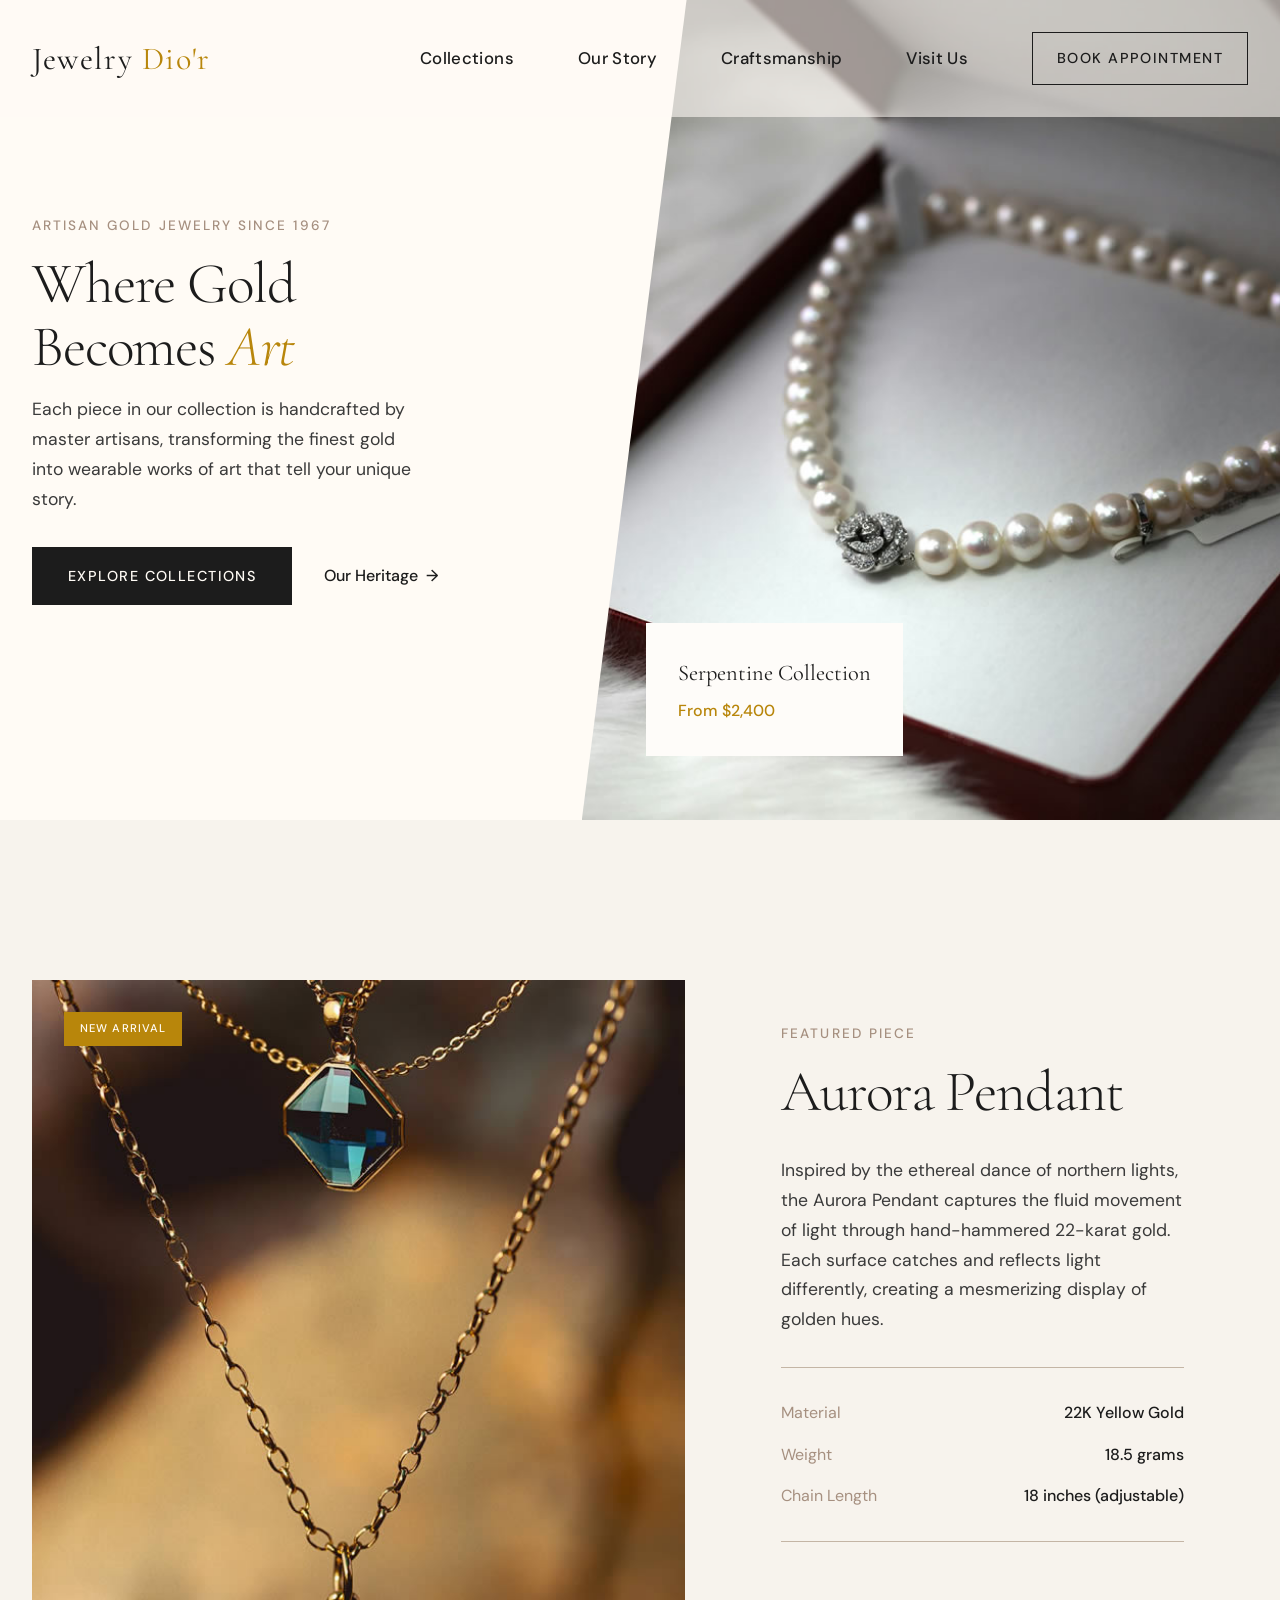
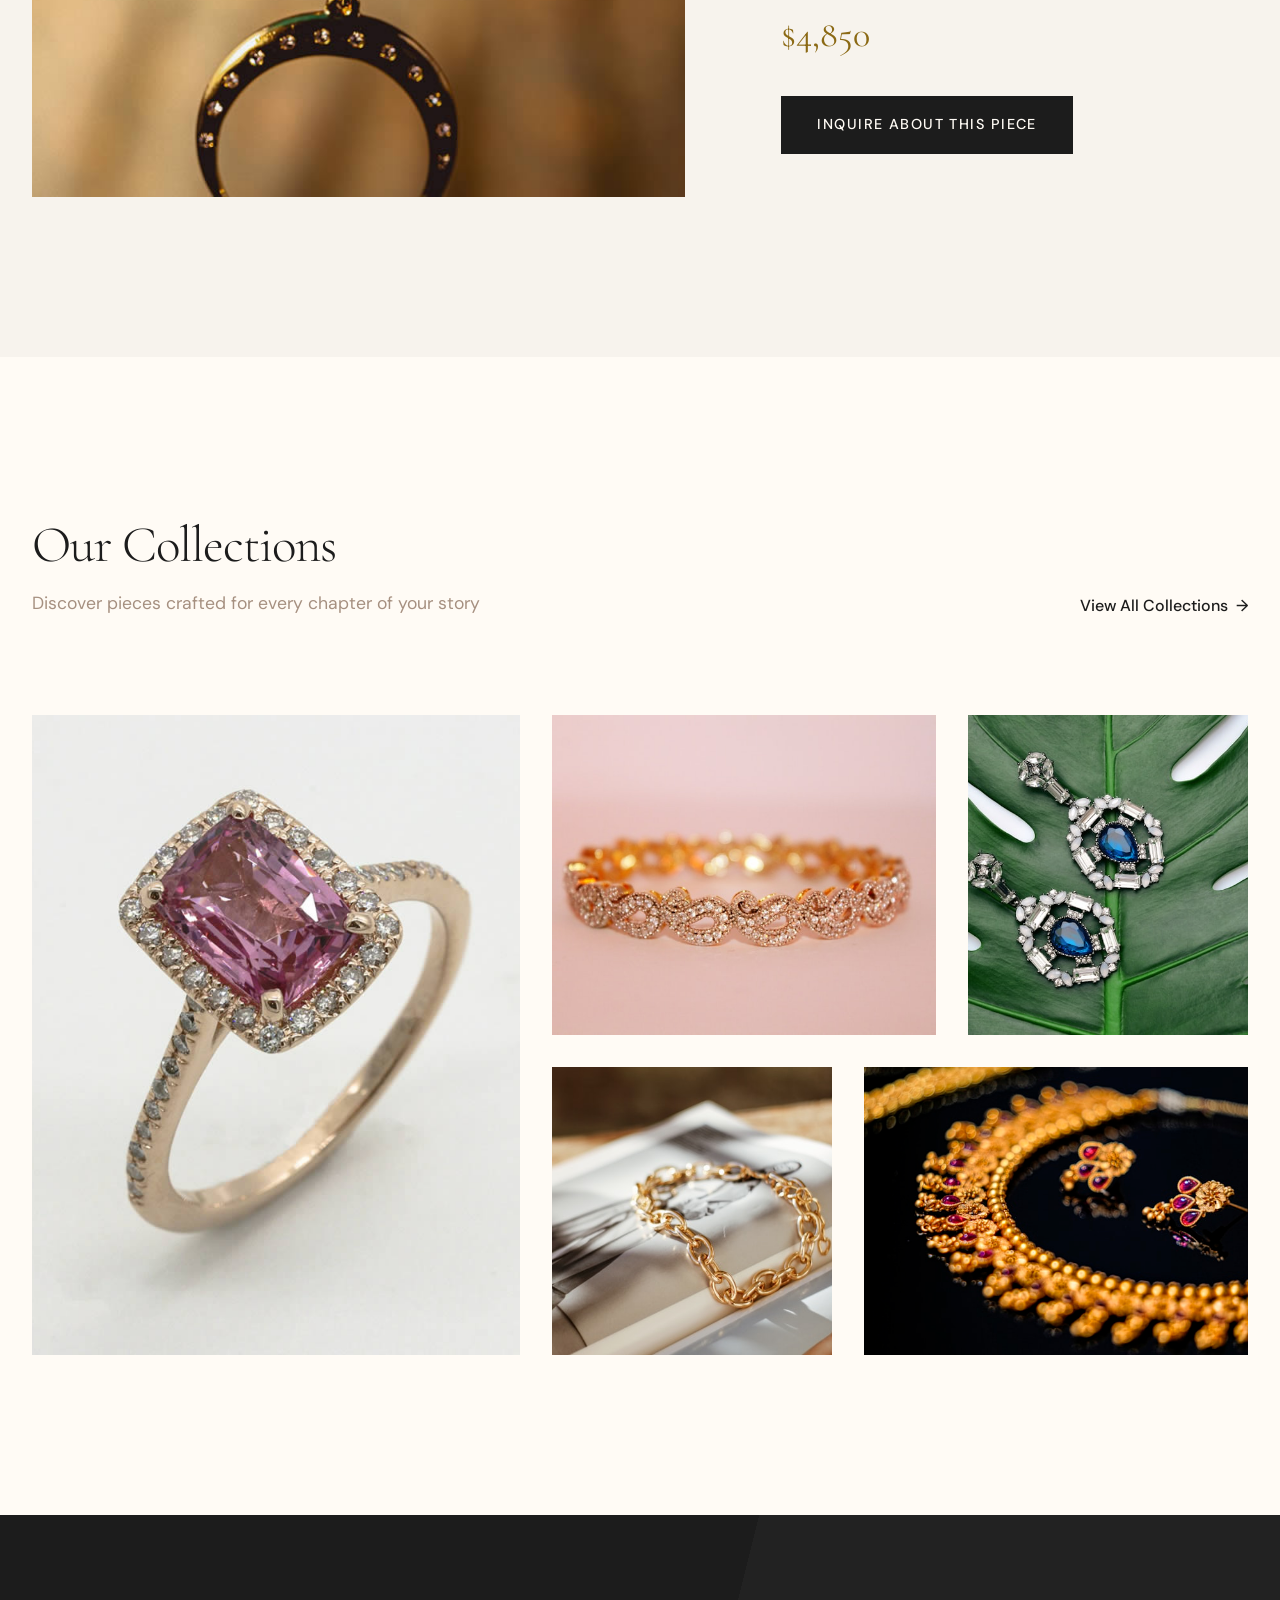
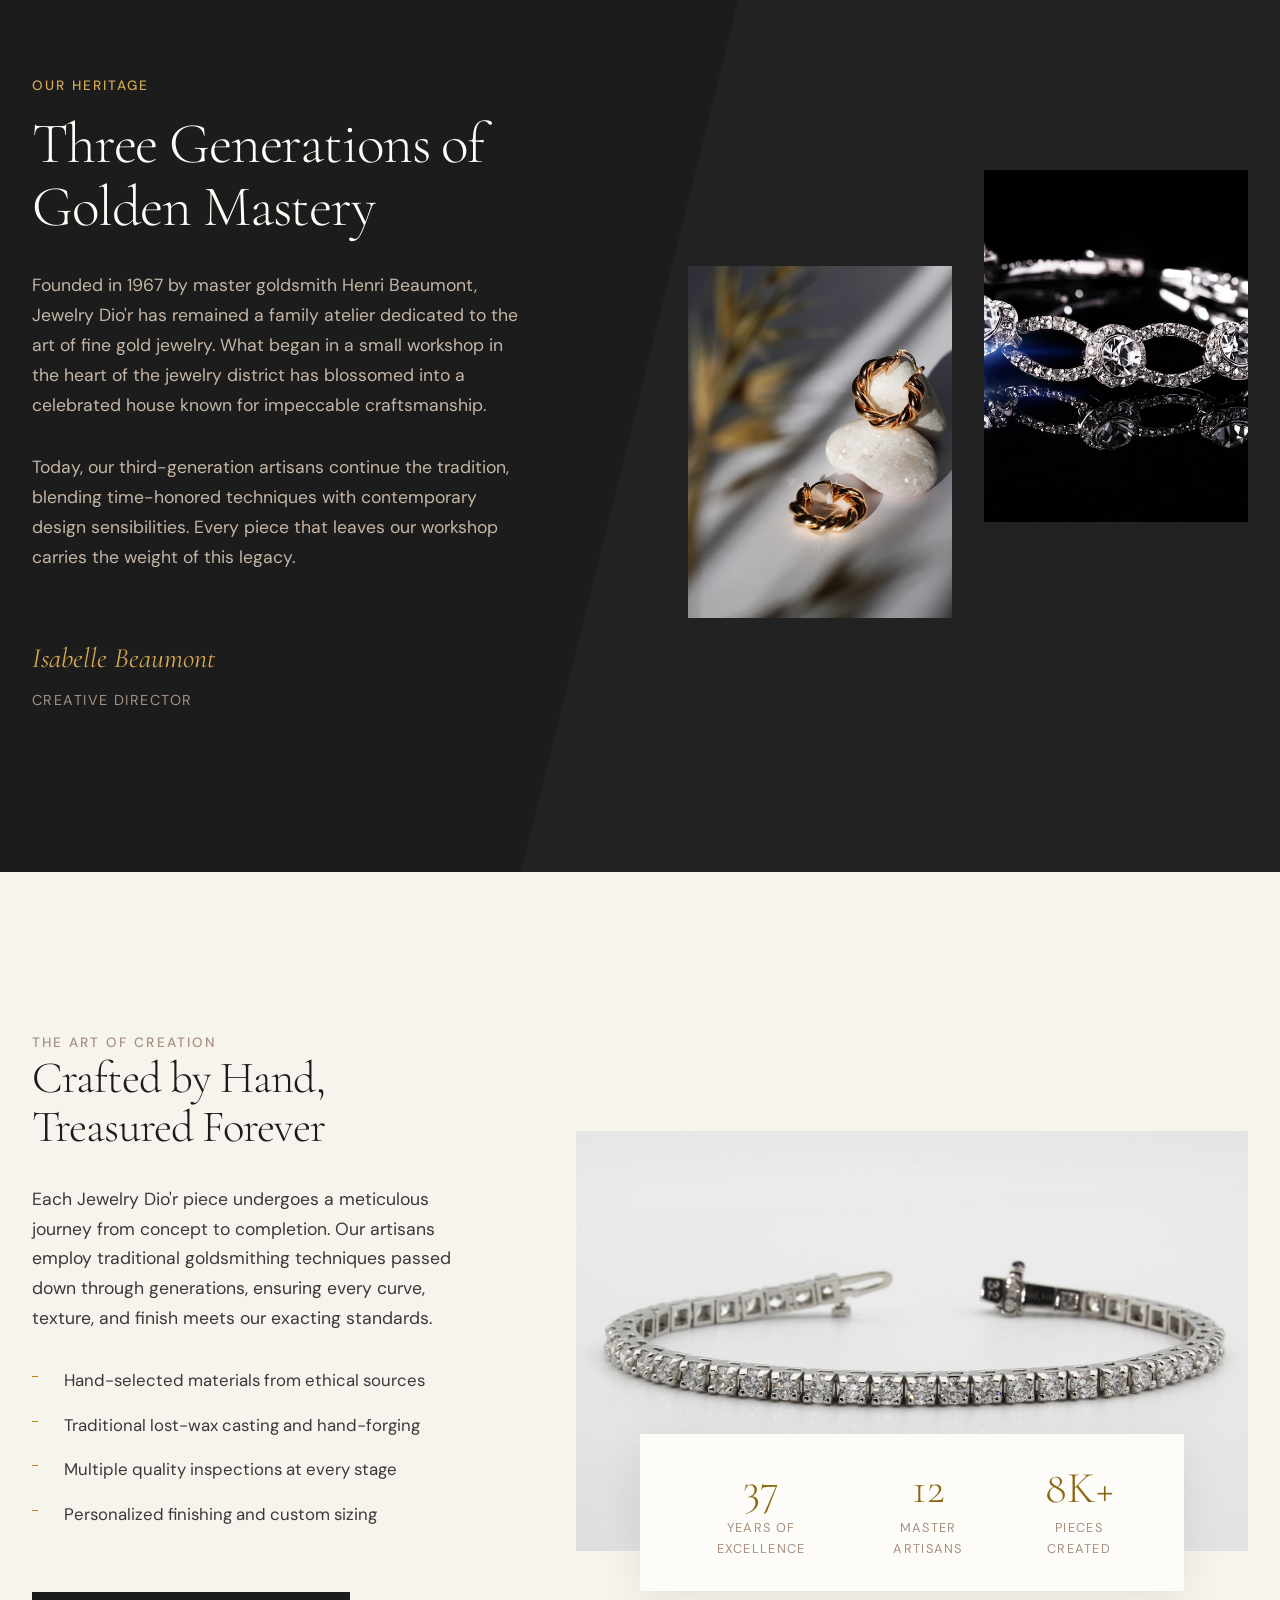
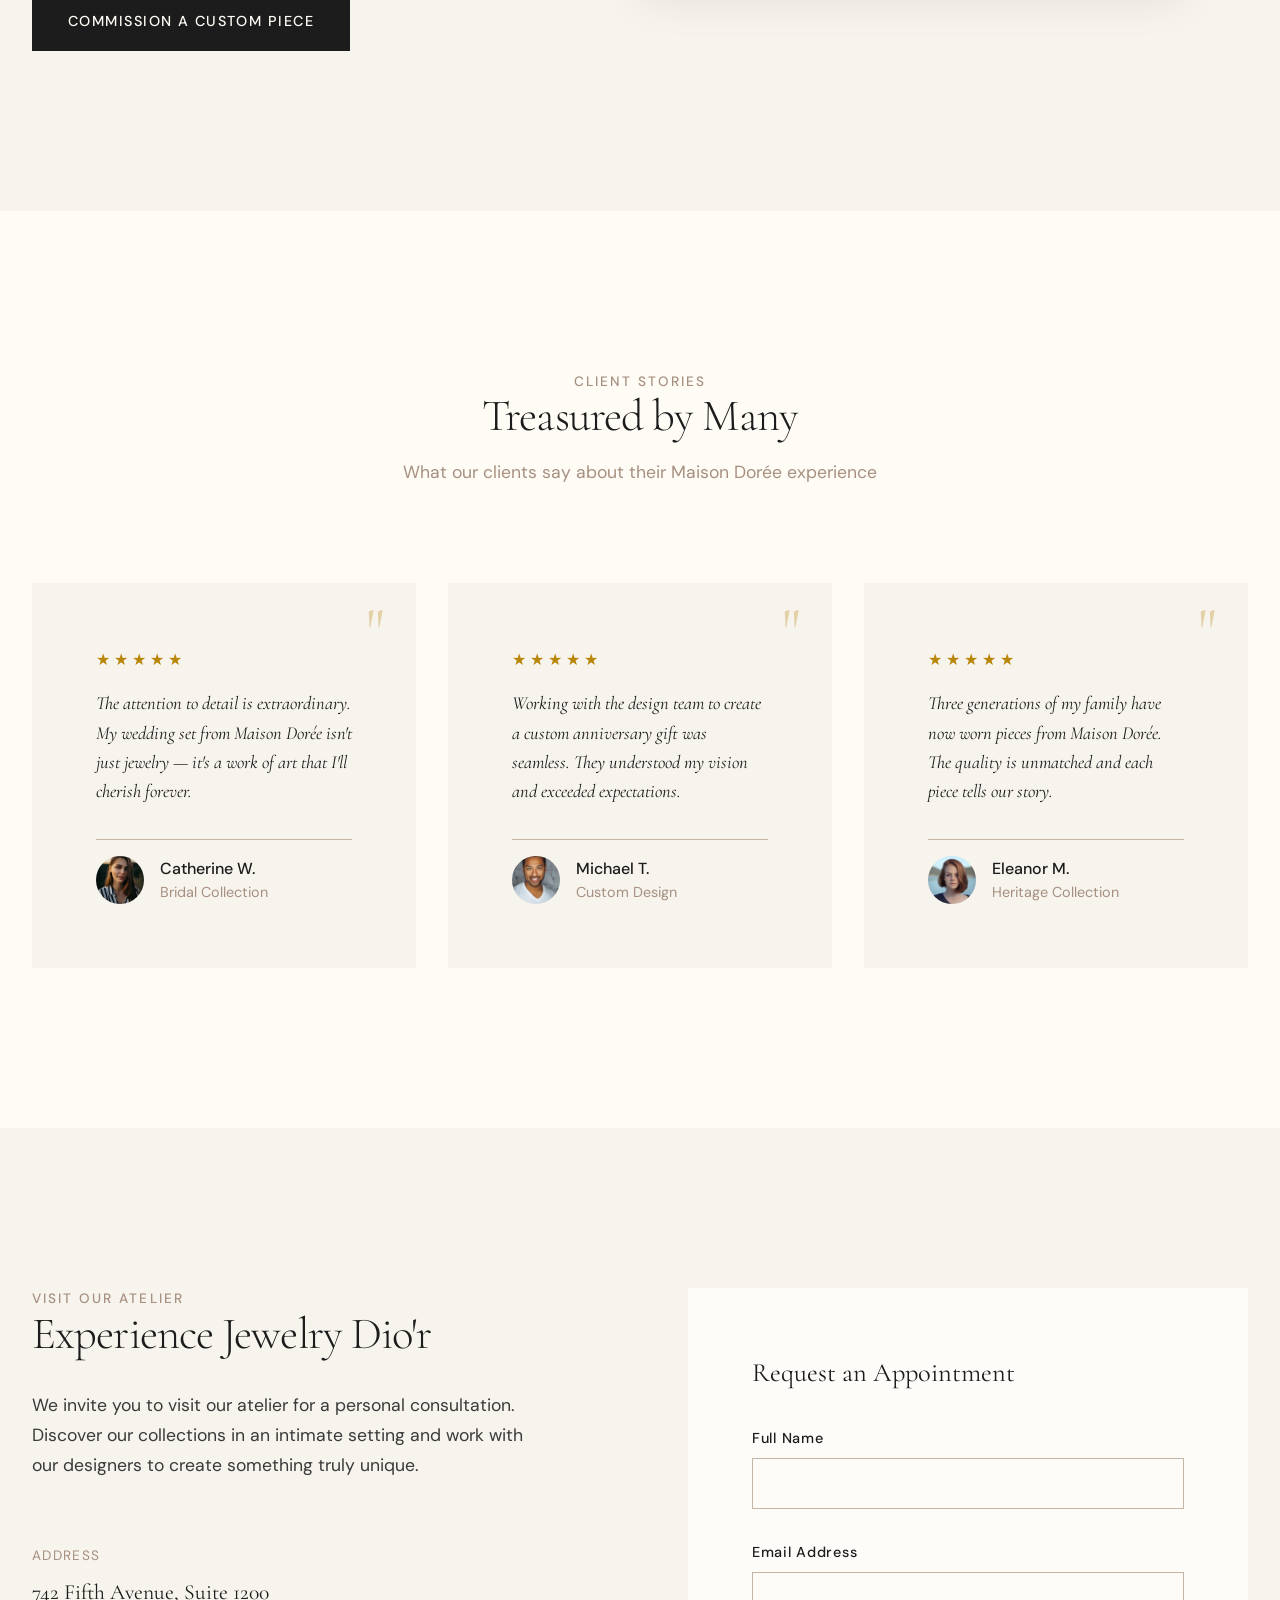
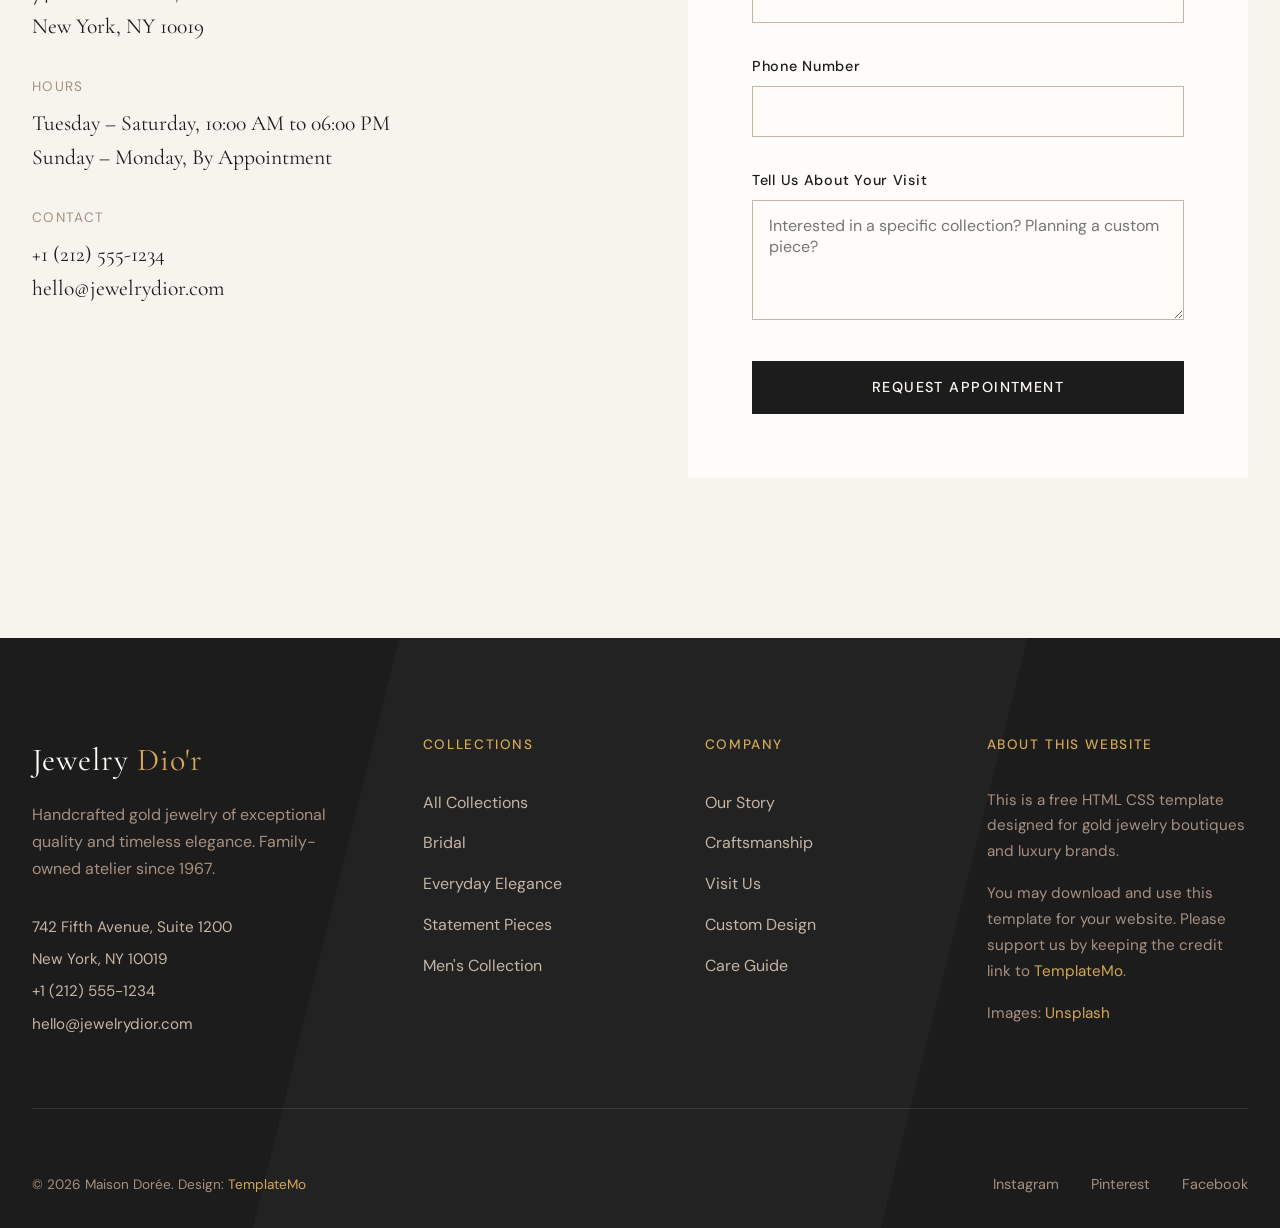
<file: templatemo_611_maison_doree/templatemo_611_maison_doree/index.html>
<!DOCTYPE html>
<html lang="en">

<head>
    <meta charset="UTF-8">
    <meta name="viewport" content="width=device-width, initial-scale=1.0">
    <title>Maison Dorée — Fine Gold Jewelry</title>

    <!-- Google Fonts -->
    <link rel="preconnect" href="https://fonts.googleapis.com">
    <link rel="preconnect" href="https://fonts.gstatic.com" crossorigin>
    <link
        href="https://fonts.googleapis.com/css2?family=Cormorant+Garamond:ital,wght@0,300;0,400;0,500;0,600;1,300;1,400&family=DM+Sans:ital,wght@0,400;0,500;0,600;1,400&display=swap"
        rel="stylesheet">
    <link rel="stylesheet" href="templatemo-maison-style.css">
    <!--

TemplateMo 611 Maison Doree

https://templatemo.com/tm-611-maison-doree

-->
</head>

<body>
    <!-- Header -->
    <header class="site-header" id="header">
        <div class="container">
            <div class="header-inner">
                <a href="#" class="logo">Jewelry <span>Dio'r</span></a>

                <nav class="nav-main">
                    <a href="#collections">Collections</a>
                    <a href="#story">Our Story</a>
                    <a href="#craftsmanship">Craftsmanship</a>
                    <a href="#contact">Visit Us</a>
                    <a href="#contact" class="nav-cta">Book Appointment</a>
                </nav>

                <button class="menu-toggle" id="menuToggle" aria-label="Toggle menu">
                    <span></span>
                    <span></span>
                    <span></span>
                </button>
            </div>
        </div>
    </header>

    <!-- Mobile Navigation -->
    <div class="mobile-overlay" id="mobileOverlay"></div>
    <nav class="mobile-nav" id="mobileNav">
        <button class="mobile-nav-close" id="mobileNavClose">×</button>
        <ul class="mobile-nav-links">
            <li><a href="#collections">Collections</a></li>
            <li><a href="#story">Our Story</a></li>
            <li><a href="#craftsmanship">Craftsmanship</a></li>
            <li><a href="#contact">Visit Us</a></li>
        </ul>
        <div class="mobile-nav-cta">
            <a href="#contact" class="btn-primary">Book Appointment</a>
        </div>
    </nav>

    <!-- Hero Section -->
    <section class="hero">
        <div class="hero-content">
            <p class="text-label hero-tagline">Artisan Gold Jewelry Since 1967</p>
            <h1 class="heading-display hero-title">
                Where Gold<br>Becomes <em>Art</em>
            </h1>
            <p class="text-body hero-description">
                Each piece in our collection is handcrafted by master artisans,
                transforming the finest gold into wearable works of art that
                tell your unique story.
            </p>
            <div class="hero-actions">
                <a href="#collections" class="btn-primary">Explore Collections</a>
                <a href="#story" class="btn-text">Our Heritage</a>
            </div>
        </div>
        <div class="hero-image">
            <div class="hero-slide active" data-title="Serpentine Collection" data-price="From $2,400">
                <img src="images/maison-hero-01.jpg" alt="Serpentine gold jewelry collection">
            </div>
            <div class="hero-slide" data-title="Aurora Pendant" data-price="From $4,850">
                <img src="images/maison-hero-02.jpg" alt="Aurora gold pendant necklace">
            </div>
            <div class="hero-slide" data-title="Heritage Rings" data-price="From $3,200">
                <img src="images/maison-hero-03.jpg" alt="Heritage gold ring collection">
            </div>
            <div class="hero-image-overlay">
                <p class="overlay-title" id="heroTitle">Serpentine Collection</p>
                <p class="overlay-price" id="heroPrice">From $2,400</p>
            </div>
        </div>
    </section>

    <!-- Featured Piece -->
    <section class="featured-piece">
        <div class="container">
            <div class="featured-grid">
                <div class="featured-image-wrapper">
                    <div class="featured-image">
                        <img src="images/maison-hero-02.jpg" alt="Handcrafted gold necklace">
                    </div>
                    <div class="featured-badge">New Arrival</div>
                </div>
                <div class="featured-content">
                    <p class="text-label featured-label">Featured Piece</p>
                    <h2 class="heading-display featured-title">
                        Aurora Pendant
                    </h2>
                    <p class="text-body featured-description">
                        Inspired by the ethereal dance of northern lights,
                        the Aurora Pendant captures the fluid movement of light
                        through hand-hammered 22-karat gold. Each surface catches
                        and reflects light differently, creating a mesmerizing
                        display of golden hues.
                    </p>
                    <div class="featured-details">
                        <div class="detail-row">
                            <span class="detail-label">Material</span>
                            <span class="detail-value">22K Yellow Gold</span>
                        </div>
                        <div class="detail-row">
                            <span class="detail-label">Weight</span>
                            <span class="detail-value">18.5 grams</span>
                        </div>
                        <div class="detail-row">
                            <span class="detail-label">Chain Length</span>
                            <span class="detail-value">18 inches (adjustable)</span>
                        </div>
                    </div>
                    <p class="featured-price">$4,850</p>
                    <a href="#contact" class="btn-primary">Inquire About This Piece</a>
                </div>
            </div>
        </div>
    </section>

    <!-- Collections -->
    <section class="collections" id="collections">
        <div class="container">
            <div class="section-header">
                <div class="section-header-left">
                    <h2 class="heading-display section-title">Our Collections</h2>
                    <p class="text-body section-subtitle">
                        Discover pieces crafted for every chapter of your story
                    </p>
                </div>
                <a href="#" class="btn-text">View All Collections</a>
            </div>

            <div class="collections-grid">
                <div class="collection-item">
                    <div class="collection-image">
                        <img src="images/maison-hero-03.jpg" alt="Bridal jewelry collection">
                    </div>
                    <div class="collection-overlay">
                        <h3 class="collection-name">Bridal</h3>
                        <p class="collection-count">24 pieces</p>
                    </div>
                </div>

                <div class="collection-item">
                    <div class="collection-image">
                        <img src="images/maison-doree-01.jpg" alt="Everyday gold jewelry">
                    </div>
                    <div class="collection-overlay">
                        <h3 class="collection-name">Everyday Elegance</h3>
                        <p class="collection-count">36 pieces</p>
                    </div>
                </div>

                <div class="collection-item">
                    <div class="collection-image">
                        <img src="images/maison-doree-02.jpg" alt="Statement gold pieces">
                    </div>
                    <div class="collection-overlay">
                        <h3 class="collection-name">Statement</h3>
                        <p class="collection-count">18 pieces</p>
                    </div>
                </div>

                <div class="collection-item">
                    <div class="collection-image">
                        <img src="images/maison-doree-03.jpg" alt="Heritage collection">
                    </div>
                    <div class="collection-overlay">
                        <h3 class="collection-name">Heritage</h3>
                        <p class="collection-count">12 pieces</p>
                    </div>
                </div>

                <div class="collection-item">
                    <div class="collection-image">
                        <img src="images/maison-doree-04.jpg" alt="Men's gold collection">
                    </div>
                    <div class="collection-overlay">
                        <h3 class="collection-name">Men's Collection</h3>
                        <p class="collection-count">15 pieces</p>
                    </div>
                </div>
            </div>
        </div>
    </section>

    <!-- Our Story -->
    <section class="story" id="story">
        <div class="container">
            <div class="story-grid">
                <div class="story-content">
                    <p class="text-label story-label">Our Heritage</p>
                    <h2 class="heading-display story-title">
                        Three Generations of Golden Mastery
                    </h2>
                    <p class="text-body story-text">
                        Founded in 1967 by master goldsmith Henri Beaumont,
                        Jewelry Dio'r has remained a family atelier dedicated to
                        the art of fine gold jewelry. What began in a small
                        workshop in the heart of the jewelry district has
                        blossomed into a celebrated house known for impeccable
                        craftsmanship.
                    </p>
                    <p class="text-body story-text">
                        Today, our third-generation artisans continue the
                        tradition, blending time-honored techniques with
                        contemporary design sensibilities. Every piece that
                        leaves our workshop carries the weight of this legacy.
                    </p>
                    <div class="story-signature">
                        <p class="signature-name">Isabelle Beaumont</p>
                        <p class="signature-title">Creative Director</p>
                    </div>
                </div>
                <div class="story-images">
                    <div class="story-image">
                        <img src="images/maison-doree-05.jpg" alt="Goldsmith at work">
                    </div>
                    <div class="story-image">
                        <img src="images/maison-doree-06.jpg" alt="Jewelry crafting detail">
                    </div>
                </div>
            </div>
        </div>
    </section>

    <!-- Craftsmanship -->
    <section class="craftsmanship" id="craftsmanship">
        <div class="container">
            <div class="craft-grid">
                <div class="craft-content">
                    <p class="text-label">The Art of Creation</p>
                    <h2 class="heading-display craft-title">
                        Crafted by Hand, Treasured Forever
                    </h2>
                    <p class="text-body craft-text">
                        Each Jewelry Dio'r piece undergoes a meticulous journey
                        from concept to completion. Our artisans employ
                        traditional goldsmithing techniques passed down through
                        generations, ensuring every curve, texture, and finish
                        meets our exacting standards.
                    </p>
                    <ul class="craft-list text-body">
                        <li>Hand-selected materials from ethical sources</li>
                        <li>Traditional lost-wax casting and hand-forging</li>
                        <li>Multiple quality inspections at every stage</li>
                        <li>Personalized finishing and custom sizing</li>
                    </ul>
                    <a href="#contact" class="btn-primary">Commission a Custom Piece</a>
                </div>
                <div class="craft-image-wrapper">
                    <div class="craft-image">
                        <img src="images/maison-doree-07.jpg" alt="Jewelry craftsmanship workshop">
                    </div>
                    <div class="craft-stats">
                        <div class="stat-item">
                            <p class="stat-number">37</p>
                            <p class="stat-label">Years of Excellence</p>
                        </div>
                        <div class="stat-item">
                            <p class="stat-number">12</p>
                            <p class="stat-label">Master Artisans</p>
                        </div>
                        <div class="stat-item">
                            <p class="stat-number">8K+</p>
                            <p class="stat-label">Pieces Created</p>
                        </div>
                    </div>
                </div>
            </div>
        </div>
    </section>

    <!-- Testimonials -->
    <section class="testimonials">
        <div class="container">
            <div class="testimonials-header">
                <p class="text-label">Client Stories</p>
                <h2 class="heading-display testimonials-title">Treasured by Many</h2>
                <p class="text-body testimonials-subtitle">What our clients say about their Maison Dorée experience</p>
            </div>

            <div class="testimonials-grid">
                <div class="testimonial-card">
                    <div class="testimonial-stars">
                        <span>★</span><span>★</span><span>★</span><span>★</span><span>★</span>
                    </div>
                    <p class="testimonial-text">
                        The attention to detail is extraordinary. My wedding set from Maison Dorée isn't just jewelry —
                        it's a work of art that I'll cherish forever.
                    </p>
                    <div class="testimonial-author">
                        <div class="testimonial-avatar">
                            <img src="images/avatar-01.jpg" alt="Catherine W.">
                        </div>
                        <div class="testimonial-info">
                            <p class="testimonial-name">Catherine W.</p>
                            <p class="testimonial-detail">Bridal Collection</p>
                        </div>
                    </div>
                </div>

                <div class="testimonial-card">
                    <div class="testimonial-stars">
                        <span>★</span><span>★</span><span>★</span><span>★</span><span>★</span>
                    </div>
                    <p class="testimonial-text">
                        Working with the design team to create a custom anniversary gift was seamless. They understood
                        my vision and exceeded expectations.
                    </p>
                    <div class="testimonial-author">
                        <div class="testimonial-avatar">
                            <img src="images/avatar-02.jpg" alt="Michael T.">
                        </div>
                        <div class="testimonial-info">
                            <p class="testimonial-name">Michael T.</p>
                            <p class="testimonial-detail">Custom Design</p>
                        </div>
                    </div>
                </div>

                <div class="testimonial-card">
                    <div class="testimonial-stars">
                        <span>★</span><span>★</span><span>★</span><span>★</span><span>★</span>
                    </div>
                    <p class="testimonial-text">
                        Three generations of my family have now worn pieces from Maison Dorée. The quality is unmatched
                        and each piece tells our story.
                    </p>
                    <div class="testimonial-author">
                        <div class="testimonial-avatar">
                            <img src="images/avatar-03.jpg" alt="Eleanor M.">
                        </div>
                        <div class="testimonial-info">
                            <p class="testimonial-name">Eleanor M.</p>
                            <p class="testimonial-detail">Heritage Collection</p>
                        </div>
                    </div>
                </div>
            </div>
        </div>
    </section>

    <!-- Contact -->
    <section class="contact" id="contact">
        <div class="container">
            <div class="contact-grid">
                <div class="contact-content">
                    <p class="text-label">Visit Our Atelier</p>
                    <h2 class="heading-display contact-title">
                        Experience Jewelry Dio'r
                    </h2>
                    <p class="text-body contact-text">
                        We invite you to visit our atelier for a personal
                        consultation. Discover our collections in an intimate
                        setting and work with our designers to create something
                        truly unique.
                    </p>

                    <div class="contact-details">
                        <div class="contact-item">
                            <p class="contact-item-label">Address</p>
                            <p class="contact-item-value">
                                742 Fifth Avenue, Suite 1200<br>
                                New York, NY 10019
                            </p>
                        </div>
                        <div class="contact-item">
                            <p class="contact-item-label">Hours</p>
                            <p class="contact-item-value">
                                Tuesday – Saturday, 10:00 AM to 06:00 PM<br>
                                Sunday – Monday, By Appointment
                            </p>
                        </div>
                        <div class="contact-item">
                            <p class="contact-item-label">Contact</p>
                            <p class="contact-item-value">
                                <a href="tel:+12125551234">+1 (212) 555-1234</a><br>
                                <a href="mailto:hello@maisondoree.com">hello@jewelrydior.com</a>
                            </p>
                        </div>
                    </div>
                </div>

                <div class="contact-form-wrapper">
                    <h3 class="form-title">Request an Appointment</h3>
                    <form id="appointmentForm">
                        <div class="form-group">
                            <label class="form-label" for="name">Full Name</label>
                            <input type="text" id="name" name="name" class="form-input" required>
                        </div>
                        <div class="form-group">
                            <label class="form-label" for="email">Email Address</label>
                            <input type="email" id="email" name="email" class="form-input" required>
                        </div>
                        <div class="form-group">
                            <label class="form-label" for="phone">Phone Number</label>
                            <input type="tel" id="phone" name="phone" class="form-input">
                        </div>
                        <div class="form-group">
                            <label class="form-label" for="message">Tell Us About Your Visit</label>
                            <textarea id="message" name="message" class="form-textarea"
                                placeholder="Interested in a specific collection? Planning a custom piece?"></textarea>
                        </div>
                        <button type="submit" class="form-submit">Request Appointment</button>
                    </form>
                </div>
            </div>
        </div>
    </section>

    <!-- Footer -->
    <footer class="site-footer">
        <div class="container">
            <div class="footer-grid">
                <!-- Column 1: Brand & Contact -->
                <div class="footer-brand">
                    <p class="footer-logo">Jewelry <span>Dio'r</span></p>
                    <p class="footer-tagline">
                        Handcrafted gold jewelry of exceptional quality and timeless elegance. Family-owned atelier
                        since 1967.
                    </p>
                    <div class="footer-contact-info">
                        <p>742 Fifth Avenue, Suite 1200</p>
                        <p>New York, NY 10019</p>
                        <p><a href="tel:+12125551234">+1 (212) 555-1234</a></p>
                        <p><a href="mailto:hello@maisondoree.com">hello@jewelrydior.com</a></p>
                    </div>
                </div>

                <!-- Column 2: Quick Links -->
                <div class="footer-column">
                    <h4 class="footer-column-title">Collections</h4>
                    <ul class="footer-links">
                        <li><a href="#collections">All Collections</a></li>
                        <li><a href="#">Bridal</a></li>
                        <li><a href="#">Everyday Elegance</a></li>
                        <li><a href="#">Statement Pieces</a></li>
                        <li><a href="#">Men's Collection</a></li>
                    </ul>
                </div>

                <!-- Column 3: Company -->
                <div class="footer-column">
                    <h4 class="footer-column-title">Company</h4>
                    <ul class="footer-links">
                        <li><a href="#story">Our Story</a></li>
                        <li><a href="#craftsmanship">Craftsmanship</a></li>
                        <li><a href="#contact">Visit Us</a></li>
                        <li><a href="#">Custom Design</a></li>
                        <li><a href="#">Care Guide</a></li>
                    </ul>
                </div>

                <!-- Column 4: About This Website -->
                <div class="footer-column footer-about">
                    <h4 class="footer-column-title">About This Website</h4>
                    <p>
                        This is a free HTML CSS template designed for gold jewelry boutiques and luxury brands.
                    </p>
                    <p>
                        You may download and use this template for your website. Please support us by keeping the credit
                        link to <a href="https://templatemo.com" target="_blank">TemplateMo</a>.
                    </p>
                    <p>
                        Images: <a href="https://unsplash.com" target="_blank">Unsplash</a>
                    </p>
                </div>
            </div>

            <!-- Footer Bottom -->
            <div class="footer-bottom">
                <p class="footer-copyright">© 2026 Maison Dorée. Design: <a href="https://templatemo.com"
                        target="_blank" rel="nofollow">TemplateMo</a></p>
                <div class="footer-social">
                    <a href="#">Instagram</a>
                    <a href="#">Pinterest</a>
                    <a href="#">Facebook</a>
                </div>
            </div>
        </div>
    </footer>
    <script src="templatemo-maison-doree.js"></script>
</body>

</html>
</file>
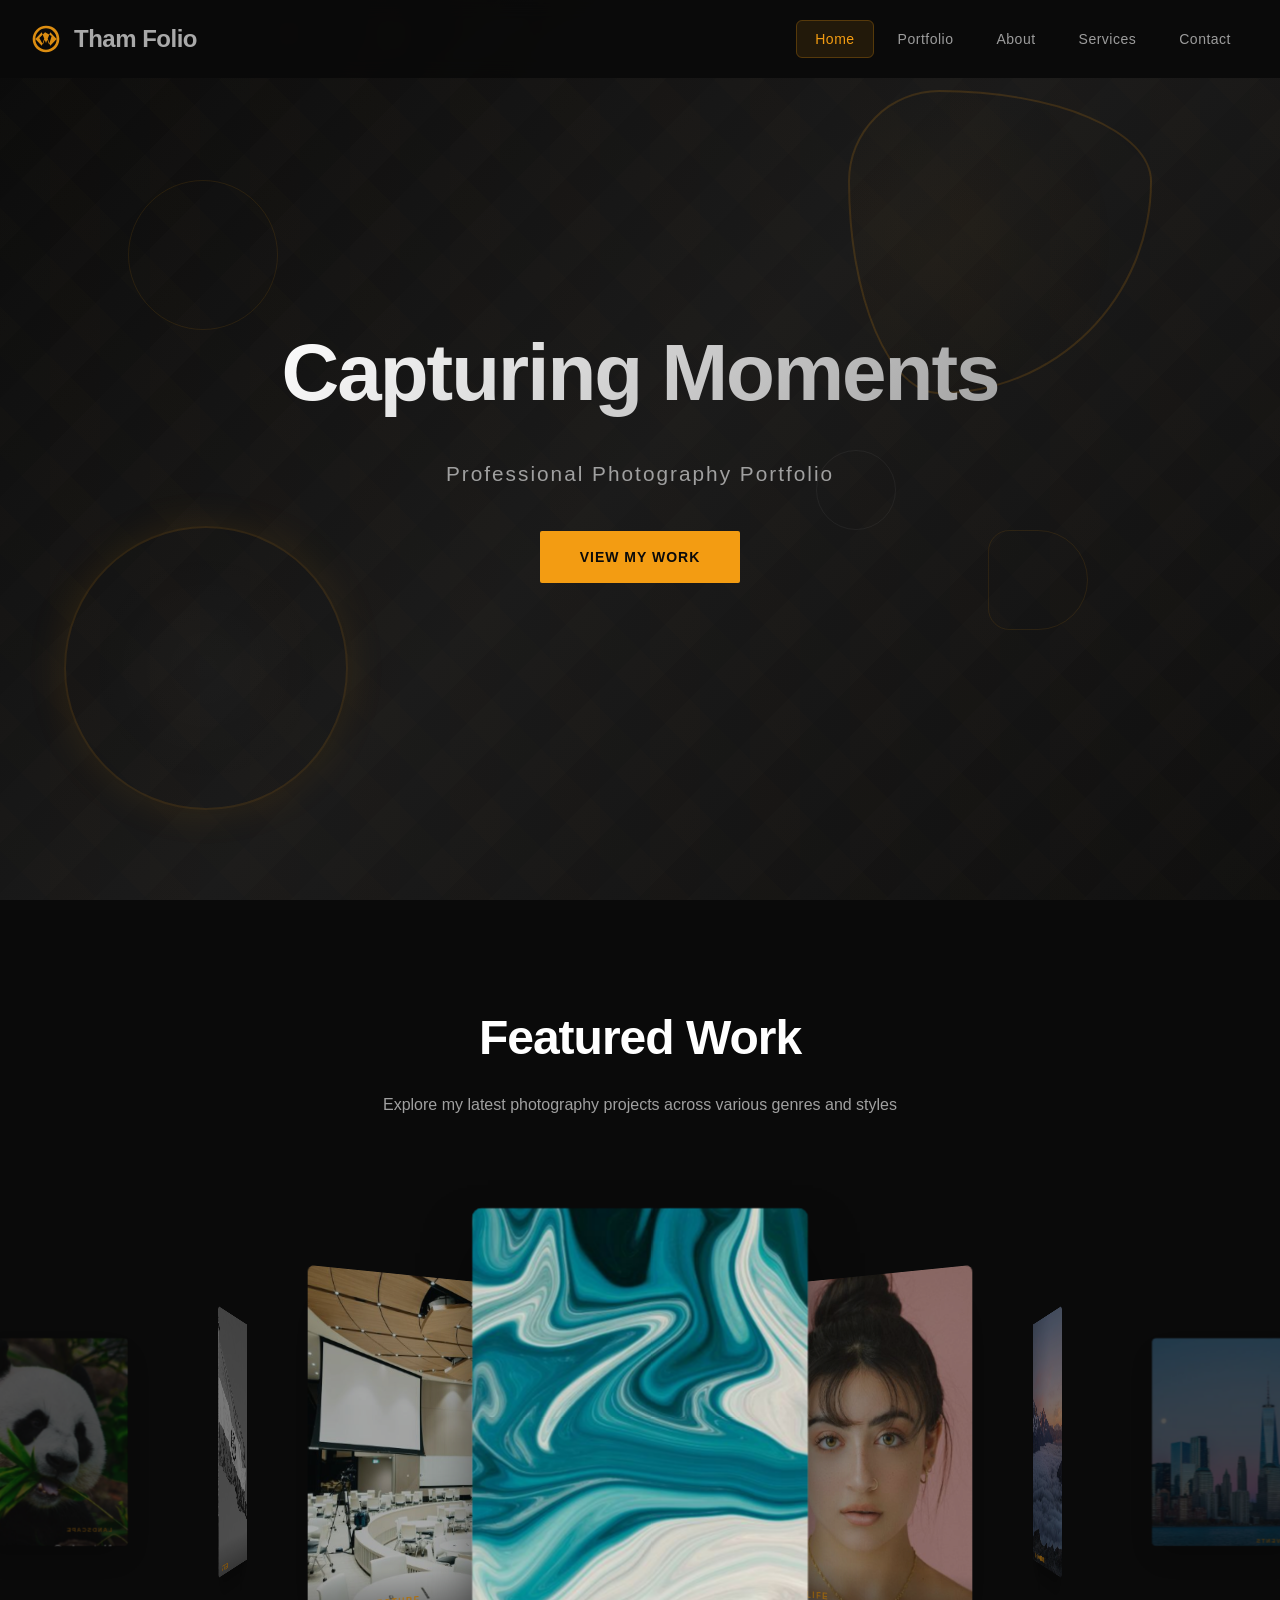
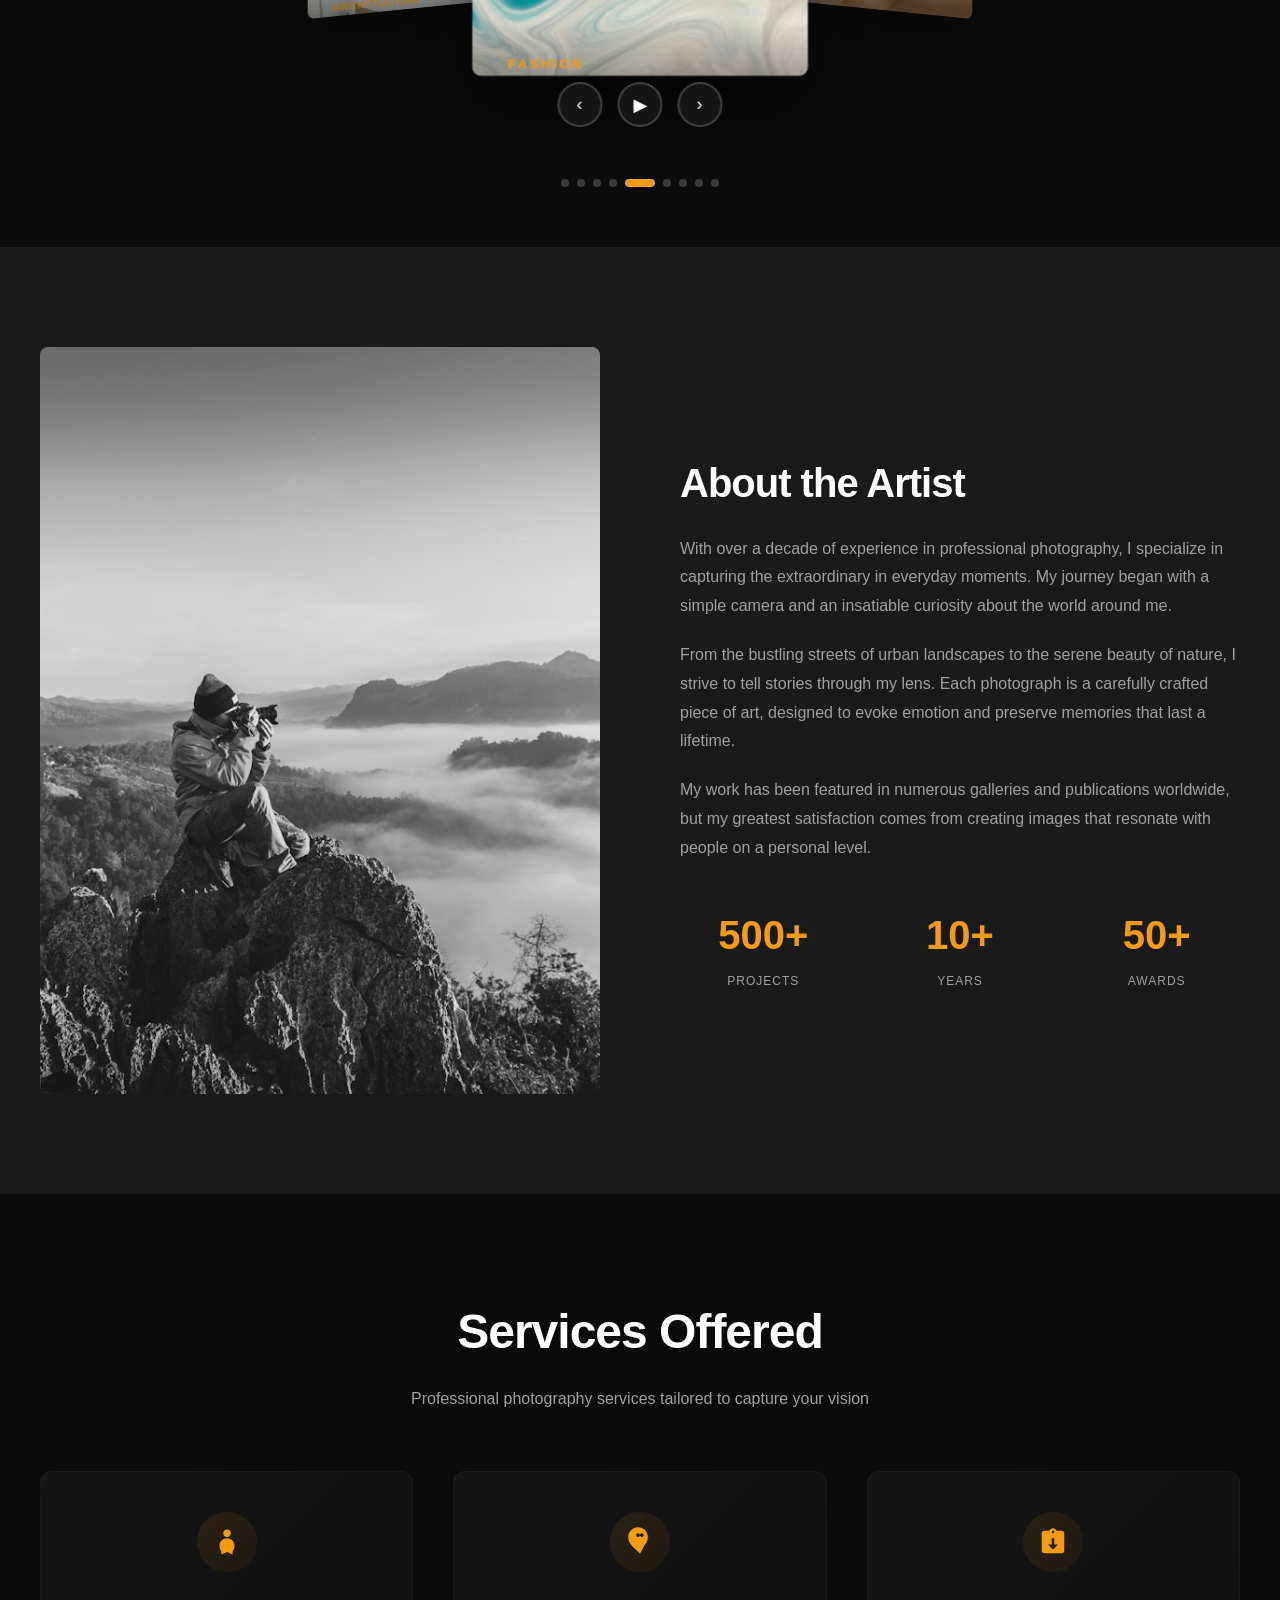
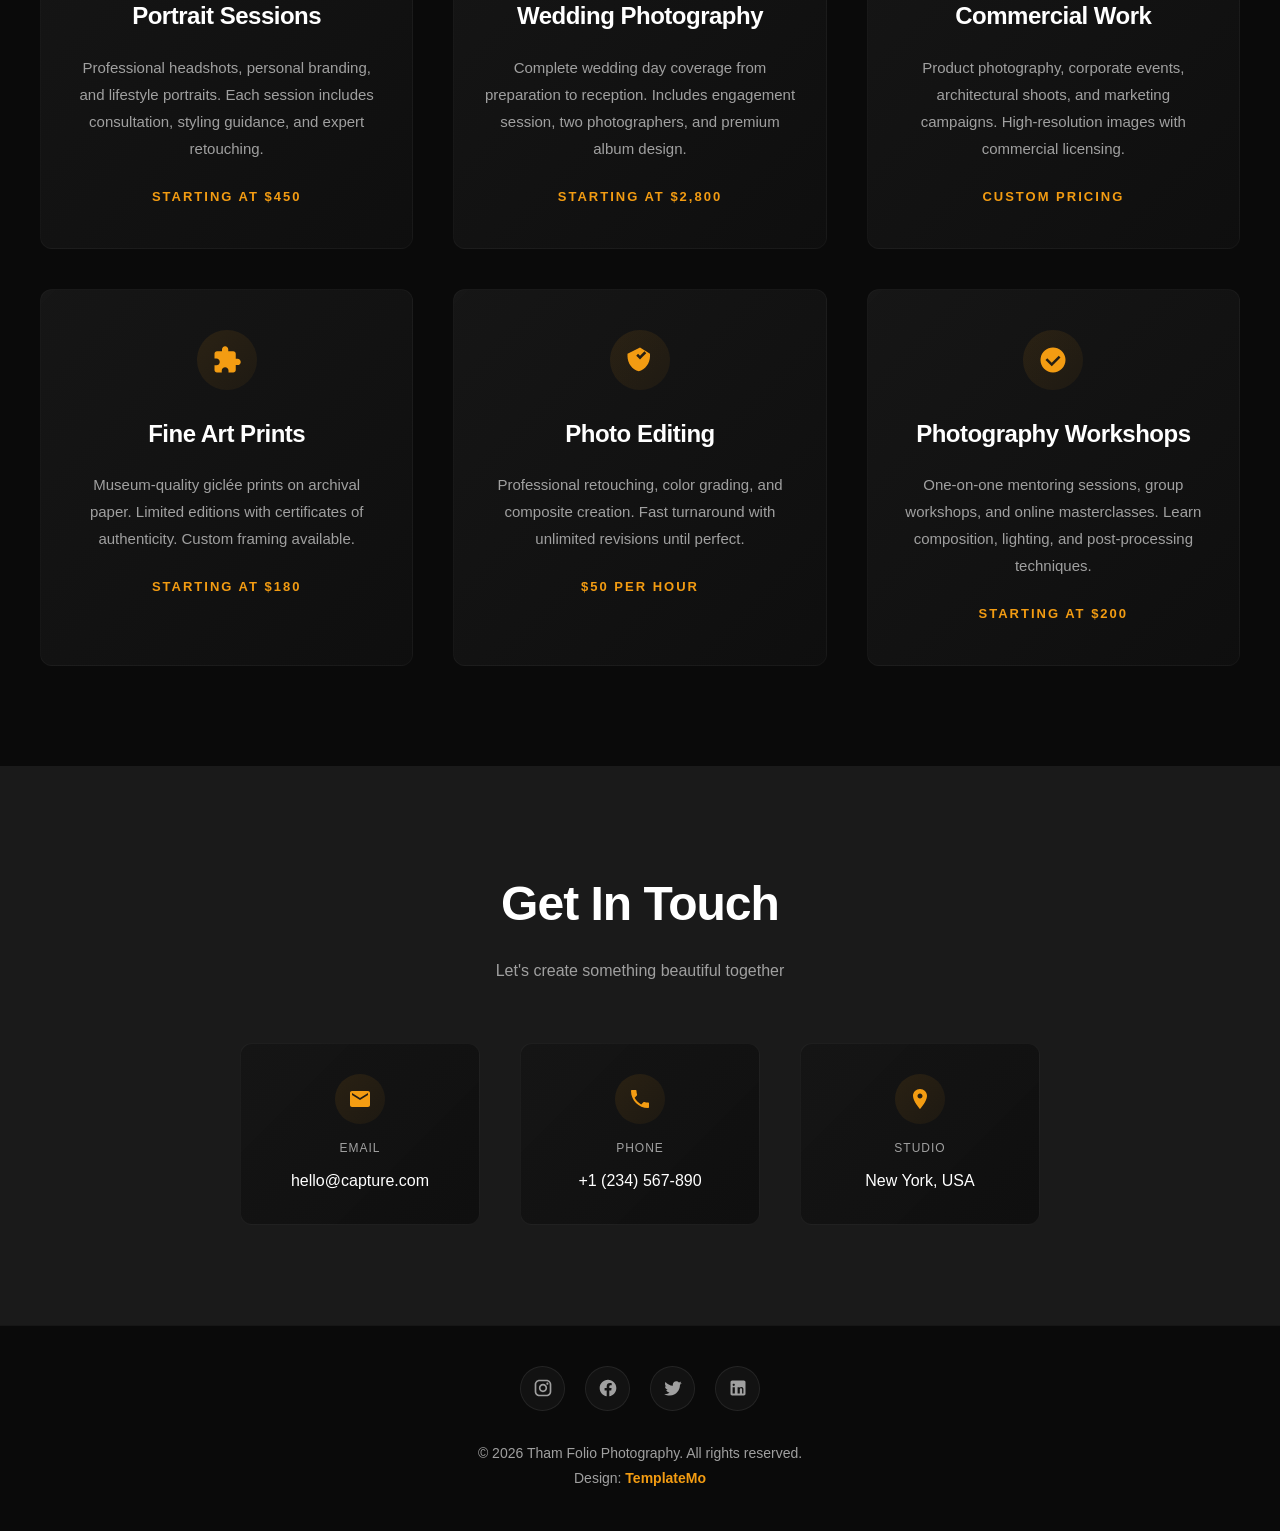
<file: templatemo_615_amber_folio/templatemo_615_amber_folio/index.html>
<!DOCTYPE html>
<html lang="en">
<head>
    <meta charset="UTF-8">
    <meta name="viewport" content="width=device-width, initial-scale=1.0">
    <title>Amber Folio Dark Photography Portfolio by TemplateMo</title>
    <link rel="stylesheet" href="templatemo-amber-folio.css">
<!--

TemplateMo 615 Amber Folio

https://templatemo.com/tm-615-amber-folio

-->
</head>
<body>
    <!-- Loading Screen -->
    <div class="loading-screen" id="loadingScreen">
        <div class="loader"></div>
    </div>

    <!-- Header Navigation -->
    <header id="header">
        <nav>
            <a href="#home" class="logo">
                <svg viewBox="0 0 24 24" xmlns="http://www.w3.org/2000/svg">
                    <path d="M12 20C16.4 20 20 16.4 20 12C20 7.6 16.4 4 12 4C7.6 4 4 7.6 4 12C4 16.4 7.6 20 12 20M12 2C18.5 2 22 6.5 22 12C22 17.5 17.5 22 12 22C6.5 22 2 17.5 2 12C2 6.5 6.5 2 12 2M14.3 16.2L12 10L9.7 16.2L7 11.3L11.3 7L16.2 9.7L14.3 16.2M8.8 17L12 8L15.2 17L20 12L15.2 7L12 15L8.8 7L4 12L8.8 17Z"/>
                </svg>
                Tham Folio
            </a>
            <ul class="nav-menu" id="navMenu">
                <li><a href="#home">Home</a></li>
                <li><a href="#portfolio">Portfolio</a></li>
                <li><a href="#about">About</a></li>
                <li><a href="#services">Services</a></li>
                <li><a href="#contact">Contact</a></li>
            </ul>
            <div class="menu-toggle" id="menuToggle">
                <span></span>
                <span></span>
                <span></span>
            </div>
        </nav>
    </header>

    <!-- Hero Section -->
    <section class="hero-section" id="home">
        <div class="hero-bg"></div>
        <div class="hero-shapes">
            <div class="floating-accent accent-1"></div>
            <div class="floating-accent accent-2"></div>
            <div class="floating-accent accent-3"></div>
        </div>
        <div class="hero-content reveal">
            <h1 class="hero-title">Capturing Moments</h1>
            <p class="hero-subtitle">Professional Photography Portfolio</p>
            <a href="#portfolio" class="cta-button">View My Work</a>
        </div>
    </section>

    <!-- Portfolio Section with Coverflow -->
    <section class="portfolio-section" id="portfolio">
        <div class="section-header reveal">
            <h2 class="section-title">Featured Work</h2>
            <p class="section-subtitle">Explore my latest photography projects across various genres and styles</p>
        </div>

        <div class="coverflow-wrapper">
            <div class="coverflow-container" id="coverflowContainer">
                <!-- Portrait Photography -->
                <div class="coverflow-item" data-index="0">
                    <img src="images/templatemo-amber-folio-01.jpg" alt="Portrait Photography" class="portfolio-image">
                    <div class="portfolio-overlay">
                        <div class="portfolio-category">Portrait</div>
                        <h3 class="portfolio-title">Human Stories</h3>
                        <p class="portfolio-description">Capturing authentic emotions and personalities</p>
                    </div>
                </div>

                <!-- Landscape Photography -->
                <div class="coverflow-item" data-index="1">
                    <img src="images/templatemo-amber-folio-02.jpg" alt="Landscape Photography" class="portfolio-image">
                    <div class="portfolio-overlay">
                        <div class="portfolio-category">Landscape</div>
                        <h3 class="portfolio-title">Nature's Canvas</h3>
                        <p class="portfolio-description">Breathtaking vistas and natural wonders</p>
                    </div>
                </div>

                <!-- Street Photography -->
                <div class="coverflow-item" data-index="2">
                    <img src="images/templatemo-amber-folio-03.jpg" alt="Street Photography" class="portfolio-image">
                    <div class="portfolio-overlay">
                        <div class="portfolio-category">Street</div>
                        <h3 class="portfolio-title">Urban Life</h3>
                        <p class="portfolio-description">Candid moments in city environments</p>
                    </div>
                </div>

                <!-- Architecture Photography -->
                <div class="coverflow-item" data-index="3">
                    <img src="images/templatemo-amber-folio-04.jpg" alt="Architecture Photography" class="portfolio-image">
                    <div class="portfolio-overlay">
                        <div class="portfolio-category">Architecture</div>
                        <h3 class="portfolio-title">Structural Beauty</h3>
                        <p class="portfolio-description">Modern lines and timeless designs</p>
                    </div>
                </div>

                <!-- Fashion Photography -->
                <div class="coverflow-item" data-index="4">
                    <img src="images/templatemo-amber-folio-05.jpg" alt="Fashion Photography" class="portfolio-image">
                    <div class="portfolio-overlay">
                        <div class="portfolio-category">Fashion</div>
                        <h3 class="portfolio-title">Style & Elegance</h3>
                        <p class="portfolio-description">High fashion and editorial shoots</p>
                    </div>
                </div>

                <!-- Wildlife Photography -->
                <div class="coverflow-item" data-index="5">
                    <img src="images/templatemo-amber-folio-06.jpg" alt="Wildlife Photography" class="portfolio-image">
                    <div class="portfolio-overlay">
                        <div class="portfolio-category">Wildlife</div>
                        <h3 class="portfolio-title">Wild Kingdom</h3>
                        <p class="portfolio-description">Nature's magnificent creatures</p>
                    </div>
                </div>

                <!-- Black & White Photography -->
                <div class="coverflow-item" data-index="6">
                    <img src="images/templatemo-amber-folio-07.jpg" alt="Black and White Photography" class="portfolio-image">
                    <div class="portfolio-overlay">
                        <div class="portfolio-category">Monochrome</div>
                        <h3 class="portfolio-title">Timeless Classics</h3>
                        <p class="portfolio-description">The art of black and white</p>
                    </div>
                </div>

                <!-- Event Photography -->
                <div class="coverflow-item" data-index="7">
                    <img src="images/templatemo-amber-folio-08.jpg" alt="Event Photography" class="portfolio-image">
                    <div class="portfolio-overlay">
                        <div class="portfolio-category">Events</div>
                        <h3 class="portfolio-title">Special Moments</h3>
                        <p class="portfolio-description">Weddings and celebrations</p>
                    </div>
                </div>

                <!-- Abstract Photography -->
                <div class="coverflow-item" data-index="8">
                    <img src="images/templatemo-amber-folio-09.jpg" alt="Abstract Photography" class="portfolio-image">
                    <div class="portfolio-overlay">
                        <div class="portfolio-category">Abstract</div>
                        <h3 class="portfolio-title">Creative Vision</h3>
                        <p class="portfolio-description">Artistic and experimental works</p>
                    </div>
                </div>
            </div>

            <!-- Navigation Controls -->
            <div class="coverflow-controls">
                <button class="control-btn" id="prevBtn">‹</button>
                <button class="control-btn" id="playPauseBtn">▶</button>
                <button class="control-btn" id="nextBtn">›</button>
            </div>

            <!-- Indicators -->
            <div class="indicators" id="indicators">
                <div class="indicator active" data-index="0"></div>
                <div class="indicator" data-index="1"></div>
                <div class="indicator" data-index="2"></div>
                <div class="indicator" data-index="3"></div>
                <div class="indicator" data-index="4"></div>
                <div class="indicator" data-index="5"></div>
                <div class="indicator" data-index="6"></div>
                <div class="indicator" data-index="7"></div>
                <div class="indicator" data-index="8"></div>
            </div>
        </div>
    </section>

    <!-- About Section -->
    <section class="about-section" id="about">
        <div class="about-container reveal">
            <div class="about-image">
                <img src="images/templatemo-about-artist.jpg" alt="Photographer">
            </div>
            <div class="about-content">
                <h2>About the Artist</h2>
                <p>With over a decade of experience in professional photography, I specialize in capturing the extraordinary in everyday moments. My journey began with a simple camera and an insatiable curiosity about the world around me.</p>
                <p>From the bustling streets of urban landscapes to the serene beauty of nature, I strive to tell stories through my lens. Each photograph is a carefully crafted piece of art, designed to evoke emotion and preserve memories that last a lifetime.</p>
                <p>My work has been featured in numerous galleries and publications worldwide, but my greatest satisfaction comes from creating images that resonate with people on a personal level.</p>
                
                <div class="stats">
                    <div class="stat-item">
                        <div class="stat-number">500+</div>
                        <div class="stat-label">Projects</div>
                    </div>
                    <div class="stat-item">
                        <div class="stat-number">10+</div>
                        <div class="stat-label">Years</div>
                    </div>
                    <div class="stat-item">
                        <div class="stat-number">50+</div>
                        <div class="stat-label">Awards</div>
                    </div>
                </div>
            </div>
        </div>
    </section>

    <!-- Services Section -->
    <section class="services-section" id="services">
        <div class="services-container">
            <div class="section-header reveal">
                <h2 class="section-title">Services Offered</h2>
                <p class="section-subtitle">Professional photography services tailored to capture your vision</p>
            </div>

            <div class="services-grid reveal">
                <div class="service-card">
                    <div class="service-icon">
                        <svg viewBox="0 0 24 24" xmlns="http://www.w3.org/2000/svg">
                            <path d="M12 2C10.34 2 9 3.34 9 5C9 6.66 10.34 8 12 8C13.66 8 15 6.66 15 5C15 3.34 13.66 2 12 2ZM12 9C8.69 9 6 11.69 6 15C6 16.66 6.56 18.17 7.5 19.32V22L12 20L16.5 22V19.32C17.44 18.17 18 16.66 18 15C18 11.69 15.31 9 12 9Z"/>
                        </svg>
                    </div>
                    <h3 class="service-title">Portrait Sessions</h3>
                    <p class="service-description">Professional headshots, personal branding, and lifestyle portraits. Each session includes consultation, styling guidance, and expert retouching.</p>
                    <div class="service-price">Starting at $450</div>
                </div>

                <div class="service-card">
                    <div class="service-icon">
                        <svg viewBox="0 0 24 24" xmlns="http://www.w3.org/2000/svg">
                            <path d="M12 6.5C12 5.67 11.33 5 10.5 5S9 5.67 9 6.5 9.67 8 10.5 8 12 7.33 12 6.5M13.5 5C12.67 5 12 5.67 12 6.5S12.67 8 13.5 8 15 7.33 15 6.5 14.33 5 13.5 5M12 21.35L5.35 14.7C3.58 12.93 2.61 10.54 2.61 8.04C2.61 3.74 6.05 0.25 10.36 0.21C14.72 0.17 18.29 3.69 18.29 8C18.29 10.53 17.34 12.88 15.58 14.65L12 21.35Z"/>
                        </svg>
                    </div>
                    <h3 class="service-title">Wedding Photography</h3>
                    <p class="service-description">Complete wedding day coverage from preparation to reception. Includes engagement session, two photographers, and premium album design.</p>
                    <div class="service-price">Starting at $2,800</div>
                </div>

                <div class="service-card">
                    <div class="service-icon">
                        <svg viewBox="0 0 24 24" xmlns="http://www.w3.org/2000/svg">
                            <path d="M19 3H14.82C14.4 1.84 13.3 1 12 1S9.6 1.84 9.18 3H5C3.9 3 3 3.9 3 5V19C3 20.1 3.9 21 5 21H19C20.1 21 21 20.1 21 19V5C21 3.9 20.1 3 19 3ZM12 3C12.55 3 13 3.45 13 4S12.55 5 12 5 11 4.55 11 4 11.45 3 12 3ZM12 18L8 14H11V9H13V14H16L12 18Z"/>
                        </svg>
                    </div>
                    <h3 class="service-title">Commercial Work</h3>
                    <p class="service-description">Product photography, corporate events, architectural shoots, and marketing campaigns. High-resolution images with commercial licensing.</p>
                    <div class="service-price">Custom Pricing</div>
                </div>

                <div class="service-card">
                    <div class="service-icon">
                        <svg viewBox="0 0 24 24" xmlns="http://www.w3.org/2000/svg">
                            <path d="M20.5 11H19V7C19 5.9 18.1 5 17 5H13V3.5C13 2.12 11.88 1 10.5 1S8 2.12 8 3.5V5H4C2.9 5 2 5.9 2 7V10.8H3.5C4.99 10.8 6.2 12.01 6.2 13.5S4.99 16.2 3.5 16.2H2V20C2 21.1 2.9 22 4 22H7.8V20.5C7.8 19.01 9.01 17.8 10.5 17.8S13.2 19.01 13.2 20.5V22H17C18.1 22 19 21.1 19 20V16H20.5C21.88 16 23 14.88 23 13.5S21.88 11 20.5 11Z"/>
                        </svg>
                    </div>
                    <h3 class="service-title">Fine Art Prints</h3>
                    <p class="service-description">Museum-quality giclée prints on archival paper. Limited editions with certificates of authenticity. Custom framing available.</p>
                    <div class="service-price">Starting at $180</div>
                </div>

                <div class="service-card">
                    <div class="service-icon">
                        <svg viewBox="0 0 24 24" xmlns="http://www.w3.org/2000/svg">
                            <path d="M12 2L2 7V9C2 14.55 5.84 19.74 11 21C16.16 19.74 20 14.55 20 9V7L12 2ZM12 11.5L9 8.5L10.41 7.09L12 8.67L15.59 5.09L17 6.5L12 11.5Z"/>
                        </svg>
                    </div>
                    <h3 class="service-title">Photo Editing</h3>
                    <p class="service-description">Professional retouching, color grading, and composite creation. Fast turnaround with unlimited revisions until perfect.</p>
                    <div class="service-price">$50 per hour</div>
                </div>

                <div class="service-card">
                    <div class="service-icon">
                        <svg viewBox="0 0 24 24" xmlns="http://www.w3.org/2000/svg">
                            <path d="M12 2C6.48 2 2 6.48 2 12S6.48 22 12 22 22 17.52 22 12 17.52 2 12 2ZM11 17L6 12L7.41 10.59L11 14.17L16.59 8.59L18 10L11 17Z"/>
                        </svg>
                    </div>
                    <h3 class="service-title">Photography Workshops</h3>
                    <p class="service-description">One-on-one mentoring sessions, group workshops, and online masterclasses. Learn composition, lighting, and post-processing techniques.</p>
                    <div class="service-price">Starting at $200</div>
                </div>
            </div>
        </div>
    </section>

    <!-- Contact Section -->
    <section class="contact-section" id="contact">
        <div class="contact-container">
            <div class="section-header reveal">
                <h2 class="section-title">Get In Touch</h2>
                <p class="section-subtitle">Let's create something beautiful together</p>
            </div>

            <div class="contact-info reveal">
                <a href="mailto:hello@capture.com" class="contact-item">
                    <div class="contact-icon">
                        <svg viewBox="0 0 24 24" xmlns="http://www.w3.org/2000/svg">
                            <path d="M20 4H4C2.9 4 2 4.9 2 6V18C2 19.1 2.9 20 4 20H20C21.1 20 22 19.1 22 18V6C22 4.9 21.1 4 20 4ZM20 8L12 13L4 8V6L12 11L20 6V8Z"/>
                        </svg>
                    </div>
                    <div class="contact-label">Email</div>
                    <div class="contact-value">hello@capture.com</div>
                </a>

                <a href="tel:+1234567890" class="contact-item">
                    <div class="contact-icon">
                        <svg viewBox="0 0 24 24" xmlns="http://www.w3.org/2000/svg">
                            <path d="M6.62 10.79C8.06 13.62 10.38 15.94 13.21 17.38L15.41 15.18C15.69 14.9 16.08 14.82 16.43 14.93C17.55 15.3 18.75 15.5 20 15.5C20.55 15.5 21 15.95 21 16.5V20C21 20.55 20.55 21 20 21C10.61 21 3 13.39 3 4C3 3.45 3.45 3 4 3H7.5C8.05 3 8.5 3.45 8.5 4C8.5 5.25 8.7 6.45 9.07 7.57C9.18 7.92 9.1 8.31 8.82 8.59L6.62 10.79Z"/>
                        </svg>
                    </div>
                    <div class="contact-label">Phone</div>
                    <div class="contact-value">+1 (234) 567-890</div>
                </a>

                <a href="https://maps.google.com/?q=New+York+USA" target="_blank" rel="noopener" class="contact-item">
                    <div class="contact-icon">
                        <svg viewBox="0 0 24 24" xmlns="http://www.w3.org/2000/svg">
                            <path d="M12 2C8.13 2 5 5.13 5 9C5 14.25 12 22 12 22S19 14.25 19 9C19 5.13 15.87 2 12 2ZM12 11.5C10.62 11.5 9.5 10.38 9.5 9S10.62 6.5 12 6.5S14.5 7.62 14.5 9S13.38 11.5 12 11.5Z"/>
                        </svg>
                    </div>
                    <div class="contact-label">Studio</div>
                    <div class="contact-value">New York, USA</div>
                </a>
            </div>
        </div>
    </section>

    <!-- Footer -->
    <footer>
        <div class="footer-content">
            <div class="social-links">
                <a href="https://instagram.com" target="_blank" rel="noopener" class="social-link" aria-label="Instagram">
                    <svg viewBox="0 0 24 24" xmlns="http://www.w3.org/2000/svg">
                        <path d="M7.8 2H16.2C19.4 2 22 4.6 22 7.8V16.2C22 19.4 19.4 22 16.2 22H7.8C4.6 22 2 19.4 2 16.2V7.8C2 4.6 4.6 2 7.8 2M7.6 4C5.61 4 4 5.61 4 7.6V16.4C4 18.39 5.61 20 7.6 20H16.4C18.39 20 20 18.39 20 16.4V7.6C20 5.61 18.39 4 16.4 4H7.6M17.25 5.5C17.94 5.5 18.5 6.06 18.5 6.75S17.94 8 17.25 8S16 7.44 16 6.75S16.56 5.5 17.25 5.5M12 7C14.76 7 17 9.24 17 12S14.76 17 12 17S7 14.76 7 12S9.24 7 12 7M12 9C10.34 9 9 10.34 9 12S10.34 15 12 15S15 13.66 15 12S13.66 9 12 9Z"/>
                    </svg>
                </a>
                <a href="https://facebook.com/templatemo" target="_blank" rel="noopener" class="social-link" aria-label="Facebook">
                    <svg viewBox="0 0 24 24" xmlns="http://www.w3.org/2000/svg">
                        <path d="M12 2.04C6.5 2.04 2 6.53 2 12.06C2 17.06 5.66 21.21 10.44 21.96V14.96H7.9V12.06H10.44V9.85C10.44 7.34 11.93 5.96 14.22 5.96C15.31 5.96 16.45 6.15 16.45 6.15V8.62H15.19C13.95 8.62 13.56 9.39 13.56 10.18V12.06H16.34L15.89 14.96H13.56V21.96C18.34 21.21 22 17.06 22 12.06C22 6.53 17.5 2.04 12 2.04Z"/>
                    </svg>
                </a>
                <a href="https://x.com/minthu" target="_blank" rel="noopener" class="social-link" aria-label="Twitter">
                    <svg viewBox="0 0 24 24" xmlns="http://www.w3.org/2000/svg">
                        <path d="M22.46 6C21.69 6.35 20.86 6.58 20 6.69C20.88 6.16 21.56 5.32 21.88 4.31C21.05 4.81 20.13 5.16 19.16 5.36C18.37 4.5 17.26 4 16 4C13.65 4 11.73 5.92 11.73 8.29C11.73 8.63 11.77 8.96 11.84 9.27C8.28 9.09 5.11 7.38 3 4.79C2.63 5.42 2.42 6.16 2.42 6.94C2.42 8.43 3.17 9.75 4.33 10.5C3.62 10.5 2.96 10.3 2.38 10V10.03C2.38 12.11 3.86 13.85 5.82 14.24C5.46 14.34 5.08 14.39 4.69 14.39C4.42 14.39 4.15 14.36 3.89 14.31C4.43 16 6 17.26 7.89 17.29C6.43 18.45 4.58 19.13 2.56 19.13C2.22 19.13 1.88 19.11 1.54 19.07C3.44 20.29 5.74 21 8.23 21C16 21 20.33 14.46 20.33 8.79C20.33 8.6 20.33 8.42 20.32 8.23C21.16 7.63 21.88 6.87 22.46 6Z"/>
                    </svg>
                </a>
                <a href="https://linkedin.com" target="_blank" rel="noopener" class="social-link" aria-label="LinkedIn">
                    <svg viewBox="0 0 24 24" xmlns="http://www.w3.org/2000/svg">
                        <path d="M19 3C19.55 3 20.05 3.21 20.41 3.59C20.79 3.95 21 4.45 21 5V19C21 19.55 20.79 20.05 20.41 20.41C20.05 20.79 19.55 21 19 21H5C4.45 21 3.95 20.79 3.59 20.41C3.21 20.05 3 19.55 3 19V5C3 4.45 3.21 3.95 3.59 3.59C3.95 3.21 4.45 3 5 3H19M18.5 18.5V13.2C18.5 11.87 17.45 10.82 16.12 10.82C15.21 10.82 14.46 11.37 14.17 12.15V11H11.5V18.5H14.17V13.57C14.17 12.82 14.79 12.2 15.54 12.2C16.29 12.2 16.91 12.82 16.91 13.57V18.5H18.5M6.88 9.57C7.63 9.57 8.25 8.96 8.25 8.21C8.25 7.46 7.63 6.84 6.88 6.84C6.13 6.84 5.5 7.46 5.5 8.21C5.5 8.96 6.13 9.57 6.88 9.57M8.21 18.5V11H5.5V18.5H8.21Z"/>
                    </svg>
                </a>
            </div>
            <p class="footer-text">
                © 2026 Tham Folio Photography. All rights reserved.<br>
                Design: <a href="https://templatemo.com" target="_blank" rel="noopener">TemplateMo</a>
            </p>
        </div>
    </footer>
    <script src="templatemo-amber-script.js"></script>
</body>
</html>
</file>
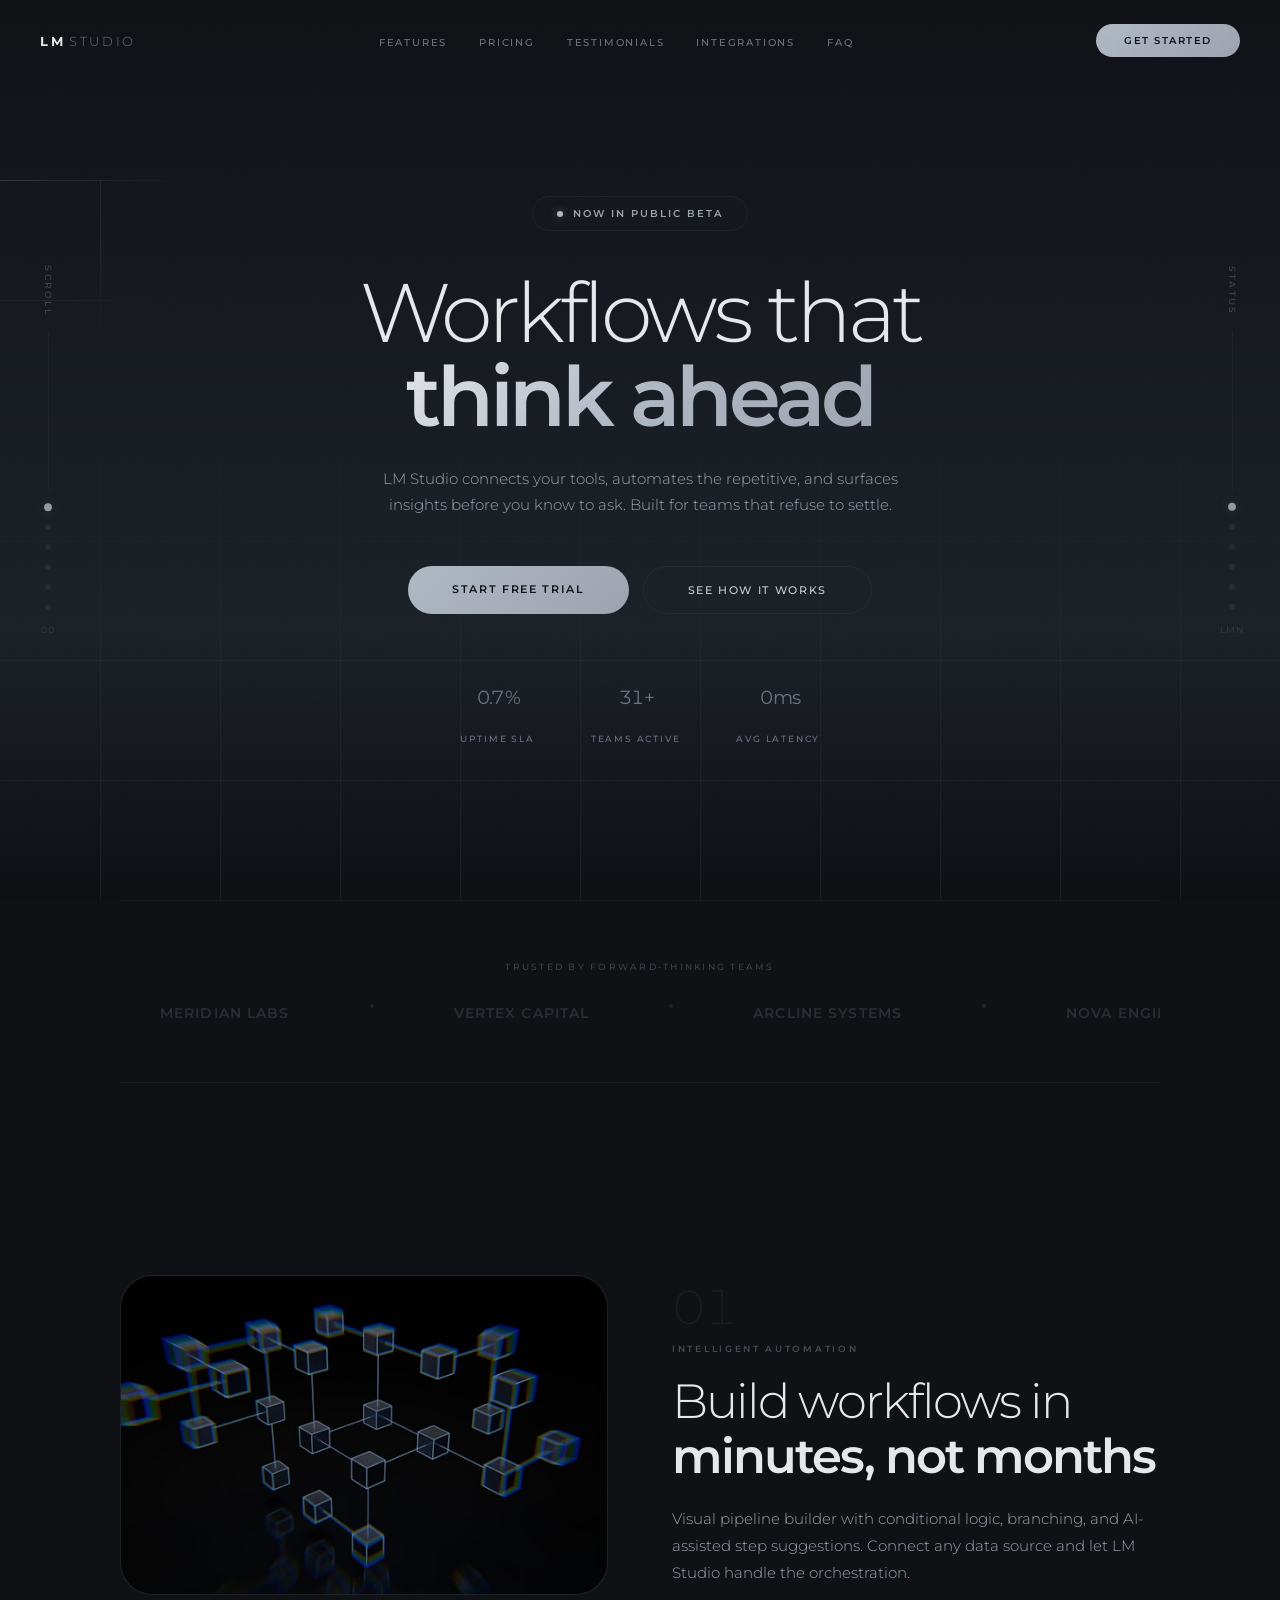
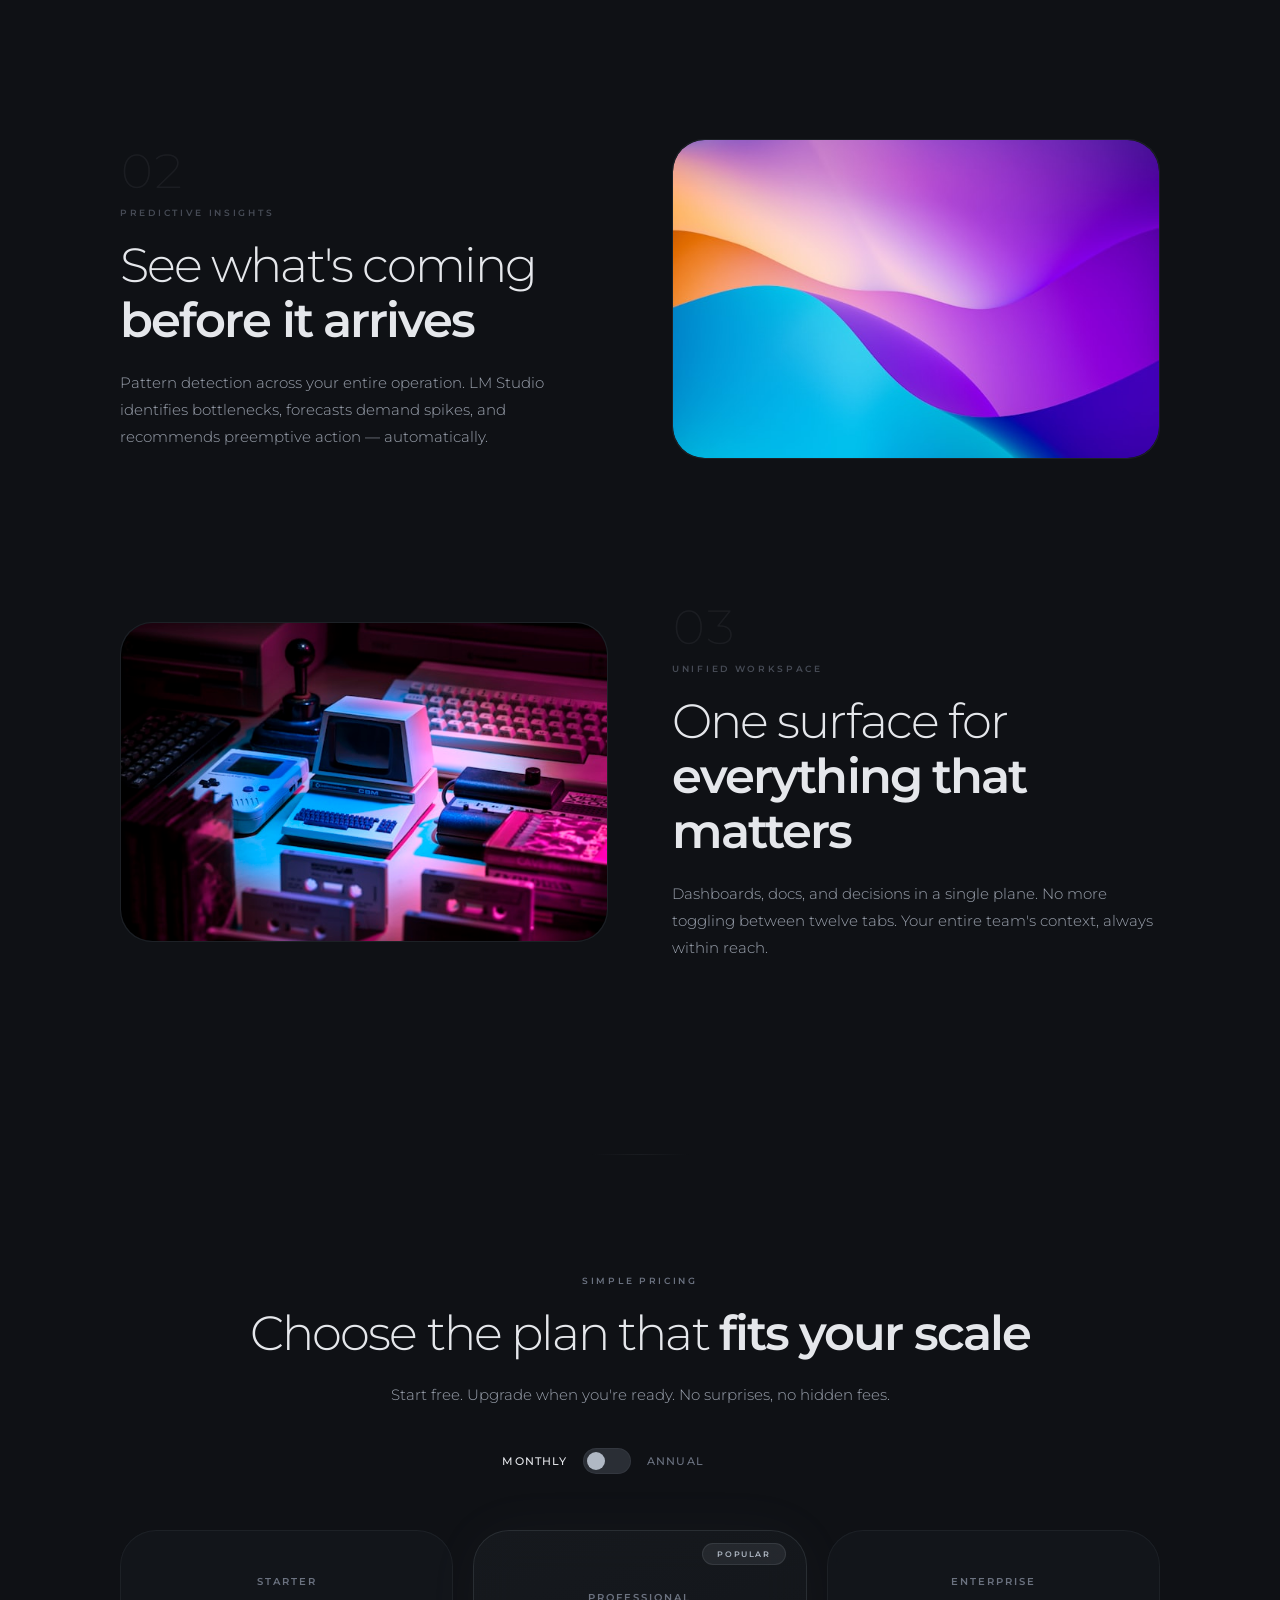
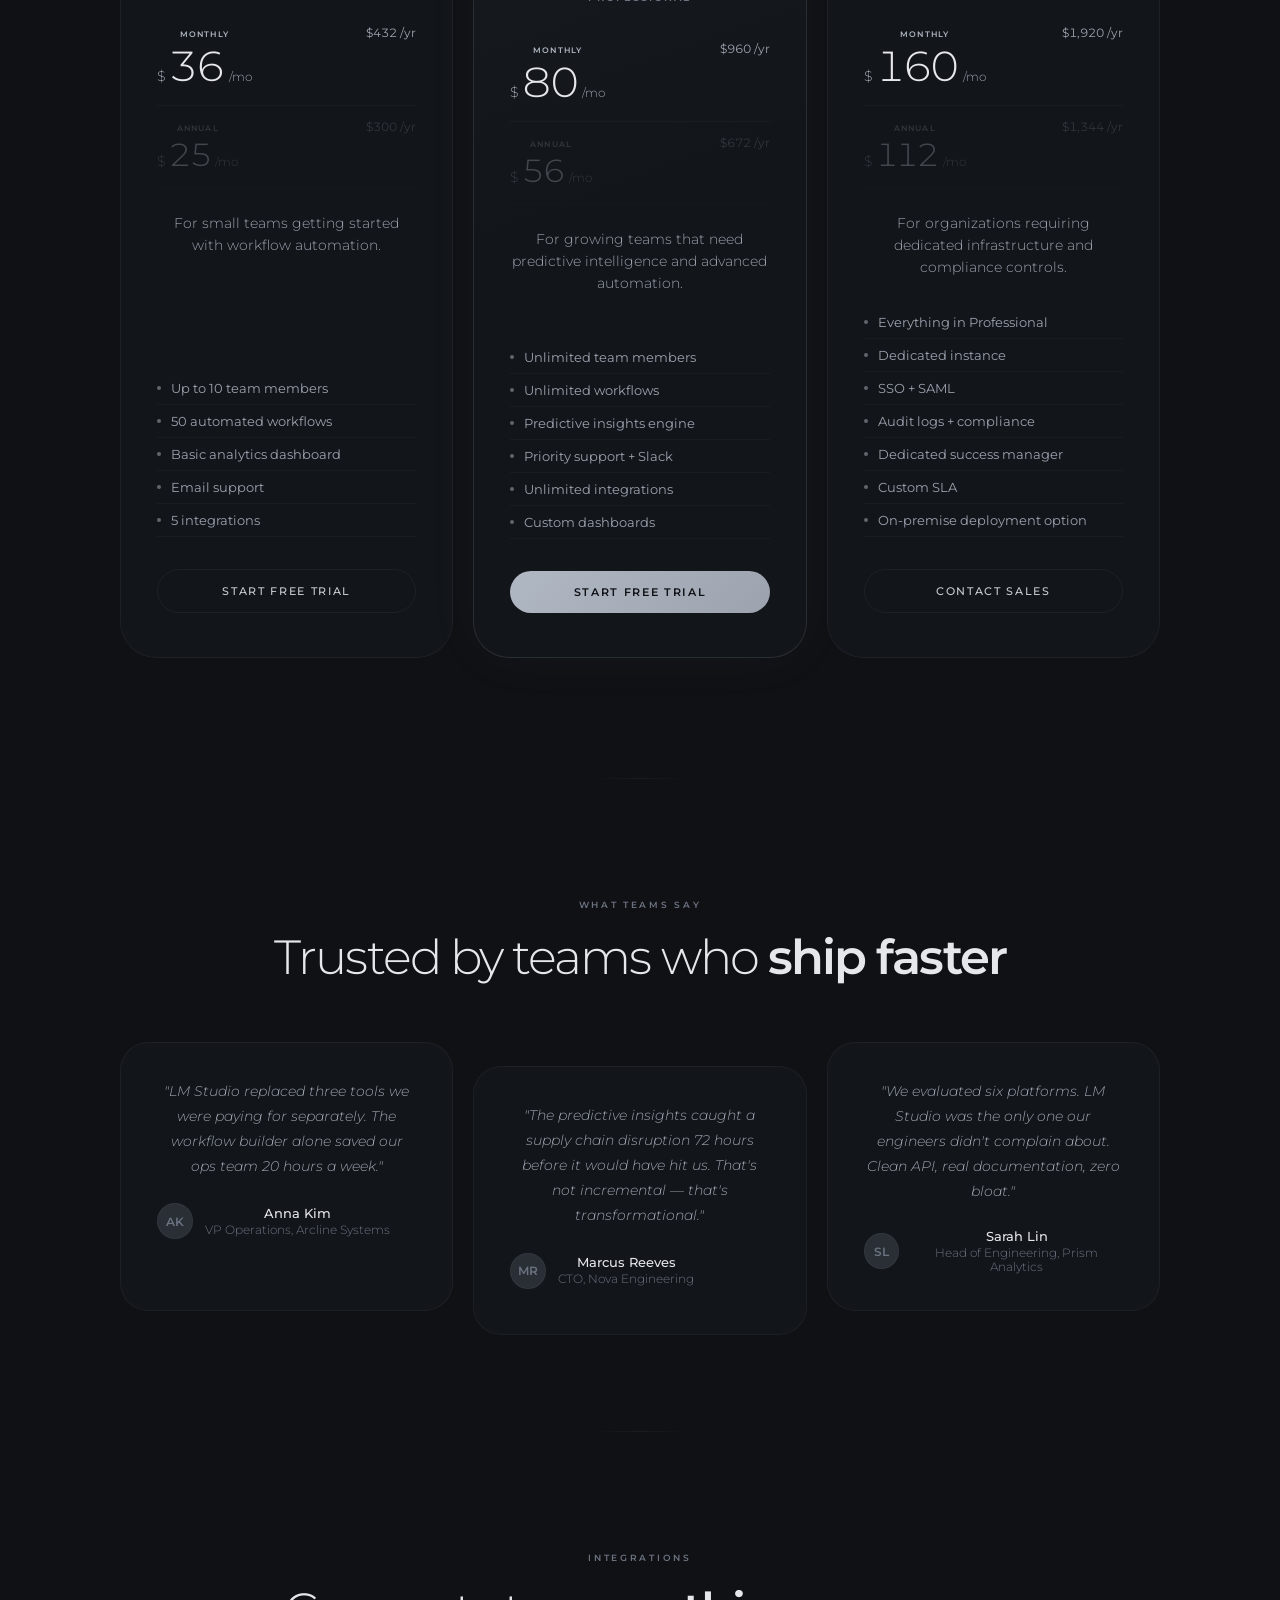
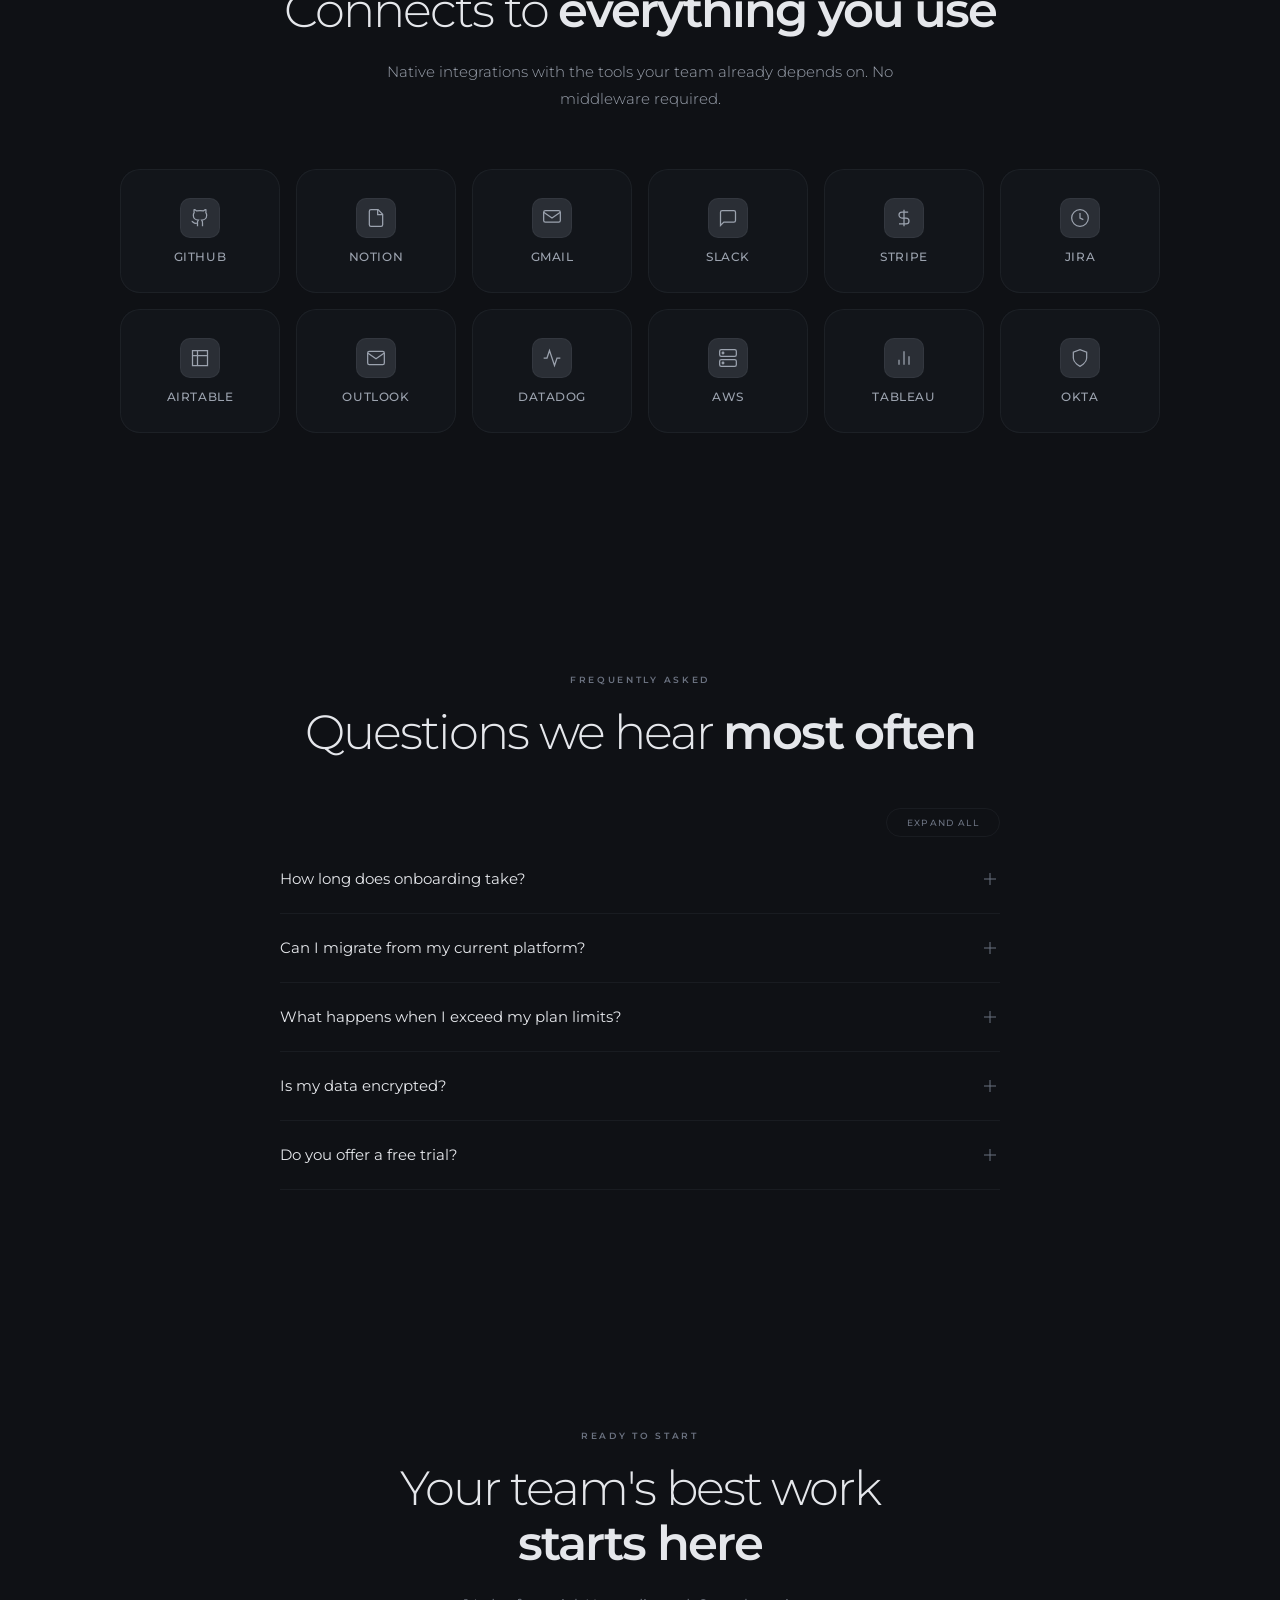
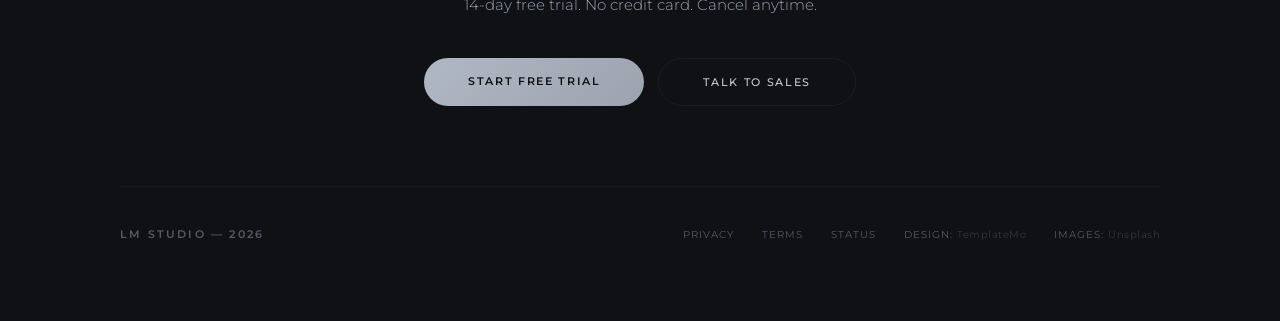
<file: templatemo_621_luminary/templatemo_621_luminary/index.html>
<!DOCTYPE html>
<html lang="en">

<head>
  <meta charset="UTF-8">
  <meta name="viewport" content="width=device-width, initial-scale=1.0">
  <title>Luminary — Intelligent Workflow Platform</title>
  <link rel="preconnect" href="https://fonts.googleapis.com">
  <link href="https://fonts.googleapis.com/css2?family=Montserrat:wght@300;400;500;600;700&display=swap"
    rel="stylesheet">
  <link rel="stylesheet" href="templatemo-621-luminary-style.css">
  <!--
TemplateMo 621 Luminary
https://templatemo.com/tm-621-luminary
-->
</head>

<body>

  <svg class="grain" width="100%" height="100%">
    <filter id="n">
      <feTurbulence type="fractalNoise" baseFrequency="0.65" numOctaves="5" stitchTiles="stitch" />
      <feColorMatrix type="saturate" values="0" />
    </filter>
    <rect width="100%" height="100%" filter="url(#n)" />
  </svg>
  <div class="atmosphere"></div>

  <!-- Nav -->
  <nav class="top-nav" id="topNav">
    <a href="#" class="nav-brand">LM<span>Studio</span></a>
    <ul class="nav-links">
      <li><a href="#features">Features</a></li>
      <li><a href="#pricing">Pricing</a></li>
      <li><a href="#testimonials">Testimonials</a></li>
      <li><a href="#integrations">Integrations</a></li>
      <li><a href="#faq">FAQ</a></li>
    </ul>
    <a href="#pricing" class="nav-cta">Get Started</a>
    <button class="nav-toggle" id="navToggle" aria-label="Toggle menu" aria-expanded="false">
      <span class="toggle-bar"></span><span class="toggle-bar"></span>
    </button>
  </nav>

  <!-- Mobile Menu -->
  <div class="mobile-menu" id="mobileMenu">
    <div class="mobile-menu-inner">
      <div class="mobile-menu-links">
        <a href="#" class="mobile-menu-link" data-index="01">Home</a>
        <a href="#features" class="mobile-menu-link" data-index="02">Features</a>
        <a href="#pricing" class="mobile-menu-link" data-index="03">Pricing</a>
        <a href="#testimonials" class="mobile-menu-link" data-index="04">Testimonials</a>
        <a href="#integrations" class="mobile-menu-link" data-index="05">Integrations</a>
        <a href="#faq" class="mobile-menu-link" data-index="06">FAQ</a>
        <a href="#cta" class="mobile-menu-link" data-index="07">Get Started</a>
      </div>
      <div class="mobile-menu-footer">
        <a href="#">Privacy</a>
        <a href="#">Terms</a>
        <a href="#">Contact</a>
      </div>
    </div>
  </div>

  <!-- Side Panels -->
  <nav class="side-panel left" aria-label="Scroll indicators">
    <span class="side-label">Scroll</span>
    <div class="side-track">
      <div class="side-track-fill" id="leftTrack"></div>
    </div>
    <div class="side-dot active"></div>
    <div class="side-dot"></div>
    <div class="side-dot"></div>
    <div class="side-dot"></div>
    <div class="side-dot"></div>
    <div class="side-dot"></div>
    <div class="side-readout" id="scrollPct">00</div>
  </nav>

  <nav class="side-panel right" aria-label="Status indicators">
    <span class="side-label">Status</span>
    <div class="side-track">
      <div class="side-track-fill" id="rightTrack"></div>
    </div>
    <div class="side-dot"></div>
    <div class="side-dot"></div>
    <div class="side-dot active"></div>
    <div class="side-dot"></div>
    <div class="side-dot"></div>
    <div class="side-dot"></div>
    <div class="side-readout">LMN</div>
  </nav>

  <main class="main">

    <!-- ═══ HERO ═══ -->
    <section class="hero" id="hero">
      <div class="hero-grid"></div>
      <div class="hero-badge">
        <div class="hero-badge-dot"></div>
        <span>Now in Public Beta</span>
      </div>
      <h1>Workflows that<br><em>think ahead</em></h1>
      <p class="hero-sub">
        LM Studio connects your tools, automates the repetitive, and surfaces insights
        before you know to ask. Built for teams that refuse to settle.
      </p>
      <div class="hero-ctas">
        <a href="#pricing" class="btn-primary">Start Free Trial</a>
        <a href="#features" class="btn-secondary">See How It Works</a>
      </div>
      <div class="hero-metrics">
        <div class="metric">
          <div class="metric-value"><span class="counter" data-target="99.9" data-decimals="1">0.0</span><span>%</span>
          </div>
          <div class="metric-label">Uptime SLA</div>
        </div>
        <div class="metric">
          <div class="metric-value"><span class="counter" data-target="4200" data-decimals="0">0</span><span>+</span>
          </div>
          <div class="metric-label">Teams Active</div>
        </div>
        <div class="metric">
          <div class="metric-value"><span class="counter" data-target="12" data-decimals="0">0</span><span>ms</span>
          </div>
          <div class="metric-label">Avg Latency</div>
        </div>
      </div>
    </section>

    <!-- ═══ LOGO TICKER ═══ -->
    <div class="logo-ticker reveal">
      <div class="logo-ticker-label">Trusted by forward-thinking teams</div>
      <div class="ticker-track" id="tickerTrack">
        <span class="ticker-item">Meridian Labs</span><span class="ticker-dot"></span>
        <span class="ticker-item">Vertex Capital</span><span class="ticker-dot"></span>
        <span class="ticker-item">Arcline Systems</span><span class="ticker-dot"></span>
        <span class="ticker-item">Nova Engineering</span><span class="ticker-dot"></span>
        <span class="ticker-item">Prism Analytics</span><span class="ticker-dot"></span>
        <span class="ticker-item">Helix Health</span><span class="ticker-dot"></span>
        <span class="ticker-item">Stratos AI</span><span class="ticker-dot"></span>
        <span class="ticker-item">Cobalt Finance</span><span class="ticker-dot"></span>
        <!-- Duplicated for seamless loop -->
        <span class="ticker-item">Meridian Labs</span><span class="ticker-dot"></span>
        <span class="ticker-item">Vertex Capital</span><span class="ticker-dot"></span>
        <span class="ticker-item">Arcline Systems</span><span class="ticker-dot"></span>
        <span class="ticker-item">Nova Engineering</span><span class="ticker-dot"></span>
        <span class="ticker-item">Prism Analytics</span><span class="ticker-dot"></span>
        <span class="ticker-item">Helix Health</span><span class="ticker-dot"></span>
        <span class="ticker-item">Stratos AI</span><span class="ticker-dot"></span>
        <span class="ticker-item">Cobalt Finance</span><span class="ticker-dot"></span>
      </div>
    </div>

    <!-- ═══ FEATURES ═══ -->
    <section class="section" id="features">

      <div class="feature reveal">
        <div class="feature-visual">
          <img src="images/tm-luminary-01.jpg" alt="Intelligent automation dashboard">
        </div>
        <div class="feature-content">
          <div class="feature-number">01</div>
          <p class="section-tag">Intelligent Automation</p>
          <h2 class="section-title">Build workflows in <strong>minutes, not months</strong></h2>
          <p class="section-body">
            Visual pipeline builder with conditional logic, branching, and AI-assisted step suggestions.
            Connect any data source and let LM Studio handle the orchestration.
          </p>
        </div>
      </div>

      <div class="feature reverse reveal">
        <div class="feature-visual">
          <img src="images/tm-luminary-02.jpg" alt="Predictive analytics visualization">
        </div>
        <div class="feature-content">
          <div class="feature-number">02</div>
          <p class="section-tag">Predictive Insights</p>
          <h2 class="section-title">See what's coming <strong>before it arrives</strong></h2>
          <p class="section-body">
            Pattern detection across your entire operation. LM Studio identifies bottlenecks,
            forecasts demand spikes, and recommends preemptive action — automatically.
          </p>
        </div>
      </div>

      <div class="feature reveal">
        <div class="feature-visual">
          <img src="images/tm-luminary-03.jpg" alt="Unified team workspace">
        </div>
        <div class="feature-content">
          <div class="feature-number">03</div>
          <p class="section-tag">Unified Workspace</p>
          <h2 class="section-title">One surface for <strong>everything that matters</strong></h2>
          <p class="section-body">
            Dashboards, docs, and decisions in a single plane. No more toggling between twelve tabs.
            Your entire team's context, always within reach.
          </p>
        </div>
      </div>

    </section>

    <div class="silk-divider reveal"></div>

    <!-- ═══ PRICING ═══ -->
    <section class="section section-center" id="pricing">
      <p class="section-tag reveal">Simple Pricing</p>
      <h2 class="section-title reveal reveal-d1">Choose the plan that <strong>fits your scale</strong></h2>
      <p class="section-body reveal reveal-d2">Start free. Upgrade when you're ready. No surprises, no hidden fees.</p>

      <div class="pricing-toggle reveal reveal-d3">
        <span class="pricing-toggle-label active" id="monthlyLabel">Monthly</span>
        <div class="toggle-switch" id="pricingToggle" role="switch" aria-checked="false" tabindex="0"></div>
        <span class="pricing-toggle-label" id="annualLabel">Annual</span>
        <span class="save-badge" id="saveBadge">Save 30%</span>
      </div>

      <div class="pricing-grid">
        <div class="pricing-card reveal reveal-d1">
          <div class="pricing-badge">Popular</div>
          <div class="pricing-tier">Starter</div>
          <div class="pricing-prices">
            <div class="price-option monthly active">
              <div>
                <div class="price-label">Monthly</div>
                <div class="price-option-left">
                  <span class="price-currency">$</span>
                  <span class="price-amount">36</span>
                  <span class="price-period">/mo</span>
                </div>
              </div>
              <div class="price-yearly">$432 /yr</div>
            </div>
            <div class="price-option annual">
              <div>
                <div class="price-label">Annual</div>
                <div class="price-option-left">
                  <span class="price-currency">$</span>
                  <span class="price-amount">25</span>
                  <span class="price-period">/mo</span>
                </div>
              </div>
              <div class="price-yearly">$300 /yr</div>
            </div>
          </div>
          <p class="pricing-desc">For small teams getting started with workflow automation.</p>
          <ul class="pricing-features">
            <li>Up to 10 team members</li>
            <li>50 automated workflows</li>
            <li>Basic analytics dashboard</li>
            <li>Email support</li>
            <li>5 integrations</li>
          </ul>
          <a href="#" class="btn-secondary">Start Free Trial</a>
        </div>

        <div class="pricing-card featured reveal reveal-d2">
          <div class="pricing-badge">Popular</div>
          <div class="pricing-tier">Professional</div>
          <div class="pricing-prices">
            <div class="price-option monthly active">
              <div>
                <div class="price-label">Monthly</div>
                <div class="price-option-left">
                  <span class="price-currency">$</span>
                  <span class="price-amount">80</span>
                  <span class="price-period">/mo</span>
                </div>
              </div>
              <div class="price-yearly">$960 /yr</div>
            </div>
            <div class="price-option annual">
              <div>
                <div class="price-label">Annual</div>
                <div class="price-option-left">
                  <span class="price-currency">$</span>
                  <span class="price-amount">56</span>
                  <span class="price-period">/mo</span>
                </div>
              </div>
              <div class="price-yearly">$672 /yr</div>
            </div>
          </div>
          <p class="pricing-desc">For growing teams that need predictive intelligence and advanced automation.</p>
          <ul class="pricing-features">
            <li>Unlimited team members</li>
            <li>Unlimited workflows</li>
            <li>Predictive insights engine</li>
            <li>Priority support + Slack</li>
            <li>Unlimited integrations</li>
            <li>Custom dashboards</li>
          </ul>
          <a href="#" class="btn-primary">Start Free Trial</a>
        </div>

        <div class="pricing-card reveal reveal-d3">
          <div class="pricing-badge">Popular</div>
          <div class="pricing-tier">Enterprise</div>
          <div class="pricing-prices">
            <div class="price-option monthly active">
              <div>
                <div class="price-label">Monthly</div>
                <div class="price-option-left">
                  <span class="price-currency">$</span>
                  <span class="price-amount">160</span>
                  <span class="price-period">/mo</span>
                </div>
              </div>
              <div class="price-yearly">$1,920 /yr</div>
            </div>
            <div class="price-option annual">
              <div>
                <div class="price-label">Annual</div>
                <div class="price-option-left">
                  <span class="price-currency">$</span>
                  <span class="price-amount">112</span>
                  <span class="price-period">/mo</span>
                </div>
              </div>
              <div class="price-yearly">$1,344 /yr</div>
            </div>
          </div>
          <p class="pricing-desc">For organizations requiring dedicated infrastructure and compliance controls.</p>
          <ul class="pricing-features">
            <li>Everything in Professional</li>
            <li>Dedicated instance</li>
            <li>SSO + SAML</li>
            <li>Audit logs + compliance</li>
            <li>Dedicated success manager</li>
            <li>Custom SLA</li>
            <li>On-premise deployment option</li>
          </ul>
          <a href="#" class="btn-secondary">Contact Sales</a>
        </div>
      </div>
    </section>

    <div class="silk-divider reveal"></div>

    <!-- ═══ TESTIMONIALS ═══ -->
    <section class="section section-center" id="testimonials">
      <p class="section-tag reveal">What Teams Say</p>
      <h2 class="section-title reveal reveal-d1">Trusted by teams who <strong>ship faster</strong></h2>

      <div class="testimonials-grid">
        <div class="testimonial-card reveal reveal-d1">
          <p class="testimonial-quote">"LM Studio replaced three tools we were paying for separately. The workflow
            builder alone saved our ops team 20 hours a week."</p>
          <div class="testimonial-author">
            <div class="testimonial-avatar">AK</div>
            <div>
              <div class="testimonial-name">Anna Kim</div>
              <div class="testimonial-role">VP Operations, Arcline Systems</div>
            </div>
          </div>
        </div>

        <div class="testimonial-card reveal reveal-d2">
          <p class="testimonial-quote">"The predictive insights caught a supply chain disruption 72 hours before it
            would have hit us. That's not incremental — that's transformational."</p>
          <div class="testimonial-author">
            <div class="testimonial-avatar">MR</div>
            <div>
              <div class="testimonial-name">Marcus Reeves</div>
              <div class="testimonial-role">CTO, Nova Engineering</div>
            </div>
          </div>
        </div>

        <div class="testimonial-card reveal reveal-d3">
          <p class="testimonial-quote">"We evaluated six platforms. LM Studio was the only one our engineers didn't
            complain about. Clean API, real documentation, zero bloat."</p>
          <div class="testimonial-author">
            <div class="testimonial-avatar">SL</div>
            <div>
              <div class="testimonial-name">Sarah Lin</div>
              <div class="testimonial-role">Head of Engineering, Prism Analytics</div>
            </div>
          </div>
        </div>
      </div>
    </section>

    <div class="silk-divider reveal"></div>

    <!-- ═══ INTEGRATIONS ═══ -->
    <section class="section section-center" id="integrations">
      <p class="section-tag reveal">Integrations</p>
      <h2 class="section-title reveal reveal-d1">Connects to <strong>everything you use</strong></h2>
      <p class="section-body reveal reveal-d2">Native integrations with the tools your team already depends on. No
        middleware required.</p>

      <div class="integrations-grid reveal reveal-d3">
        <div class="integration-item">
          <div class="integration-icon">
            <svg width="20" height="20" viewBox="0 0 24 24" fill="none" stroke="currentColor" stroke-width="1.5">
              <path
                d="M15 22v-4a4.8 4.8 0 0 0-1-3.5c3 0 6-2 6-5.5.08-1.25-.27-2.48-1-3.5.28-1.15.28-2.35 0-3.5 0 0-1 0-3 1.5-2.64-.5-5.36-.5-8 0C6 2 5 2 5 2c-.3 1.15-.3 2.35 0 3.5A5.4 5.4 0 0 0 4 9c0 3.5 3 5.5 6 5.5-.39.49-.68 1.05-.85 1.65S8.93 17.38 9 18v4" />
              <path d="M9 18c-4.51 2-5-2-7-2" />
            </svg>
          </div>
          <div class="integration-name">GitHub</div>
        </div>
        <div class="integration-item">
          <div class="integration-icon">
            <svg width="20" height="20" viewBox="0 0 24 24" fill="none" stroke="currentColor" stroke-width="1.5">
              <path d="M14.5 2H6a2 2 0 0 0-2 2v16a2 2 0 0 0 2 2h12a2 2 0 0 0 2-2V7.5L14.5 2z" />
              <path d="M14 2v6h6" />
            </svg>
          </div>
          <div class="integration-name">Notion</div>
        </div>
        <div class="integration-item">
          <div class="integration-icon">
            <svg width="20" height="20" viewBox="0 0 24 24" fill="none" stroke="currentColor" stroke-width="1.5">
              <rect x="2" y="3" width="20" height="14" rx="2" />
              <path d="m22 5-10 7L2 5" />
            </svg>
          </div>
          <div class="integration-name">Gmail</div>
        </div>
        <div class="integration-item">
          <div class="integration-icon">
            <svg width="20" height="20" viewBox="0 0 24 24" fill="none" stroke="currentColor" stroke-width="1.5">
              <path d="M21 15a2 2 0 0 1-2 2H7l-4 4V5a2 2 0 0 1 2-2h14a2 2 0 0 1 2 2z" />
            </svg>
          </div>
          <div class="integration-name">Slack</div>
        </div>
        <div class="integration-item">
          <div class="integration-icon">
            <svg width="20" height="20" viewBox="0 0 24 24" fill="none" stroke="currentColor" stroke-width="1.5">
              <path d="M12 2v20M17 5H9.5a3.5 3.5 0 0 0 0 7h5a3.5 3.5 0 0 1 0 7H6" />
            </svg>
          </div>
          <div class="integration-name">Stripe</div>
        </div>
        <div class="integration-item">
          <div class="integration-icon">
            <svg width="20" height="20" viewBox="0 0 24 24" fill="none" stroke="currentColor" stroke-width="1.5">
              <circle cx="12" cy="12" r="10" />
              <path d="M12 6v6l4 2" />
            </svg>
          </div>
          <div class="integration-name">Jira</div>
        </div>
        <div class="integration-item">
          <div class="integration-icon">
            <svg width="20" height="20" viewBox="0 0 24 24" fill="none" stroke="currentColor" stroke-width="1.5">
              <path d="M3 3h18v18H3z" />
              <path d="M3 9h18M9 3v18" />
            </svg>
          </div>
          <div class="integration-name">Airtable</div>
        </div>
        <div class="integration-item">
          <div class="integration-icon">
            <svg width="20" height="20" viewBox="0 0 24 24" fill="none" stroke="currentColor" stroke-width="1.5">
              <path d="M4 4h16c1.1 0 2 .9 2 2v12c0 1.1-.9 2-2 2H4c-1.1 0-2-.9-2-2V6c0-1.1.9-2 2-2z" />
              <path d="m22 6-10 7L2 6" />
            </svg>
          </div>
          <div class="integration-name">Outlook</div>
        </div>
        <div class="integration-item">
          <div class="integration-icon">
            <svg width="20" height="20" viewBox="0 0 24 24" fill="none" stroke="currentColor" stroke-width="1.5">
              <path d="M22 12h-4l-3 9L9 3l-3 9H2" />
            </svg>
          </div>
          <div class="integration-name">Datadog</div>
        </div>
        <div class="integration-item">
          <div class="integration-icon">
            <svg width="20" height="20" viewBox="0 0 24 24" fill="none" stroke="currentColor" stroke-width="1.5">
              <rect x="2" y="2" width="20" height="8" rx="2" />
              <rect x="2" y="14" width="20" height="8" rx="2" />
              <circle cx="6" cy="6" r="1" />
              <circle cx="6" cy="18" r="1" />
            </svg>
          </div>
          <div class="integration-name">AWS</div>
        </div>
        <div class="integration-item">
          <div class="integration-icon">
            <svg width="20" height="20" viewBox="0 0 24 24" fill="none" stroke="currentColor" stroke-width="1.5">
              <path d="M18 20V10M12 20V4M6 20v-6" />
            </svg>
          </div>
          <div class="integration-name">Tableau</div>
        </div>
        <div class="integration-item">
          <div class="integration-icon">
            <svg width="20" height="20" viewBox="0 0 24 24" fill="none" stroke="currentColor" stroke-width="1.5">
              <path d="M12 22s8-4 8-10V5l-8-3-8 3v7c0 6 8 10 8 10z" />
            </svg>
          </div>
          <div class="integration-name">Okta</div>
        </div>
      </div>
    </section>

    <div class="silk-divider reveal"></div>

    <!-- ═══ FAQ ═══ -->
    <section class="section section-center" id="faq">
      <p class="section-tag reveal">Frequently Asked</p>
      <h2 class="section-title reveal reveal-d1">Questions we hear <strong>most often</strong></h2>

      <div class="faq-list reveal reveal-d2">
        <div class="faq-controls">
          <button class="faq-toggle-all" id="faqToggleAll">Expand All</button>
        </div>
        <div class="faq-item">
          <button class="faq-question">How long does onboarding take?<span class="faq-icon"></span></button>
          <div class="faq-answer">
            <div class="faq-answer-inner">Most teams are fully operational within 48 hours. Our onboarding wizard walks
              you through connecting your tools, importing existing workflows, and inviting team members. Enterprise
              customers receive a dedicated onboarding specialist.</div>
          </div>
        </div>
        <div class="faq-item">
          <button class="faq-question">Can I migrate from my current platform?<span class="faq-icon"></span></button>
          <div class="faq-answer">
            <div class="faq-answer-inner">Yes. We provide migration tools for Zapier, Make, and n8n workflows. Our team
              handles the heavy lifting for enterprise migrations — most are completed within one week with zero
              downtime.</div>
          </div>
        </div>
        <div class="faq-item">
          <button class="faq-question">What happens when I exceed my plan limits?<span class="faq-icon"></span></button>
          <div class="faq-answer">
            <div class="faq-answer-inner">We never cut you off mid-workflow. You'll receive a notification at 80% and
              100% of your limit. Overages are billed at a transparent per-unit rate, or you can upgrade your plan at
              any time.</div>
          </div>
        </div>
        <div class="faq-item">
          <button class="faq-question">Is my data encrypted?<span class="faq-icon"></span></button>
          <div class="faq-answer">
            <div class="faq-answer-inner">All data is encrypted at rest (AES-256) and in transit (TLS 1.3). Enterprise
              plans include dedicated encryption keys, SOC 2 Type II compliance, and optional data residency controls
              for EU and APAC regions.</div>
          </div>
        </div>
        <div class="faq-item">
          <button class="faq-question">Do you offer a free trial?<span class="faq-icon"></span></button>
          <div class="faq-answer">
            <div class="faq-answer-inner">Every plan includes a 14-day free trial with full feature access. No credit
              card required. At the end of the trial, you choose your plan — or your workspace converts to a limited
              free tier automatically.</div>
          </div>
        </div>
      </div>
    </section>

    <!-- ═══ FOOTER CTA ═══ -->
    <section class="footer-cta" id="cta">
      <p class="section-tag reveal">Ready to Start</p>
      <h2 class="section-title reveal reveal-d1">Your team's best work<br><strong>starts here</strong></h2>
      <p class="section-body reveal reveal-d2" style="margin: 0 auto;">14-day free trial. No credit card. Cancel
        anytime.</p>
      <div class="footer-ctas reveal reveal-d3">
        <a href="#" class="btn-primary">Start Free Trial</a>
        <a href="#" class="btn-secondary">Talk to Sales</a>
      </div>

      <div class="footer-bar reveal reveal-d4" style="margin-top: 80px;">
        <div class="footer-brand">LM Studio &mdash; 2026</div>
        <div class="footer-links">
          <a href="#">Privacy</a>
          <a href="#">Terms</a>
          <a href="#">Status</a>
          <span class="footer-credit">Design: <a href="https://templatemo.com" target="_blank"
              rel="nofollow">TemplateMo</a></span>
          <span class="footer-credit">Images: <a href="https://unsplash.com" target="_blank"
              rel="nofollow">Unsplash</a></span>
        </div>
      </div>
    </section>

  </main>

  <script src="templatemo-621-luminary-script.js"></script>
</body>

</html>
</file>
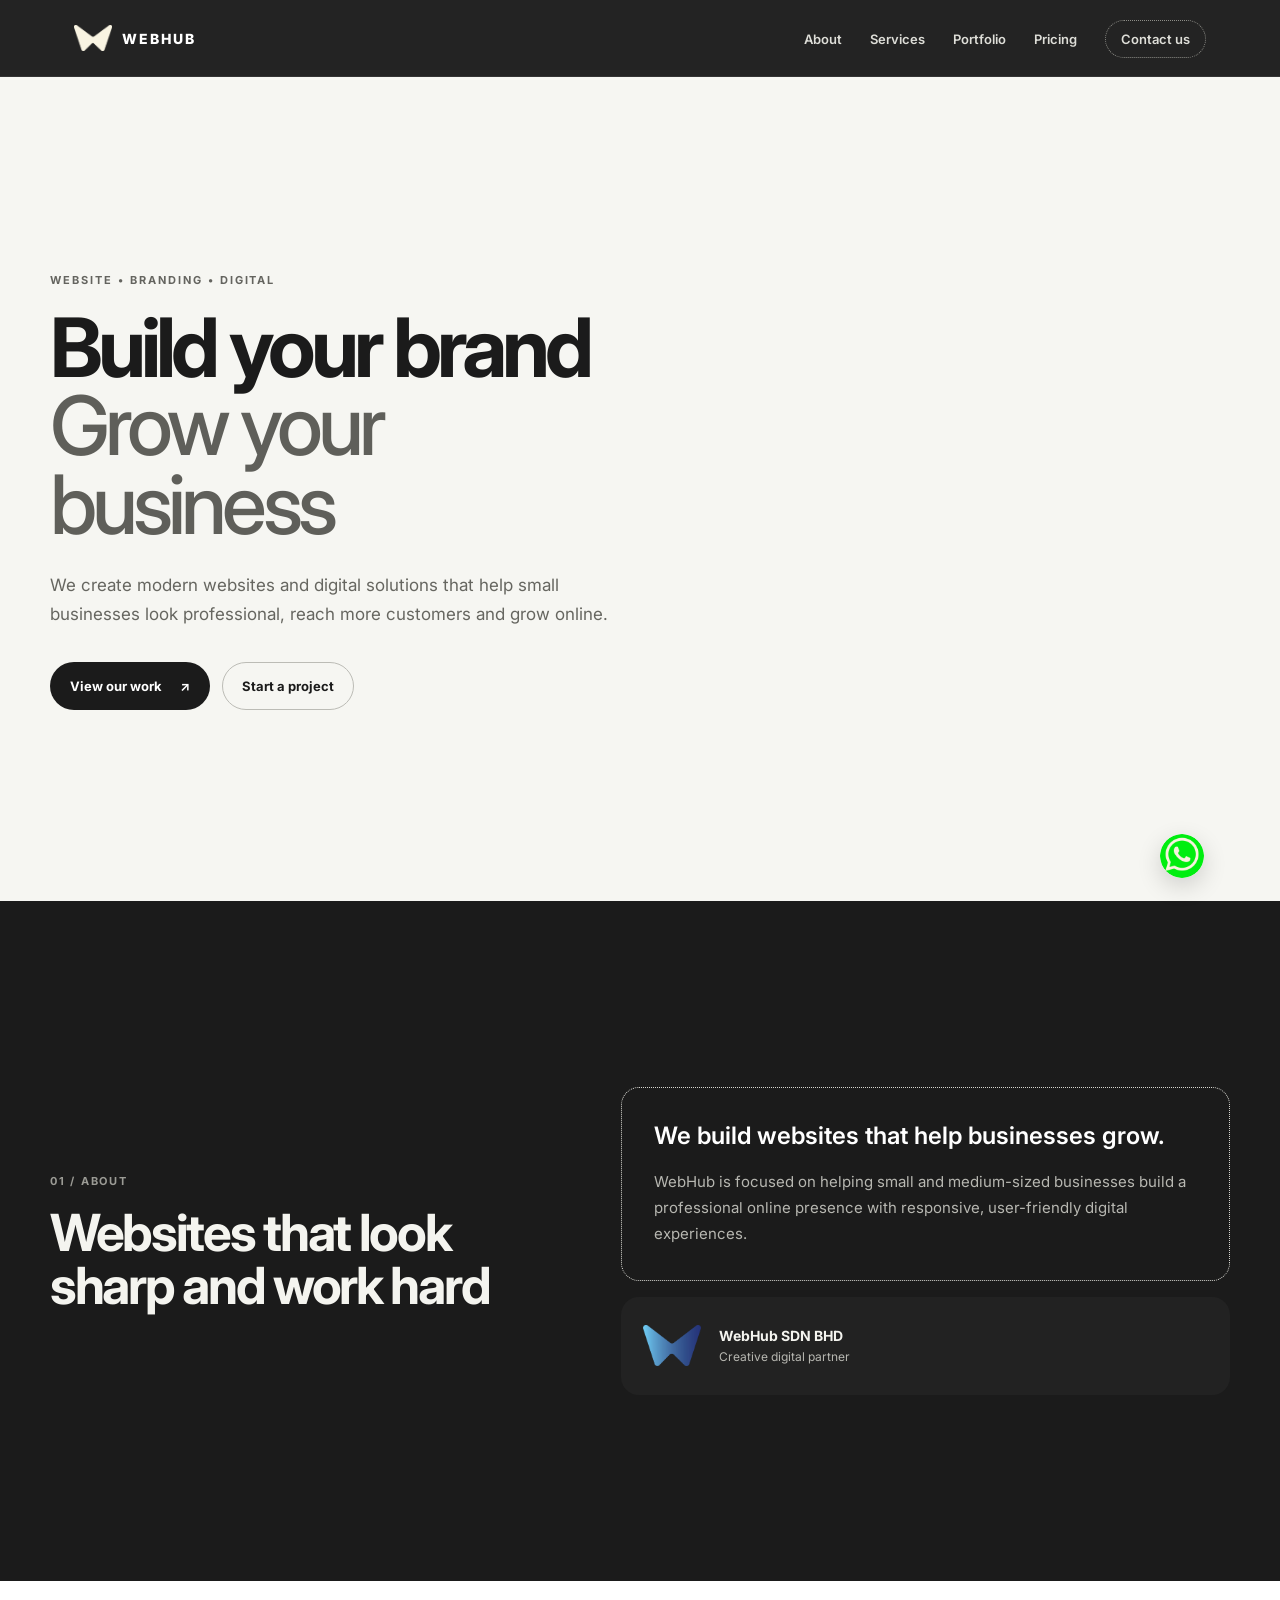
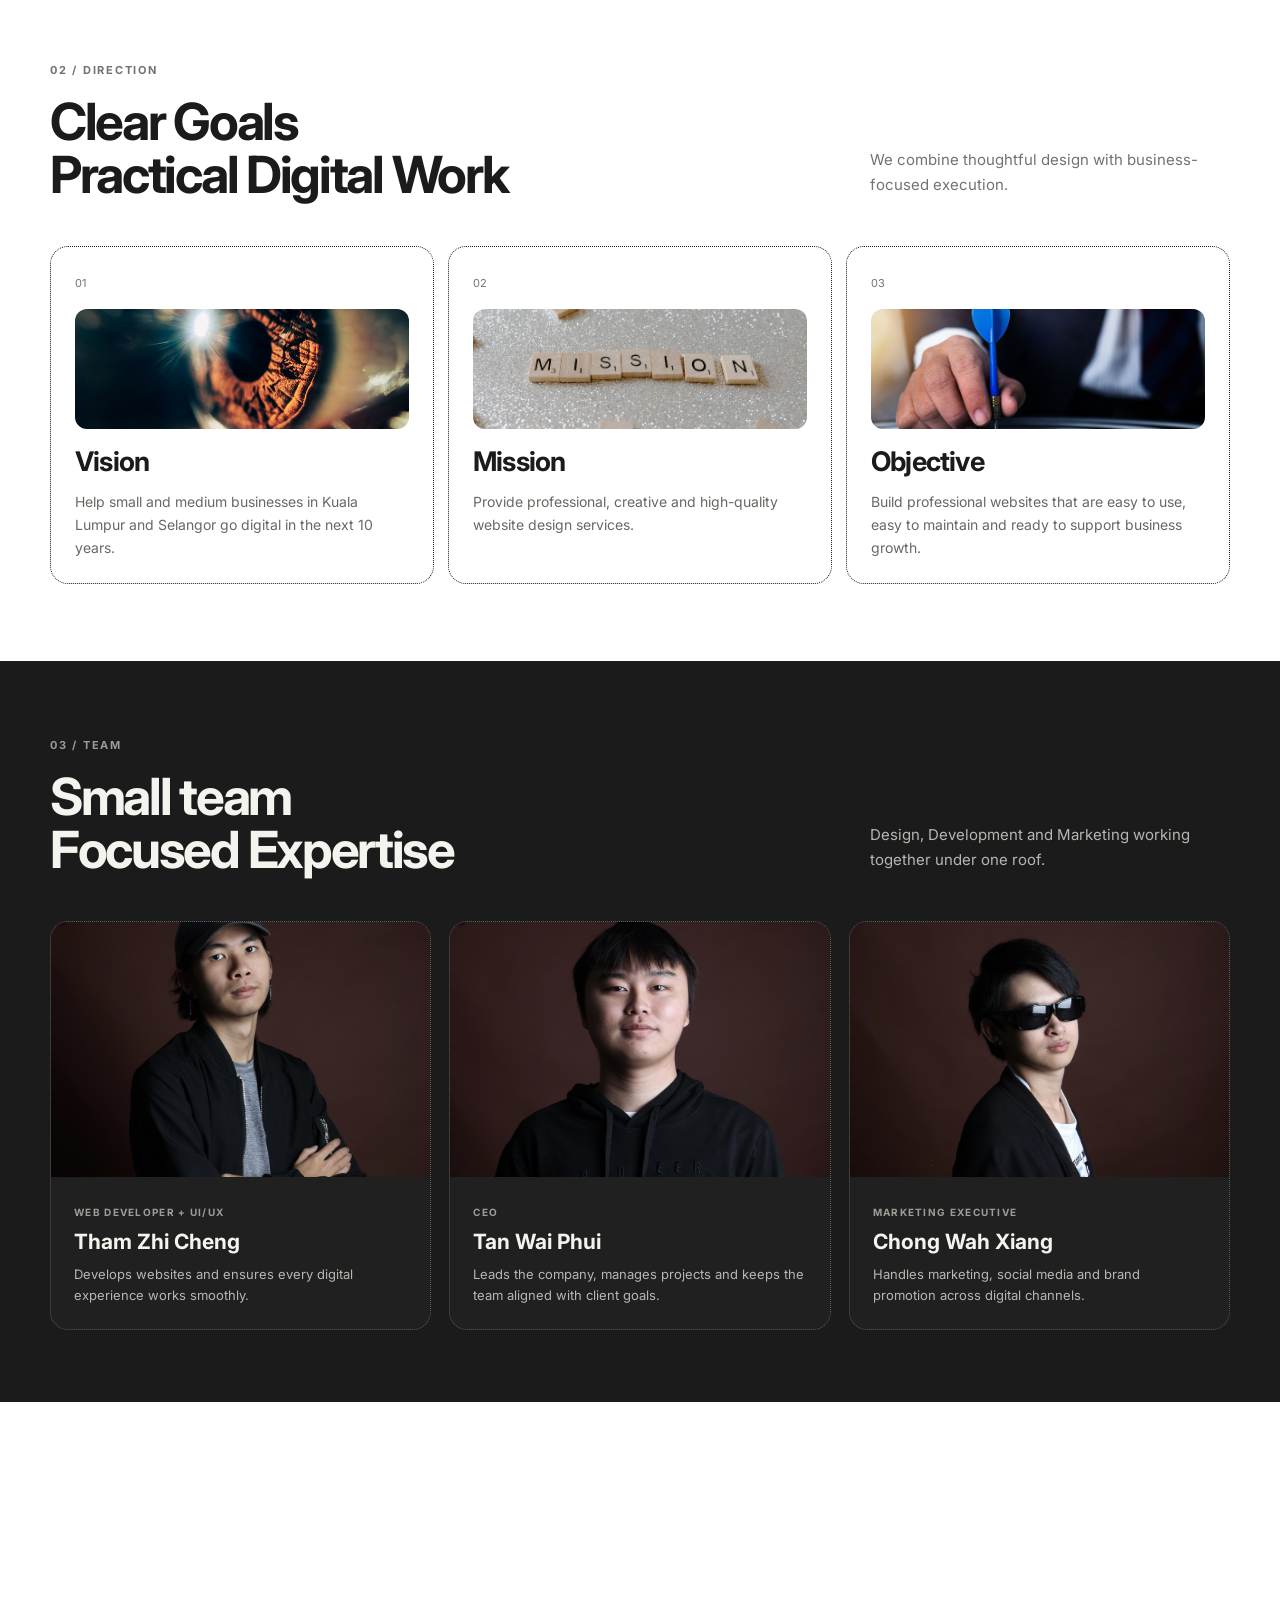
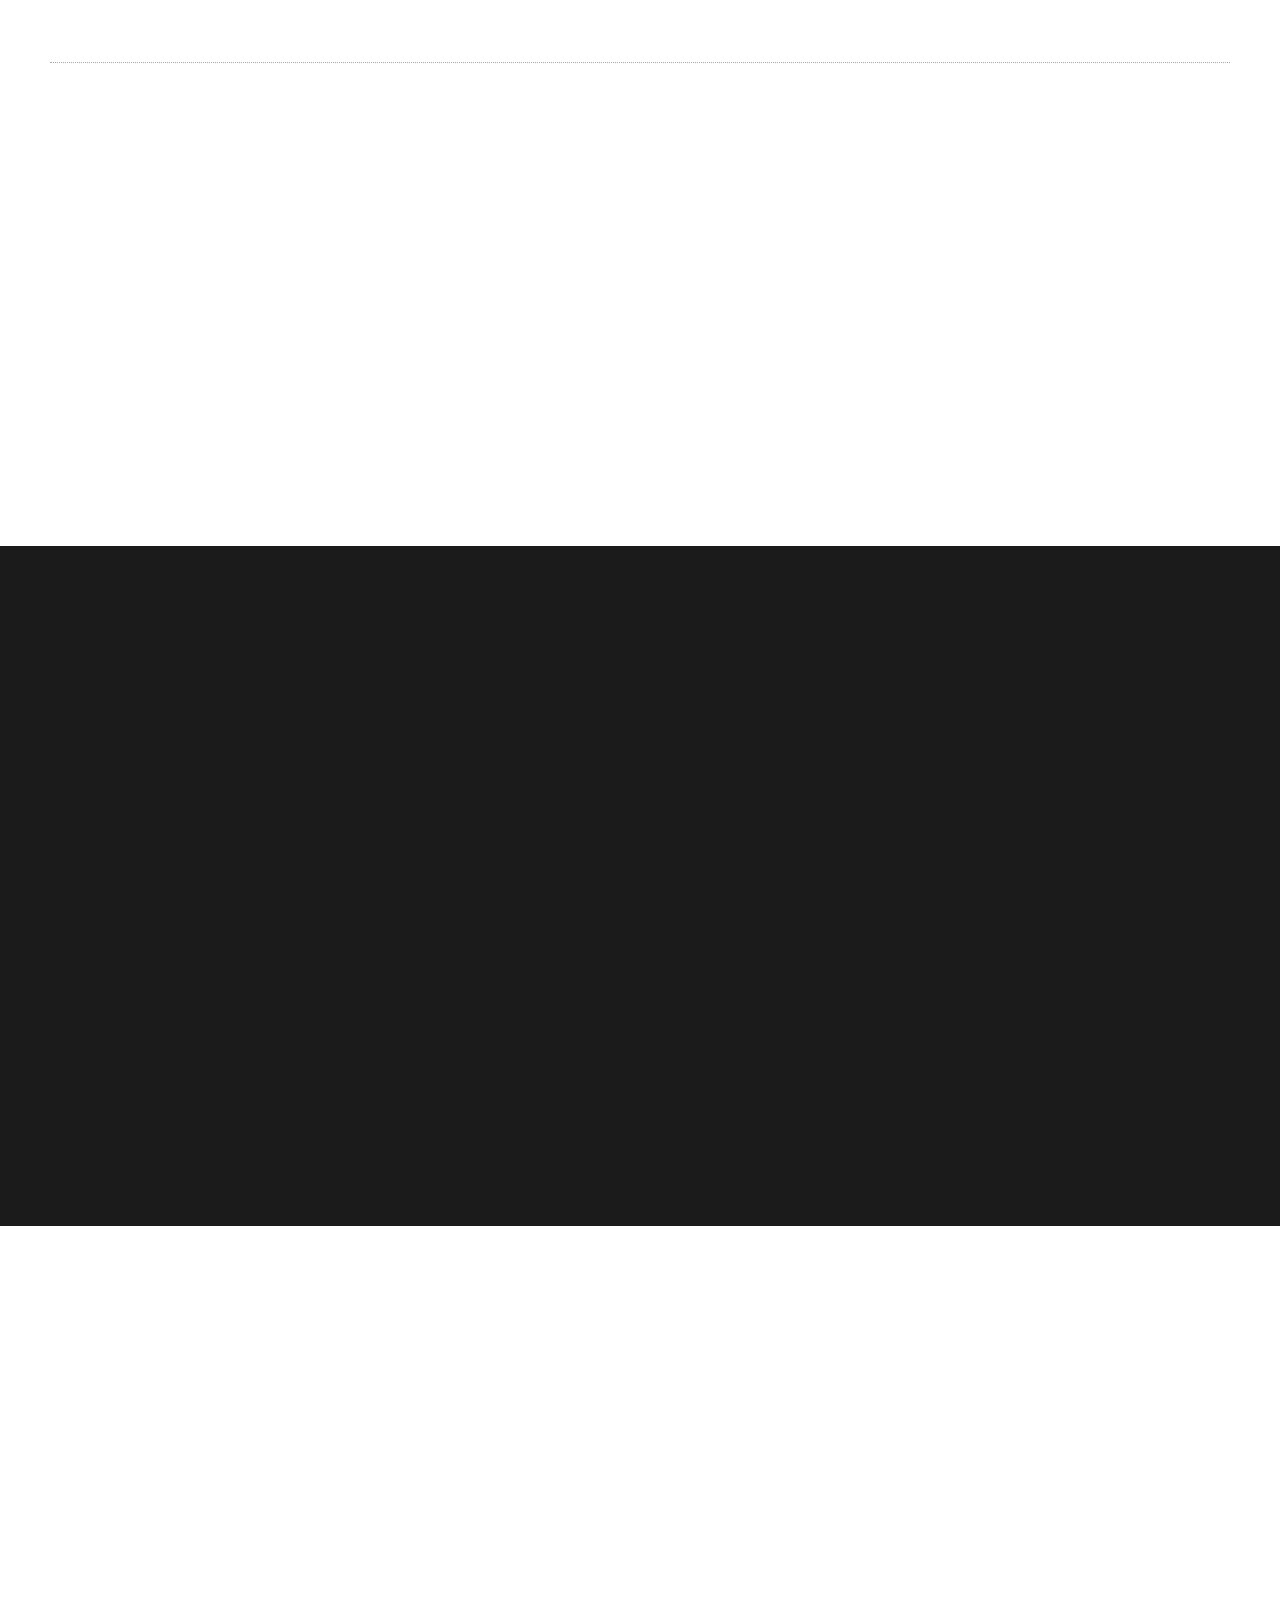
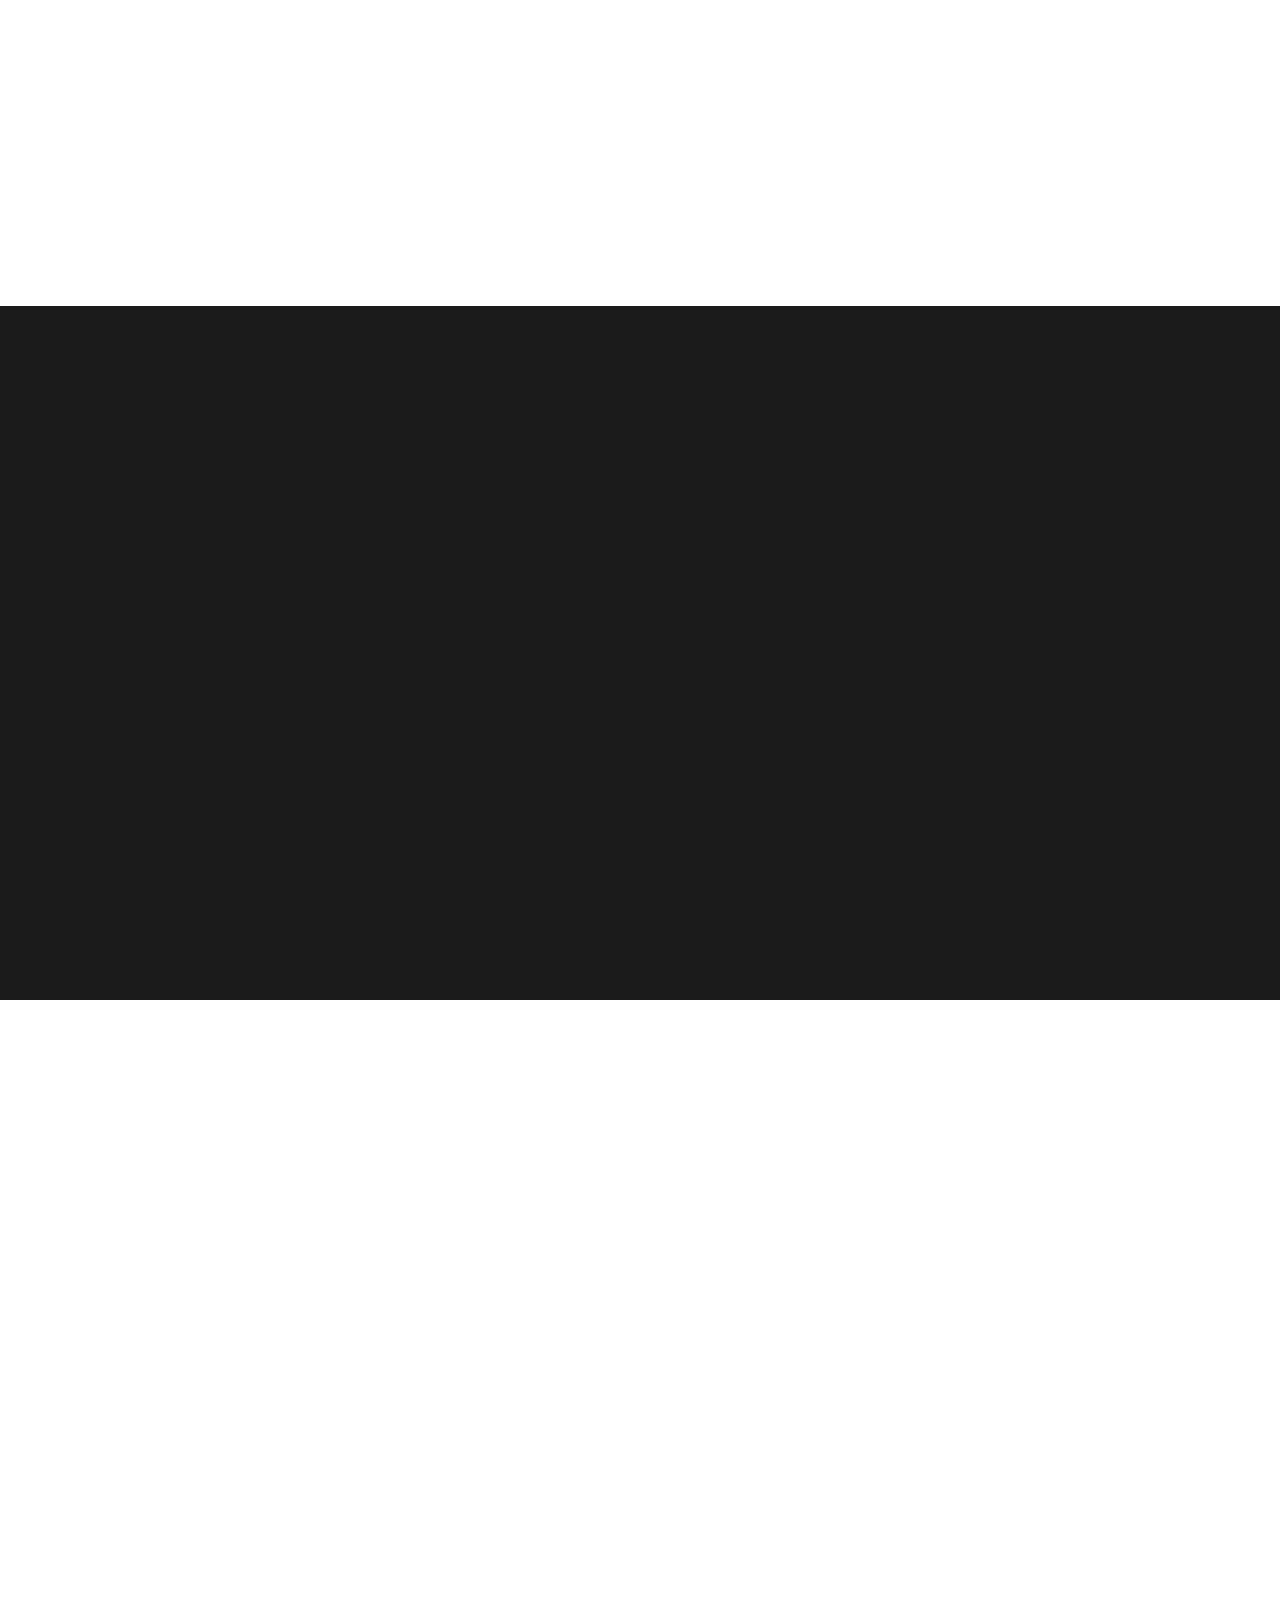
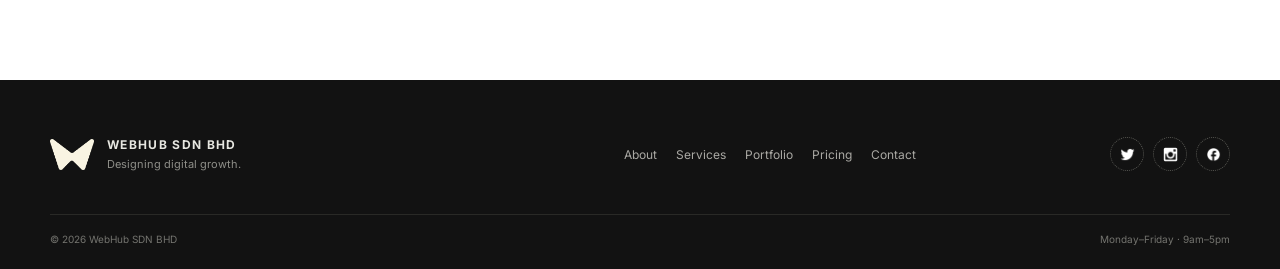
<file: homepage.html>
<!doctype html>
<html lang="en">

<head>
  <meta charset="UTF-8">
  <meta name="viewport" content="width=device-width, initial-scale=1">
  <meta name="description"
    content="WebHub SDN BHD — modern websites, branding and digital marketing for growing businesses.">
  <title>WebHub SDN BHD</title>
  <link rel="preconnect" href="https://fonts.googleapis.com">
  <link rel="preconnect" href="https://fonts.gstatic.com" crossorigin>
  <link href="https://fonts.googleapis.com/css2?family=Inter:wght@400;500;600;700;800&display=swap" rel="stylesheet">
  <link rel="stylesheet" href="css/homepage_style.css">
</head>

<body>
  <header class="site-header" id="top">
    <nav class="navbar" aria-label="Main navigation">
      <a href="#home" class="nav-logo" aria-label="WebHub home">
        <img src="image/final logo(yellow).png" alt="WebHub logo">
        <span>WEBHUB</span>
      </a>

      <button class="nav-toggle" id="navToggle" aria-label="Toggle menu" aria-expanded="false" aria-controls="navLinks">
        <span></span><span></span><span></span>
      </button>

      <ul class="nav-links" id="navLinks">
        <li><a href="#about">About</a></li>
        <li><a href="services.html">Services</a></li>
        <li><a href="portfolio.html">Portfolio</a></li>
        <li><a href="pricing.html">Pricing</a></li>
        <li><a href="#contacts" class="nav-cta">Contact us</a></li>
      </ul>
    </nav>
  </header>

  <main>
    <section id="home" class="section section-light hero-section">
      <div class="section-inner hero-grid">
        <div class="hero-content reveal">
          <span class="eyebrow">WEBSITE • BRANDING • DIGITAL</span>
          <h1>Build your brand<br><span>Grow your business</span></h1>
          <p>We create modern websites and digital solutions that help small businesses look professional, reach more
            customers and grow online.</p>
          <div class="hero-actions">
            <a class="button button-dark" href="portfolio.html">View our work <span aria-hidden="true">↗</span></a>
            <a class="button button-ghost" href="#contacts">Start a project</a>
          </div>
        </div>

        <div class="hero-panel reveal reveal-delay" aria-hidden="true">
          <div class="hero-slideshow">
            <img src="image/Team member 1 cut bg.png" alt="">
            <img src="image/Team member 2 cut bg.png" alt="">
            <img src="image/Team member 3 cut bg.png" alt="">
          </div>
        </div>
      </div>
    </section>

    <section id="about" class="section section-dark">
      <div class="section-inner split-layout">
        <div class="section-heading reveal">
          <span class="section-index">01 / ABOUT</span>
          <h2>Websites that look sharp and work hard</h2>
        </div>

        <div class="about-content reveal reveal-delay">
          <div class="statement-card dotted-card">
            <p class="lead">We build websites that help businesses grow.</p>
            <p>WebHub is focused on helping small and medium-sized businesses build a professional online presence with
              responsive, user-friendly digital experiences.</p>
          </div>
          <div class="about-brand-card">
            <img src="image/final logo png.png" alt="WebHub logo">
            <div>
              <strong>WebHub SDN BHD</strong>
              <span>Creative digital partner</span>
            </div>
          </div>
        </div>
      </div>
    </section>

    <section id="vmo" class="section section-light">
      <div class="section-inner">
        <div class="section-heading horizontal reveal">
          <div>
            <span class="section-index">02 / DIRECTION</span>
            <h2>Clear Goals <br>Practical Digital Work</h2>
          </div>
          <p>We combine thoughtful design with business-focused execution.</p>
        </div>

        <div class="vmo-grid">
          <article class="vmo-card dotted-card reveal">
            <span class="card-number">01</span>
            <img class="vmo-card-img" src="image/vision.jpg" alt="">
            <h3>Vision</h3>
            <p>Help small and medium businesses in Kuala Lumpur and Selangor go digital in the next 10 years.</p>
          </article>
          <article class="vmo-card dotted-card reveal">
            <span class="card-number">02</span>
            <img class="vmo-card-img" src="image/mission.jpg" alt="">
            <h3>Mission</h3>
            <p>Provide professional, creative and high-quality website design services.</p>
          </article>
          <article class="vmo-card dotted-card reveal reveal-delay">
            <span class="card-number">03</span>
            <img class="vmo-card-img" src="image/objective.jpg" alt="">
            <h3>Objective</h3>
            <p>Build professional websites that are easy to use, easy to maintain and ready to support business growth.
            </p>
          </article>
        </div>
      </div>
    </section>

    <section id="member" class="section section-dark">
      <div class="section-inner">
        <div class="section-heading horizontal reveal">
          <div>
            <span class="section-index">03 / TEAM</span>
            <h2>Small team <br>Focused Expertise</h2>
          </div>
          <p>Design, Development and Marketing working together under one roof.</p>
        </div>

        <div class="member-grid">
          <article class="member-card reveal">
            <div class="member-photo"><img src="image/IMG_9324.JPG" alt="Tham Zhi Cheng"></div>
            <div class="member-info">
              <span class="role">WEB DEVELOPER + UI/UX</span>
              <h3>Tham Zhi Cheng</h3>
              <p>Develops websites and ensures every digital experience works smoothly.</p>
            </div>
          </article>
          <article class="member-card reveal reveal-delay">
            <div class="member-photo"><img src="image/IMG_9313.JPG" alt="Tan Wai Phui"></div>
            <div class="member-info">
              <span class="role">CEO</span>
              <h3>Tan Wai Phui</h3>
              <p>Leads the company, manages projects and keeps the team aligned with client goals.</p>
            </div>
          </article>
          <article class="member-card reveal">
            <div class="member-photo"><img src="image/IMG_9307.JPG" alt="Chong Wah Xiang"></div>
            <div class="member-info">
              <span class="role">MARKETING EXECUTIVE</span>
              <h3>Chong Wah Xiang</h3>
              <p>Handles marketing, social media and brand promotion across digital channels.</p>
            </div>
          </article>
        </div>
      </div>
    </section>

    <section id="why" class="section section-light">
      <div class="section-inner">
        <div class="section-heading horizontal reveal">
          <div>
            <span class="section-index">04 / WHY WEBHUB</span>
            <h2>Good Design with a <br>Business Purpose</h2>
          </div>
        </div>

        <div class="why-list">
          <article class="why-row reveal">
            <span class="why-number">01</span>
            <div class="why-image"><img src="image/pexels-pu-ca-adryan-163345030-27920699.jpg"
                alt="Modern website design workspace"></div>
            <div class="why-copy">
              <h3>Modern &amp; Professional Design</h3>
              <p>Clean, considered websites that strengthen your online presence and leave a confident first impression.
              </p>
            </div>
          </article>
          <article class="why-row reveal">
            <span class="why-number">02</span>
            <div class="why-image"><img src="image/pexels-wolfgang-weiser-467045605-19847113.jpg"
                alt="Creative digital workspace"></div>
            <div class="why-copy">
              <h3>All-in-One Digital Solutions</h3>
              <p>Website design, branding and digital marketing coordinated as one consistent visual system.</p>
            </div>
          </article>
          <article class="why-row reveal">
            <span class="why-number">03</span>
            <div class="why-image"><img src="image/pexels-yankrukov-7693229.jpg" alt="Business team discussion"></div>
            <div class="why-copy">
              <h3>Business-Focused</h3>
              <p>We look beyond appearance and focus on how your website can attract customers and support growth.</p>
            </div>
          </article>
        </div>
      </div>
    </section>

    <section id="services" class="section section-dark">
      <div class="section-inner">
        <div class="section-heading horizontal reveal">
          <div>
            <span class="section-index">05 / SERVICES</span>
            <h2>Everything your Digital Presence Needs</h2>
          </div>
          <a class="text-link" href="#contacts">Discuss your project ↗</a>
        </div>

        <div class="services-grid">
          <article class="service-card reveal">
            <div class="service-icon"><img src="image/fi-sr-screen.png" alt=""></div>
            <span>01</span>
            <h3>Web Design</h3>
            <p>Modern, professional and responsive websites designed for small and medium-sized businesses.</p>
          </article>
          <article class="service-card reveal reveal-delay">
            <div class="service-icon"><img src="image/fi-br-fingerprint.png" alt=""></div>
            <span>02</span>
            <h3>Brand Identity</h3>
            <p>A clear visual style built from thoughtful colors, typography, logos and design elements.</p>
          </article>
          <article class="service-card reveal">
            <div class="service-icon"><img src="image/fi-sr-chat-arrow-grow.png" alt=""></div>
            <span>03</span>
            <h3>Digital Marketing</h3>
            <p>Practical digital marketing support to help your business reach and connect with more customers.</p>
          </article>
        </div>
      </div>
    </section>

    <section id="portfolio" class="section section-light">
      <div class="section-inner portfolio-preview-grid">
        <div class="section-heading reveal">
          <span class="section-index">06 / PORTFOLIO</span>
          <h2>Selected work &amp; Client Projects</h2>
          <p>Explore the portfolio page for a continuously moving client showcase</p>
          <a class="button button-dark" href="portfolio.html">Explore portfolio <span aria-hidden="true">→</span></a>
        </div>

        <div class="preview-stack reveal reveal-delay">
          <article class="preview-card">
            <a class="preview-card-link" href="templatemo_621_luminary/templatemo_621_luminary/index.html"
              target="_blank" rel="noopener" aria-label="View LM Studio website">
              <img src="image/WB Lm Studio.png" alt="LM Studio project logo">
            </a>
            <div><span>PROJECT / 01</span><strong>LM Studio</strong></div>
          </article>
          <article class="preview-card offset">
            <a class="preview-card-link" href="templatemo_591_villa_agency/templatemo_591_villa_agency/index.html"
              target="_blank" rel="noopener" aria-label="View Bangollo website">
              <img src="image/WB Bangollo.png" alt="Bangollo project logo">
            </a>
            <div><span>PROJECT / 02</span><strong>Bangollo</strong></div>
          </article>
        </div>
      </div>
    </section>

    <section id="pricing" class="section section-dark">
      <div class="section-inner">
        <div class="section-heading horizontal reveal">
          <div>
            <span class="section-index">07 / PRICING</span>
            <h2>Simple starting points for every Stage</h2>
          </div>
          <p>Final scope and quotation depend on project requirements.</p>
        </div>

        <div class="pricing-grid">
          <article class="price-card reveal">
            <div class="price-top"><span>BASIC</span><span>01</span></div>
            <h3>RM4XX<small>/year</small></h3>
            <ul>
              <li>1–3 pages</li>
              <li>Template-based website</li>
              <li>Responsive layout</li>
              <li>Essential contact section</li>
            </ul>
            <a href="#contacts">Enquire →</a>
          </article>
          <article class="price-card featured reveal reveal-delay">
            <div class="price-top"><span>NORMAL</span><span>02</span></div>
            <h3>RM9XX<small>/year</small></h3>
            <ul>
              <li>5–8 pages</li>
              <li>Semi-custom website design</li>
              <li>Responsive layout</li>
              <li>Stronger brand customization</li>
            </ul>
            <a href="#contacts">Enquire →</a>
          </article>
          <article class="price-card reveal">
            <div class="price-top"><span>VIP</span><span>03</span></div>
            <h3>RM1XXX<small>/year</small></h3>
            <ul>
              <li>10+ pages</li>
              <li>Fully custom website design</li>
              <li>Advanced content structure</li>
              <li>Priority design support</li>
            </ul>
            <a href="#contacts">Enquire →</a>
          </article>
        </div>
      </div>
    </section>

    <section id="contacts" class="section section-light contact-section">
      <div class="section-inner contact-grid">
        <div class="contact-intro reveal">
          <span class="section-index">08 / CONTACT</span>
          <h2>Have a Project in Mind?</h2>
          <p>Tell us what you are planning. We can communicate in Chinese, Malay, English and Cantonese.</p>
          <div class="contact-meta">
            <div><span>EMAIL</span><a href="mailto:webhub@gmail.com">webhub@gmail.com</a></div>
            <div><span>PHONE</span><a href="tel:+60112223456">011-222-3456</a></div>
            <div><span>LOCATION</span><strong>Setapak, Malaysia</strong></div>
          </div>
        </div>

        <form id="contact-form" class="contact-form reveal reveal-delay">
          <label>Name<input type="text" name="name" placeholder="Your name" required></label>
          <label>Contact number<input type="tel" name="phone" placeholder="01X-XXXXXXX" required></label>
          <label>Email<input type="email" name="email" placeholder="example@gmail.com" required></label>
          <label>Tell us about your project<textarea name="message" rows="5" placeholder="What would you like to build?"
              required></textarea></label>
          <button class="button button-dark submit-button" type="submit">Send enquiry <span>↗</span></button>
          <p class="form-status" id="formStatus" aria-live="polite"></p>
        </form>
      </div>
    </section>
  </main>

  <footer class="site-footer">
    <div class="footer-inner">
      <div class="footer-brand"><img src="image/final logo(yellow).png" alt="WebHub">
        <div><strong>WEBHUB SDN BHD</strong><span>Designing digital growth.</span></div>
      </div>
      <div class="footer-links"><a href="#about">About</a><a href="services.html">Services</a><a
          href="portfolio.html">Portfolio</a><a href="pricing.html">Pricing</a><a href="#contacts">Contact</a></div>
      <div class="social-links"><a href="#" aria-label="Twitter"><img src="image/entypo-social_twitter.png"
            alt=""></a><a href="https://www.instagram.com/web_hub.official/?__pwa=1" target="_blank" rel="noopener"
          aria-label="Instagram"><img src="image/entypo-social_instagram.png" alt=""></a><a href="#"
          aria-label="Facebook"><img src="image/ic_twotone-facebook.png" alt=""></a></div>
    </div>
    <div class="footer-bottom"><span>© <span id="currentYear"></span> WebHub SDN BHD</span><span>Monday–Friday ·
        9am–5pm</span></div>
  </footer>

  <a class="whatsapp" href="https://wa.me/60112223456" aria-label="Chat with WebHub on WhatsApp"><img
      src="image/Group 50.png" alt=""></a>
  <button class="back-to-top" id="backToTop" type="button" aria-label="Back to top"><span>↑</span></button>

  <script src="js/homepage_script.js"></script>
</body>

</html>
</file>
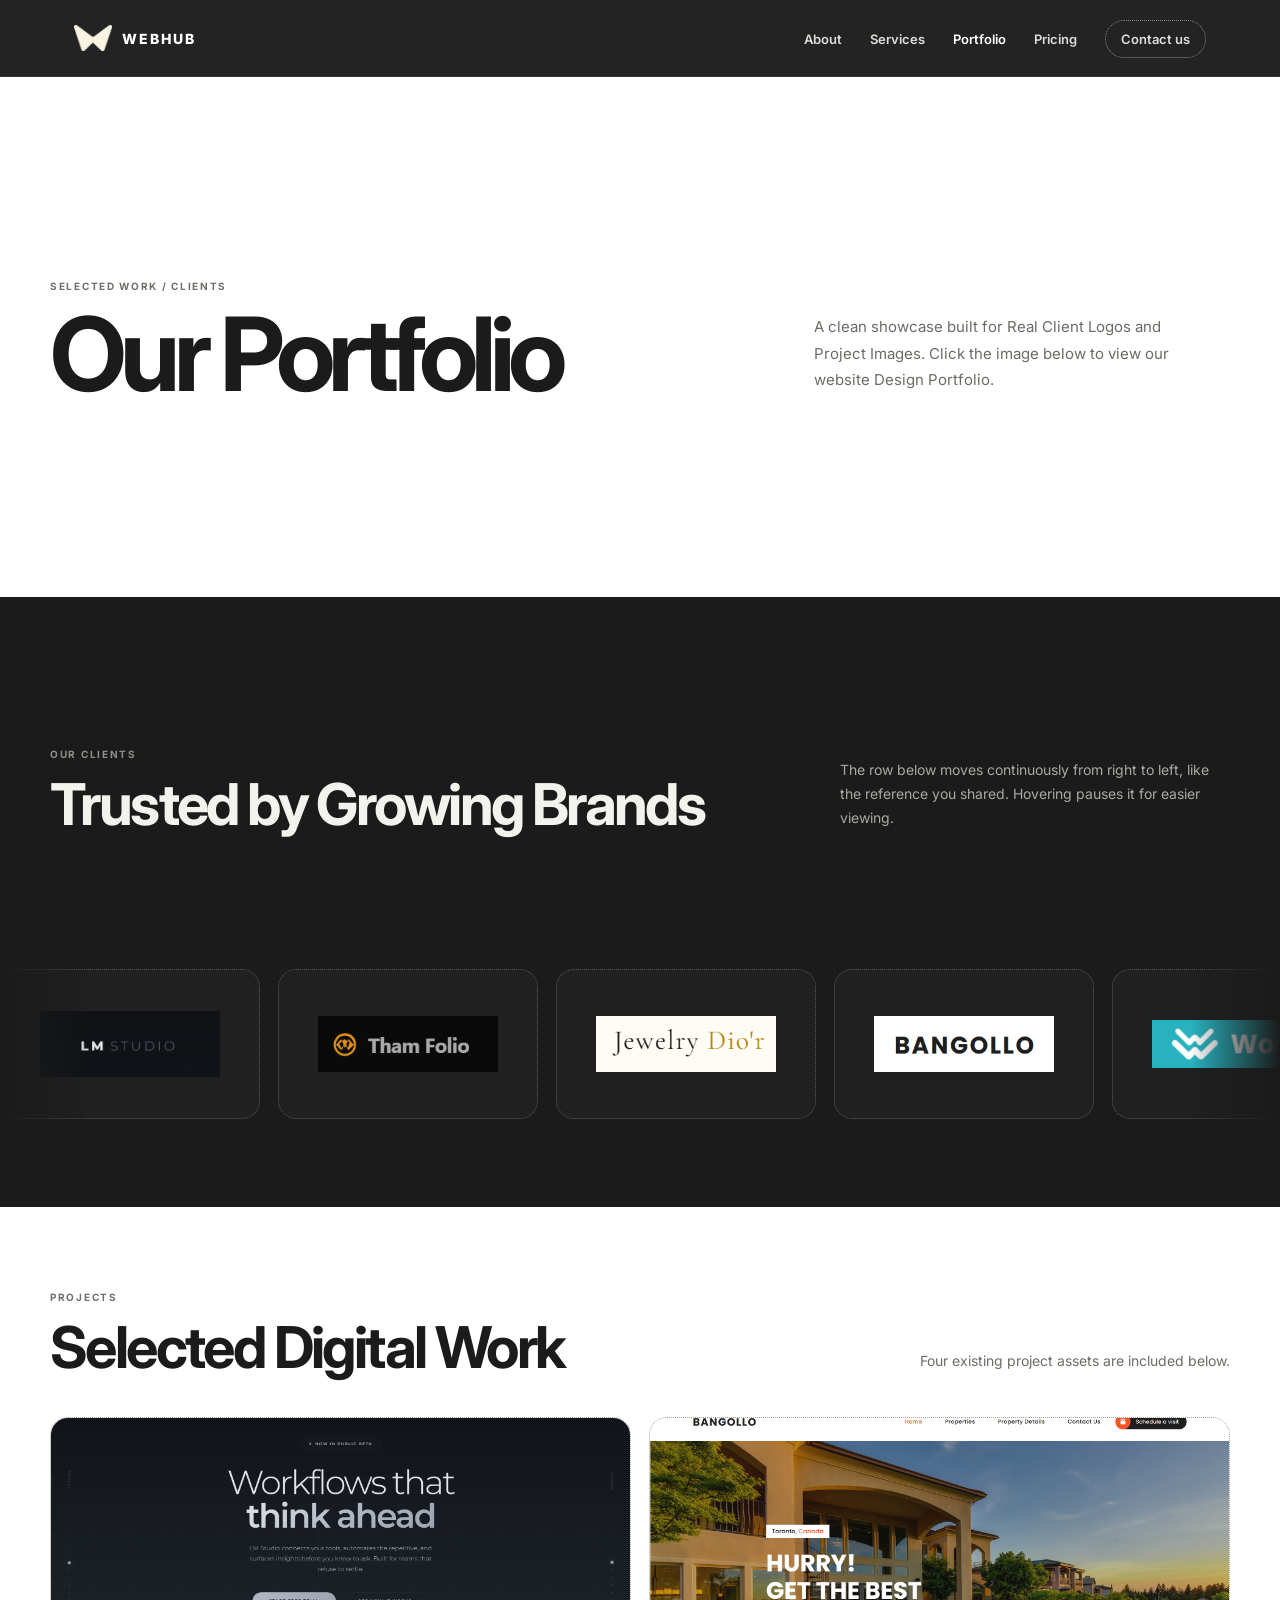
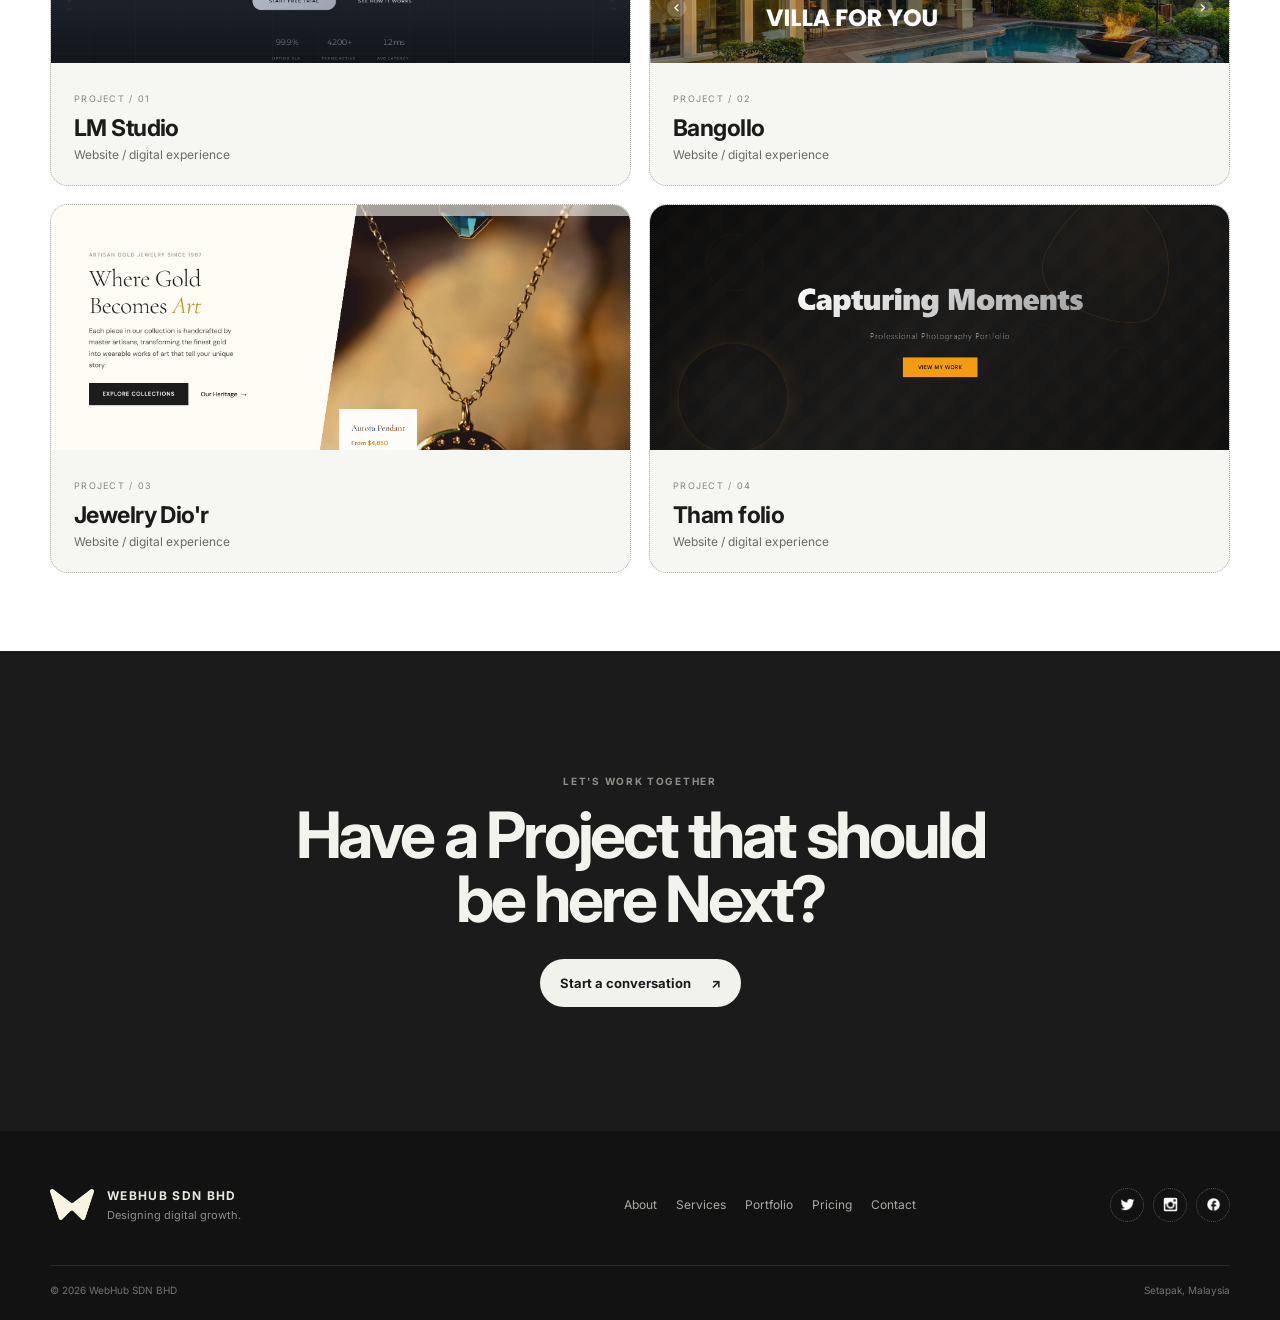
<file: portfolio.html>
<!doctype html>
<html lang="en">

<head>
  <meta charset="UTF-8">
  <meta name="viewport" content="width=device-width, initial-scale=1">
  <meta name="description" content="Selected projects and clients from WebHub SDN BHD.">
  <title>Portfolio — WebHub SDN BHD</title>
  <link rel="preconnect" href="https://fonts.googleapis.com">
  <link rel="preconnect" href="https://fonts.gstatic.com" crossorigin>
  <link href="https://fonts.googleapis.com/css2?family=Inter:wght@400;500;600;700;800&display=swap" rel="stylesheet">
  <link rel="stylesheet" href="css/portfolio.css">
</head>

<body>
  <header class="site-header" id="top">
    <nav class="navbar" aria-label="Main navigation">
      <a href="homepage.html" class="nav-logo"><img src="image/final logo(yellow).png"
          alt="WebHub logo"><span>WEBHUB</span></a>
      <button class="nav-toggle" id="navToggle" aria-label="Toggle menu" aria-expanded="false"
        aria-controls="navLinks"><span></span><span></span><span></span></button>
      <ul class="nav-links" id="navLinks">
        <li><a href="homepage.html#about">About</a></li>
        <li><a href="services.html">Services</a></li>
        <li><a href="portfolio.html" aria-current="page">Portfolio</a></li>
        <li><a href="pricing.html">Pricing</a></li>
        <li><a href="homepage.html#contacts" class="nav-cta">Contact us</a></li>
      </ul>
    </nav>
  </header>

  <main>
    <section class="portfolio-hero section-light">
      <div class="portfolio-shell">
        <div class="portfolio-title-row">
          <div class="reveal">
            <span class="section-index">SELECTED WORK / CLIENTS</span>
            <h1>Our Portfolio</h1>
          </div>
          <p class="reveal reveal-delay">A clean showcase built for Real Client Logos and Project Images. Click the
            image below to view our website Design Portfolio.</p>
        </div>
      </div>
    </section>

    <section class="client-section section-dark">
      <div class="portfolio-shell">
        <div class="client-heading reveal">
          <div><span class="section-index">OUR CLIENTS</span>
            <h2>Trusted by Growing Brands</h2>
          </div>
          <p>The row below moves continuously from right to left, like the reference you shared. Hovering pauses it for
            easier viewing.</p>
        </div>
      </div>

      <div class="marquee reveal" aria-label="Client logo carousel">
        <div class="marquee-track" id="marqueeTrack">
          <!-- First set: replace each placeholder with <img src="image/your-logo.png" alt="Client name"> -->
          <div class="client-logo-card">
            <img src="image/LM Studio logo.png" alt="LM Studio">
          </div>
          <div class="client-logo-card">
            <img src="image/Tham folio logo.png" alt="Tham folio">
          </div>
          <div class="client-logo-card">
            <img src="image/Jewelry Dio'r logo.png" alt="Jewelry Dio'r">
          </div>
          <div class="client-logo-card">
            <img src="image/Bangollo logo.png" alt="Bangollo">
          </div>
          <div class="client-logo-card">
            <img src="image/Wo0x logo.png" alt="Wo0x">
          </div>
          <div class="client-logo-card">
            <img src="image/Holiday logo.png" alt="Holiday">
          </div>
          <!-- Duplicate set for seamless continuous movement -->
          <div class="client-logo-card" aria-hidden="true">
            <img src="image/LM Studio logo.png" alt="LM Studio">
          </div>
          <div class="client-logo-card" aria-hidden="true">
            <img src="image/Tham folio logo.png" alt="Tham folio">
          </div>
          <div class="client-logo-card" aria-hidden="true">
            <img src="image/Jewelry Dio'r logo.png" alt="Jewelry Dio'r">
          </div>
          <div class="client-logo-card" aria-hidden="true">
            <img src="image/Bangollo logo.png" alt="Bangollo">
          </div>
          <div class="client-logo-card" aria-hidden="true">
            <img src="image/Wo0x logo.png" alt="Wo0x">
          </div>
          <div class="client-logo-card" aria-hidden="true">
            <img src="image/Holiday logo.png" alt="Holiday">
          </div>
        </div>
      </div>
    </section>

    <section class="work-section section-light">
      <div class="portfolio-shell">
        <div class="client-heading reveal">
          <div><span class="section-index">PROJECTS</span>
            <h2>Selected Digital Work</h2>
          </div>
          <p>Four existing project assets are included below.</p>
        </div>

        <div class="project-grid">
          <article class="project-card reveal">
            <div class="project-media">
              <a href="templatemo_621_luminary/templatemo_621_luminary/index.html" target="_blank" rel="noopener" aria-label="View LM Studio website">
                <img src="image/WB Lm Studio.png" alt="LM Studio logo">
              </a>
            </div>
            <div class="project-meta"><span>PROJECT / 01</span>
              <h3>LM Studio</h3>
              <p>Website / digital experience</p>
            </div>
          </article>
          <article class="project-card reveal reveal-delay">
            <div class="project-media">
              <a href="templatemo_591_villa_agency/templatemo_591_villa_agency/index.html" target="_blank" rel="noopener" aria-label="View Bangollo website">
                <img src="image/WB Bangollo.png" alt="Bangollo logo">
              </a>
            </div>
            <div class="project-meta"><span>PROJECT / 02</span>
              <h3>Bangollo</h3>
              <p>Website / digital experience</p>
            </div>
          </article>
          <article class="project-card reveal">
            <div class="project-media">
              <a href="templatemo_611_maison_doree/templatemo_611_maison_doree/index.html" target="_blank" rel="noopener" aria-label="View Jewelry Dio'r website">
                <img src="image/WB Jewelry Dio'r.png" alt="Jewelry Dio'r logo">
              </a>
            </div>
            <div class="project-meta"><span>PROJECT / 03</span>
              <h3>Jewelry Dio'r</h3>
              <p>Website / digital experience</p>
            </div>
          </article>
          <article class="project-card reveal reveal-delay">
            <div class="project-media">
              <a href="templatemo_615_amber_folio/templatemo_615_amber_folio/index.html" target="_blank" rel="noopener" aria-label="View Tham folio website">
              <img src="image/WB Tham folio.png" alt="Tham folio logo">
            </a>
          </div>
            <div class="project-meta"><span>PROJECT / 04</span>
              <h3>Tham folio</h3>
              <p>Website / digital experience</p>
            </div>
          </article>
        </div>
      </div>
    </section>

    <section class="portfolio-cta section-dark">
      <div class="portfolio-shell cta-inner reveal">
        <span class="section-index">LET'S WORK TOGETHER</span>
        <h2>Have a Project that should be here Next?</h2>
        <a class="button" href="homepage.html#contacts">Start a conversation <span>↗</span></a>
      </div>
    </section>
  </main>

  <footer class="site-footer">
    <div class="footer-inner">
      <div class="footer-brand"><img src="image/final logo(yellow).png" alt="WebHub">
        <div><strong>WEBHUB SDN BHD</strong><span>Designing digital growth.</span></div>
      </div>
      <div class="footer-links"><a href="homepage.html#about">About</a><a href="services.html">Services</a><a
          href="portfolio.html">Portfolio</a><a href="pricing.html">Pricing</a><a
          href="homepage.html#contacts">Contact</a></div>
      <div class="social-links"><a href="#" aria-label="Twitter"><img src="image/entypo-social_twitter.png"
            alt=""></a><a href="https://www.instagram.com/web_hub.official/?__pwa=1" target="_blank" rel="noopener"
          aria-label="Instagram"><img src="image/entypo-social_instagram.png" alt=""></a><a href="#"
          aria-label="Facebook"><img src="image/ic_twotone-facebook.png" alt=""></a></div>
    </div>
    <div class="footer-bottom"><span>© <span id="currentYear"></span> WebHub SDN BHD</span><span>Setapak,
        Malaysia</span></div>
  </footer>

  <button class="back-to-top" id="backToTop" type="button" aria-label="Back to top">↑</button>
  <script src="js/portfolio.js"></script>
</body>

</html>
</file>
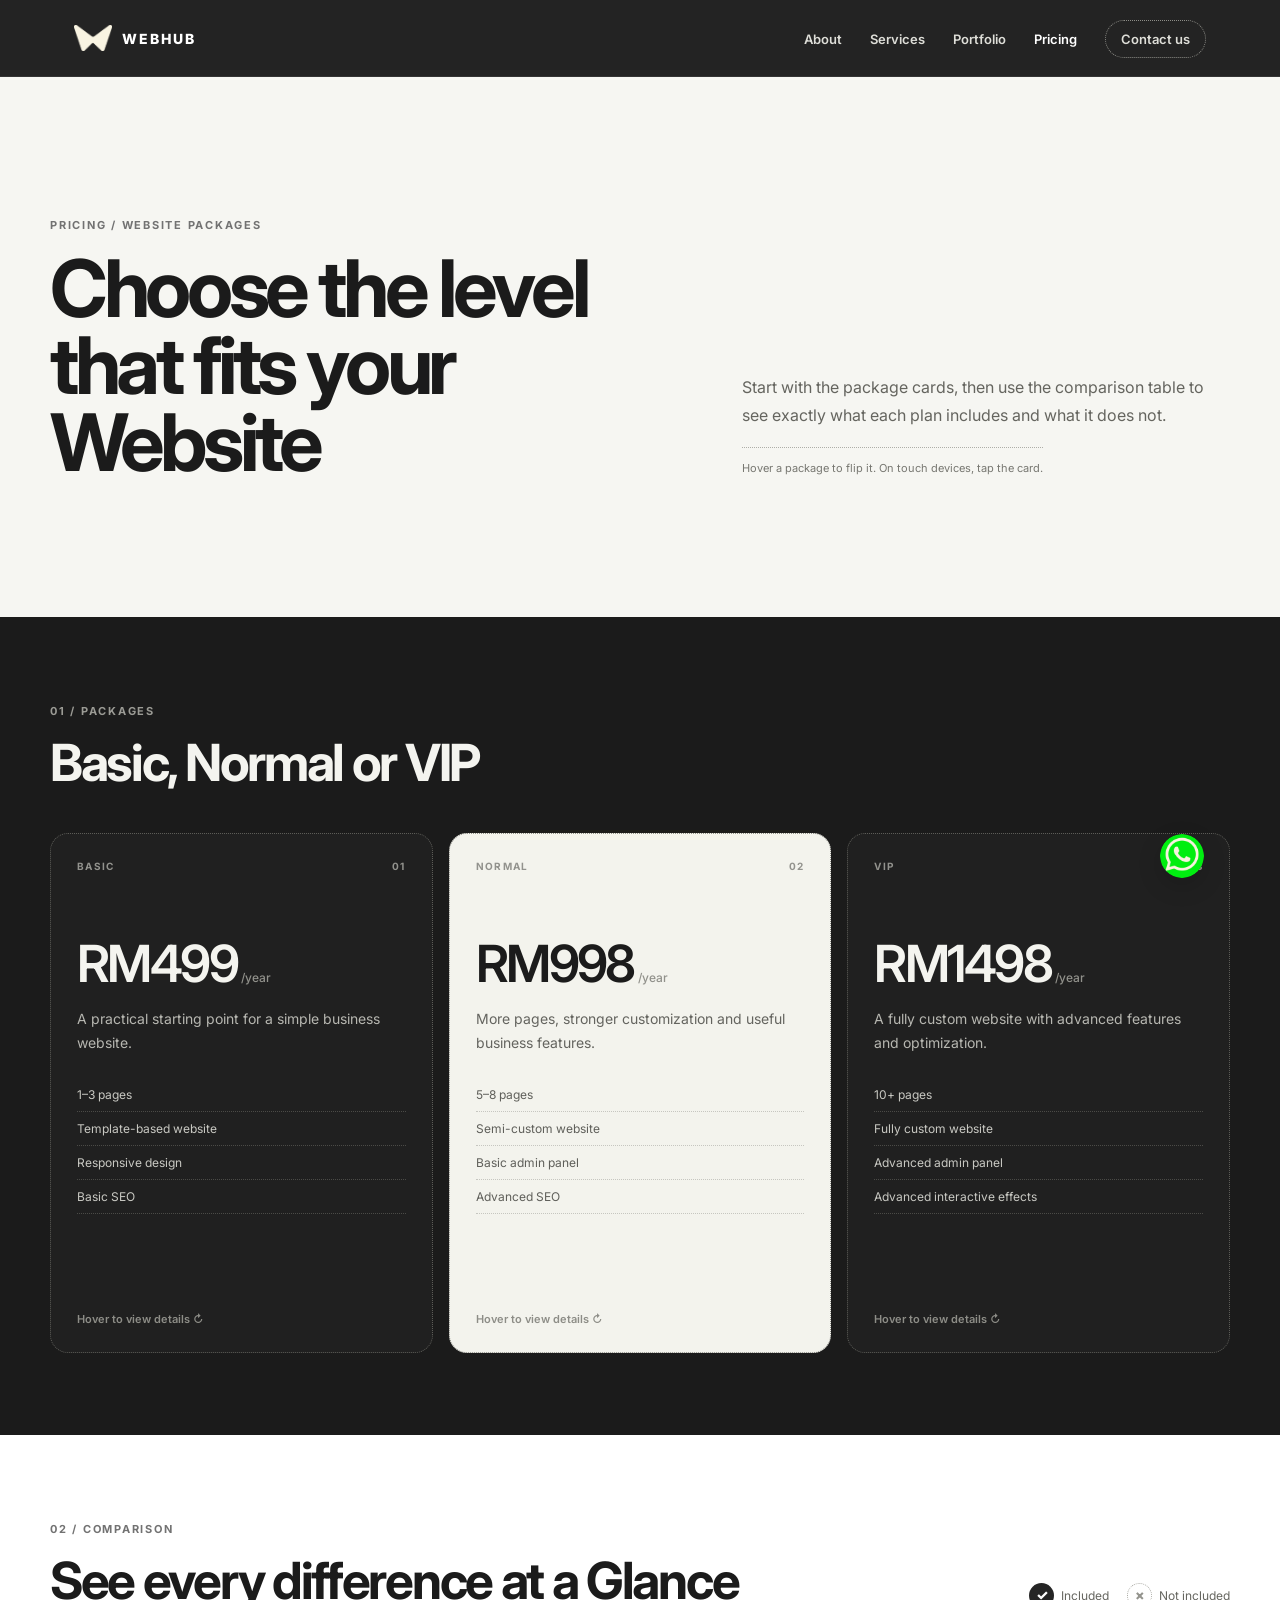
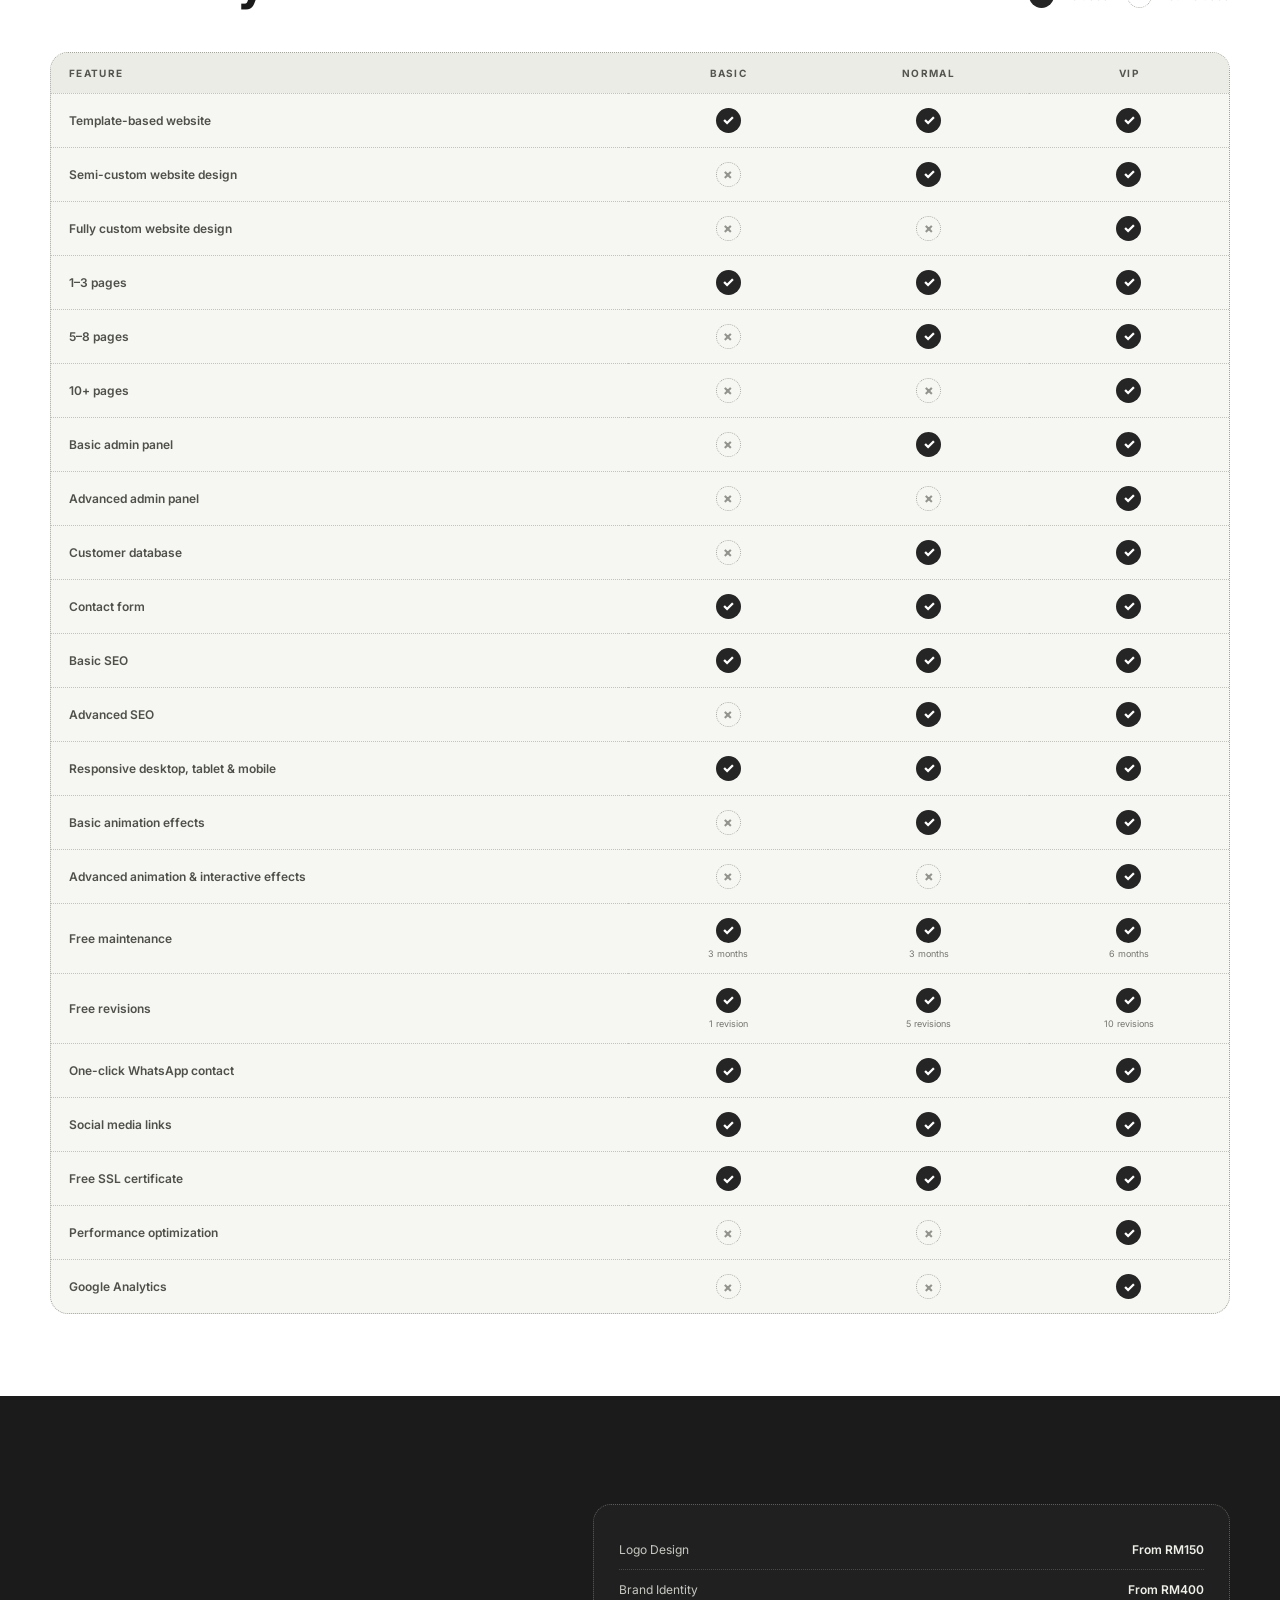
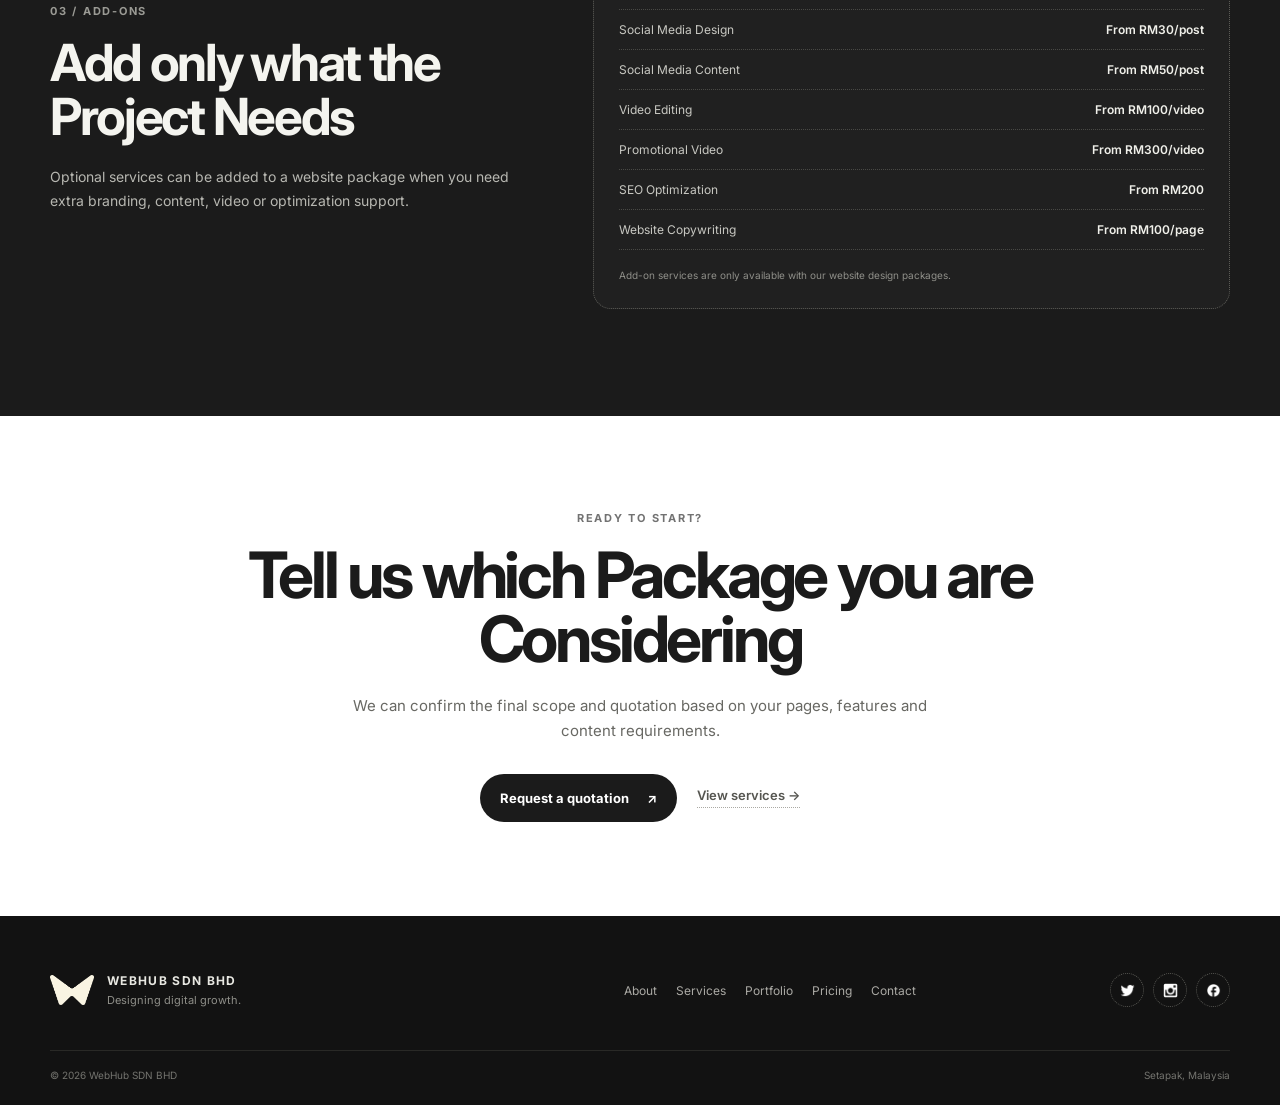
<file: pricing.html>
<!doctype html>
<html lang="en">

<head>
  <meta charset="UTF-8">
  <meta name="viewport" content="width=device-width, initial-scale=1">
  <meta name="description"
    content="Compare WebHub SDN BHD Basic, Normal and VIP website packages, features and add-on services.">
  <title>Pricing — WebHub SDN BHD</title>
  <link rel="preconnect" href="https://fonts.googleapis.com">
  <link rel="preconnect" href="https://fonts.gstatic.com" crossorigin>
  <link href="https://fonts.googleapis.com/css2?family=Inter:wght@400;500;600;700;800&display=swap" rel="stylesheet">
  <link rel="stylesheet" href="css/homepage_style.css">
  <link rel="stylesheet" href="css/pricing.css">
</head>

<body>
  <header class="site-header" id="top">
    <nav class="navbar" aria-label="Main navigation">
      <a href="homepage.html" class="nav-logo" aria-label="WebHub home">
        <img src="image/final logo(yellow).png" alt="WebHub logo">
        <span>WEBHUB</span>
      </a>

      <button class="nav-toggle" id="navToggle" aria-label="Toggle menu" aria-expanded="false" aria-controls="navLinks">
        <span></span><span></span><span></span>
      </button>

      <ul class="nav-links" id="navLinks">
        <li><a href="homepage.html#about">About</a></li>
        <li><a href="services.html">Services</a></li>
        <li><a href="portfolio.html">Portfolio</a></li>
        <li><a href="pricing.html" aria-current="page">Pricing</a></li>
        <li><a href="homepage.html#contacts" class="nav-cta">Contact us</a></li>
      </ul>
    </nav>
  </header>

  <main>
    <section class="pricing-hero section section-light">
      <div class="section-inner pricing-hero-grid">
        <div class="reveal">
          <span class="section-index">PRICING / WEBSITE PACKAGES</span>
          <h1>Choose the level that fits your Website</h1>
        </div>
        <div class="pricing-hero-copy reveal reveal-delay">
          <p>Start with the package cards, then use the comparison table to see exactly what each plan includes and what
            it does not.</p>
          <span class="hover-note">Hover a package to flip it. On touch devices, tap the card.</span>
        </div>
      </div>
    </section>

    <section class="section section-dark package-section">
      <div class="section-inner">
        <div class="section-heading horizontal reveal">
          <div>
            <span class="section-index">01 / PACKAGES</span>
            <h2>Basic, Normal or VIP</h2>
          </div>
        </div>

        <div class="flip-grid">
          <article class="flip-card reveal" tabindex="0"
            aria-label="Basic package. Hover or press Enter to see full details.">
            <div class="flip-card-inner">
              <div class="flip-face flip-front">
                <div class="package-label-row"><span>BASIC</span><span>01</span></div>
                <div class="package-price">RM499<small>/year</small></div>
                <p class="package-for">A practical starting point for a simple business website.</p>
                <ul class="package-preview">
                  <li>1–3 pages</li>
                  <li>Template-based website</li>
                  <li>Responsive design</li>
                  <li>Basic SEO</li>
                </ul>
                <span class="flip-hint">Hover to view details ↻</span>
              </div>
              <div class="flip-face flip-back">
                <div class="package-label-row"><span>BASIC / INCLUDED</span><span>01</span></div>
                <ul class="flip-detail-list">
                  <li>Template-based website</li>
                  <li>1–3 pages</li>
                  <li>Mobile, tablet &amp; desktop responsive design</li>
                  <li>Contact form</li>
                  <li>Basic SEO</li>
                  <li>3 months free maintenance</li>
                  <li>1 free revision</li>
                  <li>One-click WhatsApp contact</li>
                  <li>Social media links</li>
                  <li>Free SSL certificate</li>
                </ul>
                <a href="homepage.html#contacts">Enquire about Basic →</a>
              </div>
            </div>
          </article>

          <article class="flip-card reveal reveal-delay" tabindex="0"
            aria-label="Normal package. Hover or press Enter to see full details.">
            <div class="flip-card-inner">
              <div class="flip-face flip-front flip-front-featured">
                <div class="package-label-row"><span>NORMAL</span><span>02</span></div>
                <div class="package-price">RM998<small>/year</small></div>
                <p class="package-for">More pages, stronger customization and useful business features.</p>
                <ul class="package-preview">
                  <li>5–8 pages</li>
                  <li>Semi-custom website</li>
                  <li>Basic admin panel</li>
                  <li>Advanced SEO</li>
                </ul>
                <span class="flip-hint">Hover to view details ↻</span>
              </div>
              <div class="flip-face flip-back flip-back-featured">
                <div class="package-label-row"><span>NORMAL / INCLUDED</span><span>02</span></div>
                <ul class="flip-detail-list">
                  <li>Semi-custom website design</li>
                  <li>5–8 pages</li>
                  <li>Basic admin panel</li>
                  <li>Customer database</li>
                  <li>Contact form</li>
                  <li>Advanced SEO</li>
                  <li>Responsive design</li>
                  <li>Basic animation effects</li>
                  <li>3 months free maintenance</li>
                  <li>5 free revisions</li>
                  <li>WhatsApp contact, social links &amp; SSL</li>
                </ul>
                <a href="homepage.html#contacts">Enquire about Normal →</a>
              </div>
            </div>
          </article>

          <article class="flip-card reveal" tabindex="0"
            aria-label="VIP package. Hover or press Enter to see full details.">
            <div class="flip-card-inner">
              <div class="flip-face flip-front">
                <div class="package-label-row"><span>VIP</span><span>03</span></div>
                <div class="package-price">RM1498<small>/year</small></div>
                <p class="package-for">A fully custom website with advanced features and optimization.</p>
                <ul class="package-preview">
                  <li>10+ pages</li>
                  <li>Fully custom website</li>
                  <li>Advanced admin panel</li>
                  <li>Advanced interactive effects</li>
                </ul>
                <span class="flip-hint">Hover to view details ↻</span>
              </div>
              <div class="flip-face flip-back">
                <div class="package-label-row"><span>VIP / INCLUDED</span><span>03</span></div>
                <ul class="flip-detail-list">
                  <li>Fully custom website design</li>
                  <li>10+ pages</li>
                  <li>Advanced admin panel</li>
                  <li>Customer database</li>
                  <li>Contact form &amp; advanced SEO</li>
                  <li>Responsive design</li>
                  <li>Advanced animation &amp; interactive effects</li>
                  <li>6 months free maintenance</li>
                  <li>10 free revisions</li>
                  <li>Performance optimization</li>
                  <li>Google Analytics</li>
                  <li>WhatsApp contact, social links &amp; SSL</li>
                </ul>
                <a href="homepage.html#contacts">Enquire about VIP →</a>
              </div>
            </div>
          </article>
        </div>
      </div>
    </section>

    <section class="section section-light comparison-section" id="comparison">
      <div class="section-inner">
        <div class="section-heading horizontal reveal">
          <div>
            <span class="section-index">02 / COMPARISON</span>
            <h2>See every difference at a Glance</h2>
          </div>
          <div class="comparison-key" aria-label="Comparison legend"><span><b class="status status-yes">✓</b>
              Included</span><span><b class="status status-no">×</b> Not included</span></div>
        </div>

        <div class="comparison-wrap reveal">
          <table class="comparison-table">
            <thead>
              <tr>
                <th scope="col">Feature</th>
                <th scope="col">Basic</th>
                <th scope="col">Normal</th>
                <th scope="col">VIP</th>
              </tr>
            </thead>
            <tbody>
              <tr>
                <th scope="row">Template-based website</th>
                <td><span class="status status-yes" aria-label="Included">✓</span></td>
                <td><span class="status status-yes" aria-label="Included">✓</span></td>
                <td><span class="status status-yes" aria-label="Included">✓</span></td>
              </tr>
              <tr>
                <th scope="row">Semi-custom website design</th>
                <td><span class="status status-no" aria-label="Not included">×</span></td>
                <td><span class="status status-yes" aria-label="Included">✓</span></td>
                <td><span class="status status-yes" aria-label="Included">✓</span></td>
              </tr>
              <tr>
                <th scope="row">Fully custom website design</th>
                <td><span class="status status-no" aria-label="Not included">×</span></td>
                <td><span class="status status-no" aria-label="Not included">×</span></td>
                <td><span class="status status-yes" aria-label="Included">✓</span></td>
              </tr>
              <tr>
                <th scope="row">1–3 pages</th>
                <td><span class="status status-yes" aria-label="Included">✓</span></td>
                <td><span class="status status-yes" aria-label="Included">✓</span></td>
                <td><span class="status status-yes" aria-label="Included">✓</span></td>
              </tr>
              <tr>
                <th scope="row">5–8 pages</th>
                <td><span class="status status-no" aria-label="Not included">×</span></td>
                <td><span class="status status-yes" aria-label="Included">✓</span></td>
                <td><span class="status status-yes" aria-label="Included">✓</span></td>
              </tr>
              <tr>
                <th scope="row">10+ pages</th>
                <td><span class="status status-no" aria-label="Not included">×</span></td>
                <td><span class="status status-no" aria-label="Not included">×</span></td>
                <td><span class="status status-yes" aria-label="Included">✓</span></td>
              </tr>
              <tr>
                <th scope="row">Basic admin panel</th>
                <td><span class="status status-no" aria-label="Not included">×</span></td>
                <td><span class="status status-yes" aria-label="Included">✓</span></td>
                <td><span class="status status-yes" aria-label="Included">✓</span></td>
              </tr>
              <tr>
                <th scope="row">Advanced admin panel</th>
                <td><span class="status status-no" aria-label="Not included">×</span></td>
                <td><span class="status status-no" aria-label="Not included">×</span></td>
                <td><span class="status status-yes" aria-label="Included">✓</span></td>
              </tr>
              <tr>
                <th scope="row">Customer database</th>
                <td><span class="status status-no" aria-label="Not included">×</span></td>
                <td><span class="status status-yes" aria-label="Included">✓</span></td>
                <td><span class="status status-yes" aria-label="Included">✓</span></td>
              </tr>
              <tr>
                <th scope="row">Contact form</th>
                <td><span class="status status-yes" aria-label="Included">✓</span></td>
                <td><span class="status status-yes" aria-label="Included">✓</span></td>
                <td><span class="status status-yes" aria-label="Included">✓</span></td>
              </tr>
              <tr>
                <th scope="row">Basic SEO</th>
                <td><span class="status status-yes" aria-label="Included">✓</span></td>
                <td><span class="status status-yes" aria-label="Included">✓</span></td>
                <td><span class="status status-yes" aria-label="Included">✓</span></td>
              </tr>
              <tr>
                <th scope="row">Advanced SEO</th>
                <td><span class="status status-no" aria-label="Not included">×</span></td>
                <td><span class="status status-yes" aria-label="Included">✓</span></td>
                <td><span class="status status-yes" aria-label="Included">✓</span></td>
              </tr>
              <tr>
                <th scope="row">Responsive desktop, tablet &amp; mobile</th>
                <td><span class="status status-yes" aria-label="Included">✓</span></td>
                <td><span class="status status-yes" aria-label="Included">✓</span></td>
                <td><span class="status status-yes" aria-label="Included">✓</span></td>
              </tr>
              <tr>
                <th scope="row">Basic animation effects</th>
                <td><span class="status status-no" aria-label="Not included">×</span></td>
                <td><span class="status status-yes" aria-label="Included">✓</span></td>
                <td><span class="status status-yes" aria-label="Included">✓</span></td>
              </tr>
              <tr>
                <th scope="row">Advanced animation &amp; interactive effects</th>
                <td><span class="status status-no" aria-label="Not included">×</span></td>
                <td><span class="status status-no" aria-label="Not included">×</span></td>
                <td><span class="status status-yes" aria-label="Included">✓</span></td>
              </tr>
              <tr>
                <th scope="row">Free maintenance</th>
                <td><span class="status status-yes" aria-label="Included">✓</span><small>3 months</small></td>
                <td><span class="status status-yes" aria-label="Included">✓</span><small>3 months</small></td>
                <td><span class="status status-yes" aria-label="Included">✓</span><small>6 months</small></td>
              </tr>
              <tr>
                <th scope="row">Free revisions</th>
                <td><span class="status status-yes" aria-label="Included">✓</span><small>1 revision</small></td>
                <td><span class="status status-yes" aria-label="Included">✓</span><small>5 revisions</small></td>
                <td><span class="status status-yes" aria-label="Included">✓</span><small>10 revisions</small></td>
              </tr>
              <tr>
                <th scope="row">One-click WhatsApp contact</th>
                <td><span class="status status-yes" aria-label="Included">✓</span></td>
                <td><span class="status status-yes" aria-label="Included">✓</span></td>
                <td><span class="status status-yes" aria-label="Included">✓</span></td>
              </tr>
              <tr>
                <th scope="row">Social media links</th>
                <td><span class="status status-yes" aria-label="Included">✓</span></td>
                <td><span class="status status-yes" aria-label="Included">✓</span></td>
                <td><span class="status status-yes" aria-label="Included">✓</span></td>
              </tr>
              <tr>
                <th scope="row">Free SSL certificate</th>
                <td><span class="status status-yes" aria-label="Included">✓</span></td>
                <td><span class="status status-yes" aria-label="Included">✓</span></td>
                <td><span class="status status-yes" aria-label="Included">✓</span></td>
              </tr>
              <tr>
                <th scope="row">Performance optimization</th>
                <td><span class="status status-no" aria-label="Not included">×</span></td>
                <td><span class="status status-no" aria-label="Not included">×</span></td>
                <td><span class="status status-yes" aria-label="Included">✓</span></td>
              </tr>
              <tr>
                <th scope="row">Google Analytics</th>
                <td><span class="status status-no" aria-label="Not included">×</span></td>
                <td><span class="status status-no" aria-label="Not included">×</span></td>
                <td><span class="status status-yes" aria-label="Included">✓</span></td>
              </tr>
            </tbody>
          </table>
        </div>
      </div>
    </section>

    <section class="section section-dark addons-section">
      <div class="section-inner addons-layout">
        <div class="section-heading reveal">
          <span class="section-index">03 / ADD-ONS</span>
          <h2>Add only what the Project Needs</h2>
          <p class="addons-intro">Optional services can be added to a website package when you need extra branding,
            content, video or optimization support.</p>
        </div>

        <div class="addons-card reveal reveal-delay">
          <div class="addon-row"><span>Logo Design</span><strong>From RM150</strong></div>
          <div class="addon-row"><span>Brand Identity</span><strong>From RM400</strong></div>
          <div class="addon-row"><span>Social Media Design</span><strong>From RM30/post</strong></div>
          <div class="addon-row"><span>Social Media Content</span><strong>From RM50/post</strong></div>
          <div class="addon-row"><span>Video Editing</span><strong>From RM100/video</strong></div>
          <div class="addon-row"><span>Promotional Video</span><strong>From RM300/video</strong></div>
          <div class="addon-row"><span>SEO Optimization</span><strong>From RM200</strong></div>
          <div class="addon-row"><span>Website Copywriting</span><strong>From RM100/page</strong></div>
          <p class="addon-note">Add-on services are only available with our website design packages.</p>
        </div>
      </div>
    </section>

    <section class="section section-light pricing-cta-section">
      <div class="section-inner pricing-cta reveal">
        <span class="section-index">READY TO START?</span>
        <h2>Tell us which Package you are Considering</h2>
        <p>We can confirm the final scope and quotation based on your pages, features and content requirements.</p>
        <div class="pricing-cta-actions">
          <a class="button button-dark" href="homepage.html#contacts">Request a quotation <span
              aria-hidden="true">↗</span></a>
          <a class="pricing-secondary-link" href="services.html">View services →</a>
        </div>
      </div>
    </section>
  </main>

  <footer class="site-footer">
    <div class="footer-inner">
      <div class="footer-brand"><img src="image/final logo(yellow).png" alt="WebHub">
        <div><strong>WEBHUB SDN BHD</strong><span>Designing digital growth.</span></div>
      </div>
      <div class="footer-links"><a href="homepage.html#about">About</a><a href="services.html">Services</a><a
          href="portfolio.html">Portfolio</a><a href="pricing.html">Pricing</a><a
          href="homepage.html#contacts">Contact</a></div>
      <div class="social-links"><a href="#" aria-label="Twitter"><img src="image/entypo-social_twitter.png"
            alt=""></a><a href="https://www.instagram.com/web_hub.official/?__pwa=1" target="_blank" rel="noopener"
          aria-label="Instagram"><img src="image/entypo-social_instagram.png" alt=""></a><a href="#"
          aria-label="Facebook"><img src="image/ic_twotone-facebook.png" alt=""></a></div>
    </div>
    <div class="footer-bottom"><span>© <span id="currentYear"></span> WebHub SDN BHD</span><span>Setapak,
        Malaysia</span></div>
  </footer>

  <a class="whatsapp" href="https://wa.me/60112223456" aria-label="Chat with WebHub on WhatsApp"><img
      src="image/Group 50.png" alt=""></a>
  <button class="back-to-top" id="backToTop" type="button" aria-label="Back to top"><span>↑</span></button>

  <script src="js/homepage_script.js"></script>
  <script src="js/pricing.js"></script>
</body>

</html>
</file>
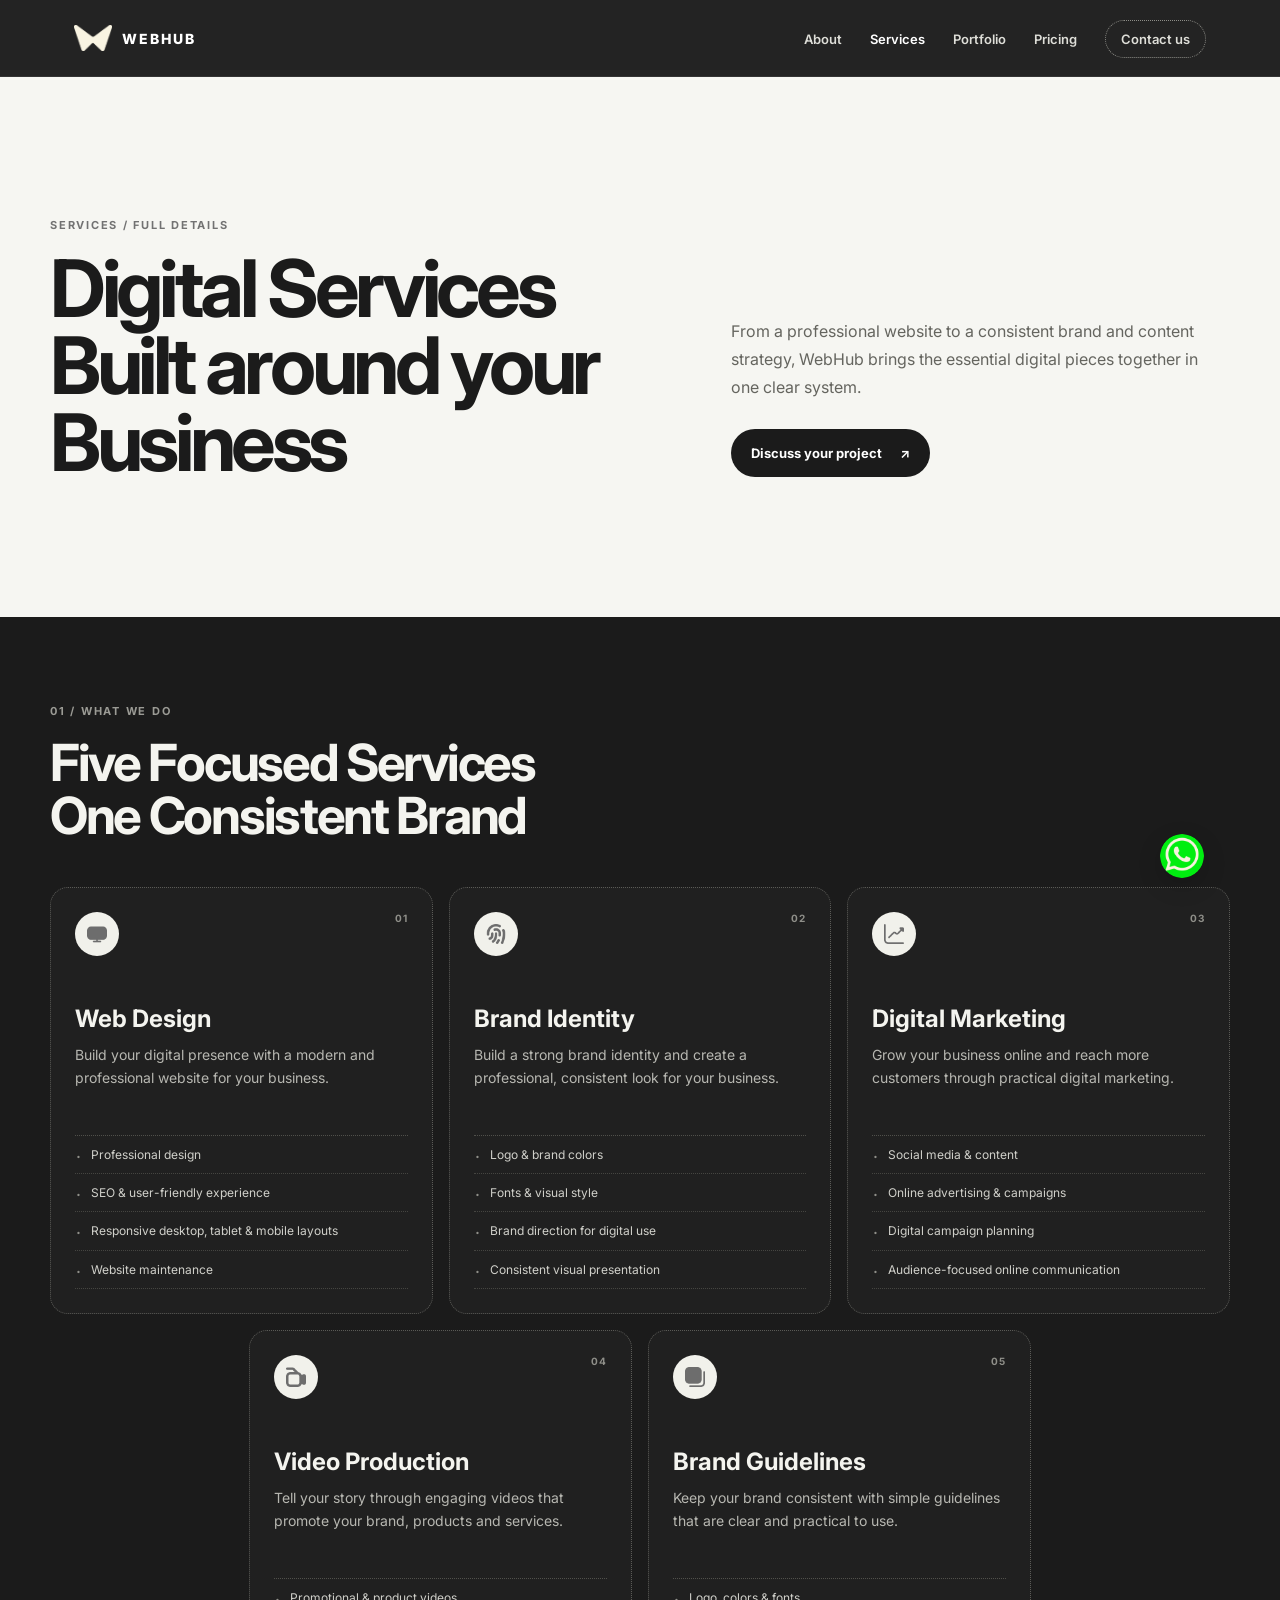
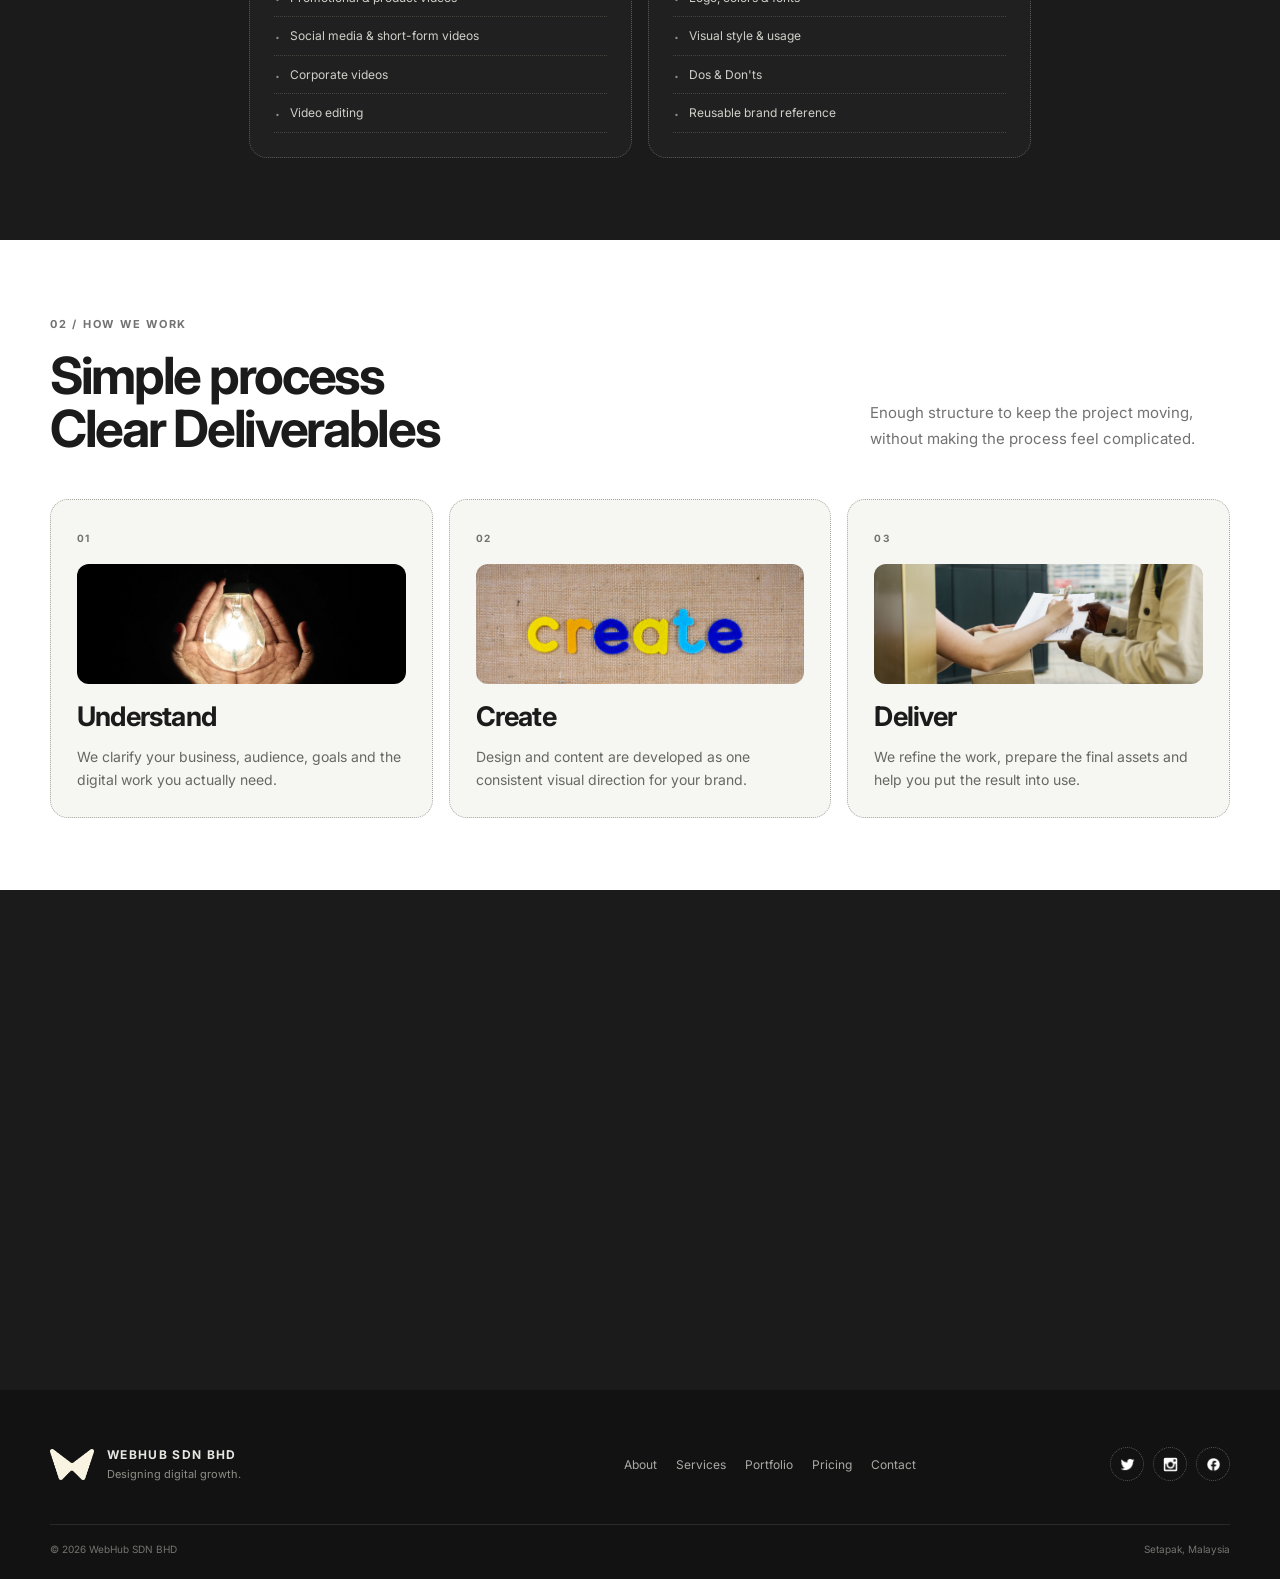
<file: services.html>
<!doctype html>
<html lang="en">

<head>
  <meta charset="UTF-8">
  <meta name="viewport" content="width=device-width, initial-scale=1">
  <meta name="description"
    content="Detailed website design, branding, digital marketing, video production and brand guideline services from WebHub SDN BHD.">
  <title>Services — WebHub SDN BHD</title>
  <link rel="preconnect" href="https://fonts.googleapis.com">
  <link rel="preconnect" href="https://fonts.gstatic.com" crossorigin>
  <link href="https://fonts.googleapis.com/css2?family=Inter:wght@400;500;600;700;800&display=swap" rel="stylesheet">
  <link rel="stylesheet" href="css/homepage_style.css">
  <link rel="stylesheet" href="css/services.css">
</head>

<body>
  <header class="site-header" id="top">
    <nav class="navbar" aria-label="Main navigation">
      <a href="homepage.html" class="nav-logo" aria-label="WebHub home">
        <img src="image/final logo(yellow).png" alt="WebHub logo">
        <span>WEBHUB</span>
      </a>

      <button class="nav-toggle" id="navToggle" aria-label="Toggle menu" aria-expanded="false" aria-controls="navLinks">
        <span></span><span></span><span></span>
      </button>

      <ul class="nav-links" id="navLinks">
        <li><a href="homepage.html#about">About</a></li>
        <li><a href="services.html" aria-current="page">Services</a></li>
        <li><a href="portfolio.html">Portfolio</a></li>
        <li><a href="pricing.html">Pricing</a></li>
        <li><a href="homepage.html#contacts" class="nav-cta">Contact us</a></li>
      </ul>
    </nav>
  </header>

  <main>
    <section class="detail-hero section section-light">
      <div class="section-inner detail-hero-grid">
        <div class="reveal">
          <span class="section-index">SERVICES / FULL DETAILS</span>
          <h1>Digital Services Built around your Business</h1>
        </div>
        <div class="detail-hero-copy reveal reveal-delay">
          <p>From a professional website to a consistent brand and content strategy, WebHub brings the essential digital
            pieces together in one clear system.</p>
          <a class="button button-dark" href="homepage.html#contacts">Discuss your project <span
              aria-hidden="true">↗</span></a>
        </div>
      </div>
    </section>

    <section class="section section-dark services-detail-section">
      <div class="section-inner">
        <div class="section-heading horizontal reveal">
          <div>
            <span class="section-index">01 / WHAT WE DO</span>
            <h2>Five Focused Services</br>One Consistent Brand</h2>
          </div>
        </div>

        <div class="detail-services-grid">
          <article class="service-card detail-service-card reveal">
            <div class="service-card-head">
              <div class="service-icon"><img src="image/fi-sr-screen.png" alt=""></div>
              <span>01</span>
            </div>
            <h3>Web Design</h3>
            <p class="service-intro">Build your digital presence with a modern and professional website for your
              business.</p>
            <ul class="service-feature-list">
              <li>Professional design</li>
              <li>SEO &amp; user-friendly experience</li>
              <li>Responsive desktop, tablet &amp; mobile layouts</li>
              <li>Website maintenance</li>
            </ul>
          </article>

          <article class="service-card detail-service-card reveal reveal-delay">
            <div class="service-card-head">
              <div class="service-icon"><img src="image/fi-br-fingerprint.png" alt=""></div>
              <span>02</span>
            </div>
            <h3>Brand Identity</h3>
            <p class="service-intro">Build a strong brand identity and create a professional, consistent look for your
              business.</p>
            <ul class="service-feature-list">
              <li>Logo &amp; brand colors</li>
              <li>Fonts &amp; visual style</li>
              <li>Brand direction for digital use</li>
              <li>Consistent visual presentation</li>
            </ul>
          </article>

          <article class="service-card detail-service-card reveal">
            <div class="service-card-head">
              <div class="service-icon"><img src="image/fi-sr-chat-arrow-grow.png" alt=""></div>
              <span>03</span>
            </div>
            <h3>Digital Marketing</h3>
            <p class="service-intro">Grow your business online and reach more customers through practical digital
              marketing.</p>
            <ul class="service-feature-list">
              <li>Social media &amp; content</li>
              <li>Online advertising &amp; campaigns</li>
              <li>Digital campaign planning</li>
              <li>Audience-focused online communication</li>
            </ul>
          </article>

          <article class="service-card detail-service-card reveal reveal-delay">
            <div class="service-card-head">
              <div class="service-icon"><img src="image/fi-br-video-camera.png" alt=""></div>
              <span>04</span>
            </div>
            <h3>Video Production</h3>
            <p class="service-intro">Tell your story through engaging videos that promote your brand, products and
              services.</p>
            <ul class="service-feature-list">
              <li>Promotional &amp; product videos</li>
              <li>Social media &amp; short-form videos</li>
              <li>Corporate videos</li>
              <li>Video editing</li>
            </ul>
          </article>

          <article class="service-card detail-service-card reveal">
            <div class="service-card-head">
              <div class="service-icon"><img src="image/fi-sr-copy.png" alt=""></div>
              <span>05</span>
            </div>
            <h3>Brand Guidelines</h3>
            <p class="service-intro">Keep your brand consistent with simple guidelines that are clear and practical to
              use.</p>
            <ul class="service-feature-list">
              <li>Logo, colors &amp; fonts</li>
              <li>Visual style &amp; usage</li>
              <li>Dos &amp; Don'ts</li>
              <li>Reusable brand reference</li>
            </ul>
          </article>
        </div>
      </div>
    </section>

    <section class="section section-light service-process-section">
      <div class="section-inner">
        <div class="section-heading horizontal reveal">
          <div>
            <span class="section-index">02 / HOW WE WORK</span>
            <h2>Simple process <br>Clear Deliverables</h2>
          </div>
          <p>Enough structure to keep the project moving, without making the process feel complicated.</p>
        </div>

        <div class="service-process-grid">
          <article class="process-card reveal">
            <span>01</span>
            <img class="process-card-img" src="image/understand.jpg" alt="">
            <h3>Understand</h3>
            <p>We clarify your business, audience, goals and the digital work you actually need.</p>
          </article>
          <article class="process-card reveal reveal-delay">
            <span>02</span>
            <img class="process-card-img" src="image/create.jpg" alt="">
            <h3>Create</h3>
            <p>Design and content are developed as one consistent visual direction for your brand.</p>
          </article>
          <article class="process-card reveal">
            <span>03</span>
            <img class="process-card-img" src="image/deliver.jpg" alt="">
            <h3>Deliver</h3>
            <p>We refine the work, prepare the final assets and help you put the result into use.</p>
          </article>
        </div>
      </div>
    </section>

    <section class="detail-cta section section-dark">
      <div class="section-inner detail-cta-inner reveal">
        <span class="section-index">NEXT STEP</span>
        <h2>Need a Website Package?</h2>
        <p>Compare Basic, Normal and VIP side by side before choosing the package that suits your project.</p>
        <div class="detail-cta-actions">
          <a class="button detail-light-button" href="pricing.html">Compare pricing <span
              aria-hidden="true">→</span></a>
          <a class="detail-text-link" href="homepage.html#contacts">Contact WebHub ↗</a>
        </div>
      </div>
    </section>
  </main>

  <footer class="site-footer">
    <div class="footer-inner">
      <div class="footer-brand"><img src="image/final logo(yellow).png" alt="WebHub">
        <div><strong>WEBHUB SDN BHD</strong><span>Designing digital growth.</span></div>
      </div>
      <div class="footer-links"><a href="homepage.html#about">About</a><a href="services.html">Services</a><a
          href="portfolio.html">Portfolio</a><a href="pricing.html">Pricing</a><a
          href="homepage.html#contacts">Contact</a></div>
      <div class="social-links"><a href="#" aria-label="Twitter"><img src="image/entypo-social_twitter.png"
            alt=""></a><a href="https://www.instagram.com/web_hub.official/?__pwa=1" target="_blank" rel="noopener"
          aria-label="Instagram"><img src="image/entypo-social_instagram.png" alt=""></a><a href="#"
          aria-label="Facebook"><img src="image/ic_twotone-facebook.png" alt=""></a></div>
    </div>
    <div class="footer-bottom"><span>© <span id="currentYear"></span> WebHub SDN BHD</span><span>Setapak,
        Malaysia</span></div>
  </footer>

  <a class="whatsapp" href="https://wa.me/60112223456" aria-label="Chat with WebHub on WhatsApp"><img
      src="image/Group 50.png" alt=""></a>
  <button class="back-to-top" id="backToTop" type="button" aria-label="Back to top"><span>↑</span></button>

  <script src="js/homepage_script.js"></script>
</body>

</html>
</file>
<file: templatemo_611_maison_doree/templatemo_611_maison_doree/templatemo-maison-style.css>
@charset "utf-8";
/* 

CSS Document 

TemplateMo 611 Maison Doree

https://templatemo.com/tm-611-maison-doree

*/

:root {
	--color-cream: #FFFBF5;
	--color-ivory: #F7F3ED;
	--color-warm-white: #FEFCF9;
	--color-gold: #B8860B;
	--color-gold-light: #D4A853;
	--color-gold-dark: #8B6914;
	--color-charcoal: #1C1C1C;
	--color-charcoal-soft: #3A3A3A;
	--color-taupe: #A69080;
	--color-taupe-light: #C4B5A5;

	--font-display: 'Cormorant Garamond', Georgia, serif;
	--font-body: 'DM Sans', -apple-system, sans-serif;

	--space-xs: 0.5rem;
	--space-sm: 1rem;
	--space-md: 2rem;
	--space-lg: 4rem;
	--space-xl: 6rem;
	--space-2xl: 10rem;
}

*,
*::before,
*::after {
	margin: 0;
	padding: 0;
	box-sizing: border-box;
}

html {
	scroll-behavior: smooth;
}

body {
	font-family: var(--font-body);
	font-size: 18px;
	line-height: 1.6;
	color: var(--color-charcoal);
	background-color: var(--color-cream);
	-webkit-font-smoothing: antialiased;
}

img {
	max-width: 100%;
	height: auto;
	display: block;
}

a {
	color: inherit;
	text-decoration: none;
}

/* Typography */
.heading-display {
	font-family: var(--font-display);
	font-weight: 300;
	line-height: 1.1;
	letter-spacing: -0.02em;
}

.heading-editorial {
	font-family: var(--font-display);
	font-weight: 400;
	font-style: italic;
	line-height: 1.2;
}

.text-label {
	font-family: var(--font-body);
	font-size: 0.85rem;
	font-weight: 500;
	letter-spacing: 0.15em;
	text-transform: uppercase;
	color: var(--color-taupe);
}

.text-body {
	font-family: var(--font-body);
	font-size: 1.1rem;
	line-height: 1.7;
	color: var(--color-charcoal-soft);
}

/* Layout Utilities */
.container {
	width: 100%;
	max-width: 1400px;
	margin: 0 auto;
	padding: 0 var(--space-md);
}

.container--narrow {
	max-width: 900px;
}

.container--wide {
	max-width: 1600px;
}

/* ========================================
           HEADER / NAVIGATION
        ======================================== */
.site-header {
	position: fixed;
	top: 0;
	left: 0;
	right: 0;
	z-index: 1000;
	padding: var(--space-md) 0;
	transition: background 0.4s ease, padding 0.4s ease;
}

.site-header::before {
	content: '';
	position: absolute;
	top: 0;
	left: 0;
	right: 0;
	bottom: 0;
	background-color: rgba(255, 251, 245, 0.6);
	z-index: -1;
}

.site-header.scrolled {
	background: rgba(255, 251, 245, 0.98);
	backdrop-filter: blur(10px);
	padding: var(--space-sm) 0;
	box-shadow: 0 1px 0 rgba(0, 0, 0, 0.05);
}

.site-header.scrolled::before {
	display: none;
}

.header-inner {
	display: flex;
	align-items: center;
	justify-content: space-between;
}

.logo {
	font-family: var(--font-display);
	font-size: 2rem;
	font-weight: 400;
	letter-spacing: 0.05em;
}

.logo span {
	color: var(--color-gold);
}

.nav-main {
	display: flex;
	align-items: center;
	gap: var(--space-lg);
}

.nav-main a:not(.nav-cta) {
	font-family: var(--font-body);
	font-size: 1.05rem;
	font-weight: 500;
	letter-spacing: 0.02em;
	position: relative;
	padding: var(--space-xs) 0;
	transition: color 0.3s ease;
}

.nav-main a:not(.nav-cta):hover {
	color: var(--color-gold);
}

.nav-cta {
	font-family: var(--font-body);
	font-size: 0.9rem;
	font-weight: 500;
	letter-spacing: 0.1em;
	text-transform: uppercase;
	padding: 0.875rem 1.5rem;
	border: 1px solid var(--color-charcoal);
	transition: all 0.3s ease;
}

.nav-cta:hover {
	background-color: var(--color-charcoal);
	color: var(--color-cream);
}

/* Mobile Menu Toggle */
.menu-toggle {
	display: none;
	flex-direction: column;
	gap: 5px;
	background: none;
	border: none;
	cursor: pointer;
	padding: 10px;
}

.menu-toggle span {
	display: block;
	width: 24px;
	height: 1.5px;
	background-color: var(--color-charcoal);
	transition: all 0.3s ease;
}

/* ========================================
           HERO SECTION
        ======================================== */
.hero {
	min-height: 600px;
	max-height: 820px;
	height: 100vh;
	display: grid;
	grid-template-columns: 1fr 1.2fr;
	background-color: var(--color-cream);
	overflow: hidden;
}

.hero-content {
	display: flex;
	flex-direction: column;
	justify-content: center;
	padding: var(--space-md) var(--space-lg);
	padding-left: max(var(--space-md), calc((100vw - 1400px) / 2 + var(--space-md)));
}

.hero-tagline {
	margin-bottom: var(--space-sm);
	opacity: 0;
	transform: translateY(20px);
	animation: fadeUp 0.8s ease forwards;
	animation-delay: 0.3s;
}

.hero-title {
	font-size: clamp(2.5rem, 4.5vw, 4rem);
	margin-bottom: var(--space-sm);
	opacity: 0;
	transform: translateY(30px);
	animation: fadeUp 0.8s ease forwards;
	animation-delay: 0.5s;
}

.hero-title em {
	font-style: italic;
	color: var(--color-gold);
}

.hero-description {
	max-width: 380px;
	margin-bottom: var(--space-md);
	opacity: 0;
	transform: translateY(20px);
	animation: fadeUp 0.8s ease forwards;
	animation-delay: 0.7s;
}

.hero-actions {
	display: flex;
	align-items: center;
	gap: var(--space-md);
	opacity: 0;
	transform: translateY(20px);
	animation: fadeUp 0.8s ease forwards;
	animation-delay: 0.9s;
}

.btn-primary {
	display: inline-flex;
	align-items: center;
	gap: var(--space-sm);
	font-family: var(--font-body);
	font-size: 0.9rem;
	font-weight: 500;
	letter-spacing: 0.1em;
	text-transform: uppercase;
	padding: 1.1rem 2.25rem;
	background-color: var(--color-charcoal);
	color: var(--color-cream);
	border: none;
	cursor: pointer;
	transition: all 0.3s ease;
}

.btn-primary:hover {
	background-color: var(--color-gold-dark);
}

.btn-text {
	font-family: var(--font-body);
	font-size: 1rem;
	font-weight: 500;
	color: var(--color-charcoal);
	position: relative;
}

.btn-text::after {
	content: '→';
	margin-left: 0.5rem;
	transition: margin-left 0.3s ease;
}

.btn-text:hover::after {
	margin-left: 0.75rem;
}

.hero-image {
	position: relative;
	overflow: hidden;
	clip-path: polygon(15% 0, 100% 0, 100% 100%, 0 100%);
}

.hero-slide {
	position: absolute;
	inset: 0;
	opacity: 0;
	transition: opacity 1s ease-in-out;
}

.hero-slide.active {
	opacity: 1;
}

.hero-slide img {
	width: 100%;
	height: 100%;
	object-fit: cover;
}

.hero-image-overlay {
	position: absolute;
	bottom: var(--space-lg);
	left: var(--space-lg);
	background-color: var(--color-warm-white);
	padding: var(--space-md);
	max-width: 280px;
	z-index: 10;
	opacity: 0;
	transform: translateY(20px);
	animation: fadeUp 0.8s ease forwards;
	animation-delay: 1.1s;
}

.overlay-title {
	font-family: var(--font-display);
	font-size: 1.4rem;
	font-weight: 400;
	margin-bottom: var(--space-xs);
	transition: opacity 0.5s ease;
}

.overlay-price {
	font-family: var(--font-body);
	font-size: 1rem;
	color: var(--color-gold);
	font-weight: 500;
	transition: opacity 0.5s ease;
}

@keyframes fadeUp {
	to {
		opacity: 1;
		transform: translateY(0);
	}
}

/* ========================================
           FEATURED PIECE SECTION
        ======================================== */
.featured-piece {
	padding: var(--space-2xl) 0;
	background-color: var(--color-ivory);
}

.featured-grid {
	display: grid;
	grid-template-columns: 1.4fr 1fr;
	gap: var(--space-xl);
	align-items: center;
}

.featured-image-wrapper {
	position: relative;
}

.featured-image {
	aspect-ratio: 4/5;
	overflow: hidden;
}

.featured-image img {
	width: 100%;
	height: 100%;
	object-fit: cover;
	transition: transform 0.8s ease;
}

.featured-image-wrapper:hover .featured-image img {
	transform: scale(1.03);
}

.featured-badge {
	position: absolute;
	top: var(--space-md);
	left: var(--space-md);
	background-color: var(--color-gold);
	color: var(--color-cream);
	font-family: var(--font-body);
	font-size: 0.7rem;
	font-weight: 500;
	letter-spacing: 0.1em;
	text-transform: uppercase;
	padding: 0.5rem 1rem;
}

.featured-content {
	padding-right: var(--space-lg);
}

.featured-label {
	margin-bottom: var(--space-sm);
}

.featured-title {
	font-size: clamp(2.75rem, 4.5vw, 4rem);
	margin-bottom: var(--space-md);
}

.featured-description {
	margin-bottom: var(--space-md);
}

.featured-details {
	display: flex;
	flex-direction: column;
	gap: var(--space-sm);
	margin-bottom: var(--space-lg);
	padding: var(--space-md) 0;
	border-top: 1px solid var(--color-taupe-light);
	border-bottom: 1px solid var(--color-taupe-light);
}

.detail-row {
	display: flex;
	justify-content: space-between;
	font-size: 1rem;
}

.detail-label {
	color: var(--color-taupe);
}

.detail-value {
	font-weight: 500;
}

.featured-price {
	font-family: var(--font-display);
	font-size: 2.25rem;
	font-weight: 400;
	color: var(--color-gold-dark);
	margin-bottom: var(--space-md);
}

/* ========================================
           COLLECTIONS SECTION
        ======================================== */
.collections {
	padding: var(--space-2xl) 0;
	background-color: var(--color-cream);
}

.section-header {
	display: flex;
	justify-content: space-between;
	align-items: flex-end;
	margin-bottom: var(--space-xl);
}

.section-header-left {
	max-width: 500px;
}

.section-title {
	font-size: clamp(2.25rem, 4vw, 3.5rem);
	margin-bottom: var(--space-sm);
}

.section-subtitle {
	color: var(--color-taupe);
}

/* Asymmetric Masonry Grid */
.collections-grid {
	display: grid;
	grid-template-columns: repeat(12, 1fr);
	grid-template-rows: repeat(2, auto);
	gap: var(--space-md);
}

.collection-item {
	position: relative;
	overflow: hidden;
	cursor: pointer;
}

.collection-item:nth-child(1) {
	grid-column: 1 / 6;
	grid-row: 1 / 3;
}

.collection-item:nth-child(2) {
	grid-column: 6 / 10;
	grid-row: 1 / 2;
}

.collection-item:nth-child(3) {
	grid-column: 10 / 13;
	grid-row: 1 / 2;
}

.collection-item:nth-child(4) {
	grid-column: 6 / 9;
	grid-row: 2 / 3;
}

.collection-item:nth-child(5) {
	grid-column: 9 / 13;
	grid-row: 2 / 3;
}

.collection-image {
	width: 100%;
	height: 100%;
	min-height: 280px;
	overflow: hidden;
}

.collection-item:nth-child(1) .collection-image {
	min-height: 600px;
}

.collection-image img {
	width: 100%;
	height: 100%;
	object-fit: cover;
	transition: transform 0.6s ease;
}

.collection-item:hover .collection-image img {
	transform: scale(1.05);
}

.collection-overlay {
	position: absolute;
	inset: 0;
	background: linear-gradient(to top, rgba(28, 28, 28, 0.7) 0%, transparent 60%);
	display: flex;
	flex-direction: column;
	justify-content: flex-end;
	padding: var(--space-md);
	opacity: 0;
	transition: opacity 0.4s ease;
}

.collection-item:hover .collection-overlay {
	opacity: 1;
}

.collection-name {
	font-family: var(--font-display);
	font-size: 1.75rem;
	font-weight: 400;
	color: var(--color-cream);
	margin-bottom: var(--space-xs);
}

.collection-count {
	font-size: 0.9rem;
	color: var(--color-taupe-light);
	letter-spacing: 0.05em;
}

/* ========================================
           ABOUT / STORY SECTION
        ======================================== */
.story {
	padding: var(--space-2xl) 0;
	background: linear-gradient(104deg,
			#1C1C1C 0%,
			#1C1C1C 50%,
			#222222 50%,
			#222222 100%);
	color: var(--color-cream);
	overflow: hidden;
}

.story-grid {
	display: grid;
	grid-template-columns: 1fr 1fr;
	gap: var(--space-xl);
	align-items: center;
}

.story-content {
	padding-right: var(--space-lg);
}

.story-label {
	color: var(--color-gold-light);
	margin-bottom: var(--space-sm);
}

.story-title {
	font-size: clamp(2.75rem, 4.5vw, 4.5rem);
	margin-bottom: var(--space-md);
	color: var(--color-cream);
}

.story-text {
	color: var(--color-taupe-light);
	margin-bottom: var(--space-md);
}

.story-signature {
	margin-top: var(--space-lg);
}

.signature-name {
	font-family: var(--font-display);
	font-style: italic;
	font-size: 1.75rem;
	color: var(--color-gold-light);
	margin-bottom: var(--space-xs);
}

.signature-title {
	font-size: 0.9rem;
	color: var(--color-taupe);
	letter-spacing: 0.1em;
	text-transform: uppercase;
}

.story-images {
	display: grid;
	grid-template-columns: 1fr 1fr;
	gap: var(--space-md);
	position: relative;
}

.story-image:first-child {
	margin-top: var(--space-xl);
}

.story-image {
	aspect-ratio: 3/4;
	overflow: hidden;
}

.story-image img {
	width: 100%;
	height: 100%;
	object-fit: cover;
}

/* ========================================
           CRAFTSMANSHIP SECTION
        ======================================== */
.craftsmanship {
	padding: var(--space-2xl) 0;
	background-color: var(--color-ivory);
	overflow: hidden;
}

.craft-grid {
	display: grid;
	grid-template-columns: 1fr 1.5fr;
	gap: var(--space-xl);
	align-items: center;
}

.craft-content {
	order: 1;
}

.craft-image-wrapper {
	order: 2;
	position: relative;
}

.craft-image {
	aspect-ratio: 16/10;
	overflow: hidden;
}

.craft-image img {
	width: 100%;
	height: 100%;
	object-fit: cover;
}

.craft-stats {
	position: absolute;
	bottom: -40px;
	left: var(--space-lg);
	right: var(--space-lg);
	display: flex;
	gap: var(--space-lg);
	background-color: var(--color-warm-white);
	padding: var(--space-md) var(--space-lg);
	box-shadow: 0 10px 40px rgba(0, 0, 0, 0.08);
}

.stat-item {
	text-align: center;
}

.stat-number {
	font-family: var(--font-display);
	font-size: 2.75rem;
	font-weight: 300;
	color: var(--color-gold-dark);
	line-height: 1;
	margin-bottom: var(--space-xs);
}

.stat-label {
	font-size: 0.8rem;
	letter-spacing: 0.1em;
	text-transform: uppercase;
	color: var(--color-taupe);
}

.craft-title {
	font-size: clamp(2.25rem, 3.5vw, 3rem);
	margin-bottom: var(--space-md);
}

.craft-text {
	margin-bottom: var(--space-md);
}

.craft-list {
	list-style: none;
	margin-bottom: var(--space-lg);
}

.craft-list li {
	position: relative;
	padding-left: var(--space-md);
	margin-bottom: var(--space-sm);
	font-size: 1.05rem;
}

.craft-list li::before {
	content: '';
	position: absolute;
	left: 0;
	top: 0.6em;
	width: 6px;
	height: 1px;
	background-color: var(--color-gold);
}

/* ========================================
           TESTIMONIALS SECTION
        ======================================== */
.testimonials {
	padding: var(--space-2xl) 0;
	background-color: var(--color-cream);
}

.testimonials-header {
	text-align: center;
	margin-bottom: var(--space-xl);
}

.testimonials-title {
	font-size: clamp(2.25rem, 3.5vw, 3rem);
	margin-bottom: var(--space-sm);
}

.testimonials-subtitle {
	color: var(--color-taupe);
}

.testimonials-grid {
	display: grid;
	grid-template-columns: repeat(3, 1fr);
	gap: var(--space-md);
}

.testimonial-card {
	background-color: var(--color-ivory);
	padding: var(--space-lg);
	position: relative;
	transition: transform 0.3s ease, box-shadow 0.3s ease;
}

.testimonial-card:hover {
	transform: translateY(-5px);
	box-shadow: 0 15px 40px rgba(0, 0, 0, 0.08);
}

.testimonial-card::before {
	content: '"';
	position: absolute;
	top: var(--space-sm);
	right: var(--space-md);
	font-family: var(--font-display);
	font-size: 4rem;
	line-height: 1;
	color: var(--color-gold);
	opacity: 0.3;
}

.testimonial-stars {
	display: flex;
	gap: 4px;
	margin-bottom: var(--space-sm);
}

.testimonial-stars span {
	color: var(--color-gold);
	font-size: 1rem;
}

.testimonial-text {
	font-family: var(--font-display);
	font-size: 1.15rem;
	font-style: italic;
	line-height: 1.6;
	color: var(--color-charcoal);
	margin-bottom: var(--space-md);
}

.testimonial-author {
	display: flex;
	align-items: center;
	gap: var(--space-sm);
	padding-top: var(--space-sm);
	border-top: 1px solid var(--color-taupe-light);
}

.testimonial-avatar {
	width: 48px;
	height: 48px;
	border-radius: 50%;
	overflow: hidden;
	flex-shrink: 0;
}

.testimonial-avatar img {
	width: 100%;
	height: 100%;
	object-fit: cover;
}

.testimonial-info {
	flex: 1;
}

.testimonial-name {
	font-family: var(--font-body);
	font-size: 1rem;
	font-weight: 500;
	color: var(--color-charcoal);
}

.testimonial-detail {
	font-size: 0.9rem;
	color: var(--color-taupe);
}

/* ========================================
           CONTACT / VISIT SECTION
        ======================================== */
.contact {
	padding: var(--space-2xl) 0;
	background-color: var(--color-ivory);
}

.contact-grid {
	display: grid;
	grid-template-columns: 1fr 1fr;
	gap: var(--space-xl);
}

.contact-content {
	padding-right: var(--space-lg);
}

.contact-title {
	font-size: clamp(2.25rem, 3.5vw, 3rem);
	margin-bottom: var(--space-md);
}

.contact-text {
	margin-bottom: var(--space-lg);
}

.contact-details {
	margin-bottom: var(--space-lg);
}

.contact-item {
	margin-bottom: var(--space-md);
}

.contact-item-label {
	font-size: 0.85rem;
	letter-spacing: 0.1em;
	text-transform: uppercase;
	color: var(--color-taupe);
	margin-bottom: var(--space-xs);
}

.contact-item-value {
	font-family: var(--font-display);
	font-size: 1.35rem;
}

.contact-item-value a {
	transition: color 0.3s ease;
}

.contact-item-value a:hover {
	color: var(--color-gold);
}

.contact-form-wrapper {
	background-color: var(--color-warm-white);
	padding: var(--space-lg);
}

.form-title {
	font-family: var(--font-display);
	font-size: 1.65rem;
	font-weight: 400;
	margin-bottom: var(--space-md);
}

.form-group {
	margin-bottom: var(--space-md);
}

.form-label {
	display: block;
	font-size: 0.9rem;
	font-weight: 500;
	letter-spacing: 0.05em;
	margin-bottom: var(--space-xs);
}

.form-input,
.form-textarea {
	width: 100%;
	padding: 0.875rem 1rem;
	font-family: var(--font-body);
	font-size: 1rem;
	border: 1px solid var(--color-taupe-light);
	background-color: transparent;
	transition: border-color 0.3s ease;
}

.form-input:focus,
.form-textarea:focus {
	outline: none;
	border-color: var(--color-gold);
}

.form-textarea {
	min-height: 120px;
	resize: vertical;
}

.form-submit {
	width: 100%;
	padding: 1.1rem;
	font-family: var(--font-body);
	font-size: 0.9rem;
	font-weight: 500;
	letter-spacing: 0.1em;
	text-transform: uppercase;
	background-color: var(--color-charcoal);
	color: var(--color-cream);
	border: none;
	cursor: pointer;
	transition: background-color 0.3s ease;
}

.form-submit:hover {
	background-color: var(--color-gold-dark);
}

/* ========================================
           FOOTER - 4 Column Layout
        ======================================== */
.site-footer {
	background: linear-gradient(104deg,
			#1C1C1C 0%,
			#1C1C1C 28%,
			#222222 28%,
			#222222 72%,
			#1C1C1C 72%,
			#1C1C1C 100%);
	color: var(--color-cream);
	padding: var(--space-xl) 0 var(--space-md);
	position: relative;
}

.footer-grid {
	display: grid;
	grid-template-columns: 1.5fr 1fr 1fr 1.2fr;
	gap: var(--space-lg);
	margin-bottom: var(--space-lg);
	padding-bottom: var(--space-lg);
	border-bottom: 1px solid rgba(255, 255, 255, 0.1);
}

/* Column 1: Brand */
.footer-brand {
	padding-right: var(--space-md);
}

.footer-logo {
	font-family: var(--font-display);
	font-size: 2rem;
	font-weight: 400;
	letter-spacing: 0.03em;
	margin-bottom: var(--space-sm);
}

.footer-logo span {
	color: var(--color-gold-light);
}

.footer-tagline {
	font-size: 1rem;
	color: var(--color-taupe);
	line-height: 1.7;
	margin-bottom: var(--space-md);
}

.footer-contact-info p {
	font-size: 0.95rem;
	color: var(--color-taupe-light);
	margin-bottom: var(--space-xs);
}

.footer-contact-info a {
	color: var(--color-taupe-light);
	transition: color 0.3s ease;
}

.footer-contact-info a:hover {
	color: var(--color-gold-light);
}

/* Column Headers */
.footer-column-title {
	font-family: var(--font-body);
	font-size: 0.85rem;
	font-weight: 500;
	letter-spacing: 0.12em;
	text-transform: uppercase;
	color: var(--color-gold-light);
	margin-bottom: var(--space-md);
}

/* Column Links */
.footer-links {
	list-style: none;
}

.footer-links li {
	margin-bottom: 0.75rem;
}

.footer-links a {
	font-size: 1rem;
	color: var(--color-taupe-light);
	transition: color 0.3s ease;
}

.footer-links a:hover {
	color: var(--color-cream);
}

/* Column 4: About Website */
.footer-about p {
	font-size: 0.95rem;
	color: var(--color-taupe);
	line-height: 1.7;
	margin-bottom: var(--space-sm);
}

.footer-about a {
	color: var(--color-gold-light);
	transition: color 0.3s ease;
}

.footer-about a:hover {
	color: var(--color-cream);
}

/* Footer Bottom */
.footer-bottom {
	display: flex;
	justify-content: space-between;
	align-items: center;
}

.footer-copyright {
	font-size: 0.85rem;
	color: var(--color-taupe);
}

.footer-copyright a {
	color: var(--color-gold-light);
	transition: color 0.3s ease;
}

.footer-copyright a:hover {
	color: var(--color-cream);
}

.footer-social {
	display: flex;
	gap: var(--space-md);
}

.footer-social a {
	font-size: 0.9rem;
	color: var(--color-taupe);
	transition: color 0.3s ease;
}

.footer-social a:hover {
	color: var(--color-gold-light);
}

/* ========================================
           RESPONSIVE STYLES
        ======================================== */
@media (max-width: 1200px) {
	.hero {
		grid-template-columns: 1fr 1fr;
	}

	.hero-content {
		padding: var(--space-md) var(--space-md);
		padding-left: var(--space-lg);
	}

	.collections-grid {
		grid-template-columns: repeat(6, 1fr);
	}

	.collection-item:nth-child(1) {
		grid-column: 1 / 4;
		grid-row: 1 / 2;
	}

	.collection-item:nth-child(2) {
		grid-column: 4 / 7;
		grid-row: 1 / 2;
	}

	.collection-item:nth-child(3) {
		grid-column: 1 / 3;
		grid-row: 2 / 3;
	}

	.collection-item:nth-child(4) {
		grid-column: 3 / 5;
		grid-row: 2 / 3;
	}

	.collection-item:nth-child(5) {
		grid-column: 5 / 7;
		grid-row: 2 / 3;
	}

	.collection-item:nth-child(1) .collection-image {
		min-height: 350px;
	}
}

@media (max-width: 1100px) {
	.logo {
		font-size: 1.5rem;
	}

	.nav-main {
		gap: var(--space-md);
	}

	.nav-main a:not(.nav-cta) {
		font-size: 0.85rem;
	}

	.nav-cta {
		font-size: 0.75rem;
		padding: 0.7rem 1rem;
	}

	.craft-stats {
		gap: var(--space-md);
		padding: var(--space-sm) var(--space-md);
		left: var(--space-md);
		right: var(--space-md);
	}
}

@media (max-width: 860px) {
	.nav-main {
		display: none;
	}

	.menu-toggle {
		display: flex;
	}

	.hero {
		grid-template-columns: 1fr;
		height: auto;
		max-height: none;
	}

	.hero-content {
		padding: calc(var(--space-lg) + 60px) var(--space-md) var(--space-lg);
		order: 2;
	}

	.hero-image {
		order: 1;
		height: 400px;
		clip-path: none;
	}

	.hero-image-overlay {
		display: none;
	}

	.featured-grid,
	.story-grid,
	.craft-grid,
	.contact-grid {
		grid-template-columns: 1fr;
	}

	.featured-content {
		padding-right: 0;
		order: 2;
	}

	.featured-image-wrapper {
		order: 1;
	}

	.story-content {
		padding-right: 0;
	}

	.craft-content {
		order: 2;
	}

	.craft-image-wrapper {
		order: 1;
	}

	.craft-stats {
		position: static;
		margin-top: var(--space-md);
		justify-content: center;
	}

	.testimonials-grid {
		grid-template-columns: 1fr;
		gap: var(--space-md);
	}

	.contact-content {
		padding-right: 0;
	}

	.footer-grid {
		grid-template-columns: 1fr 1fr;
		gap: var(--space-lg);
	}

	.footer-brand {
		grid-column: 1 / -1;
		padding-right: 0;
	}

	.footer-bottom {
		flex-direction: column;
		gap: var(--space-md);
		text-align: center;
	}
}

@media (max-width: 768px) {
	.collections-grid {
		grid-template-columns: 1fr 1fr;
	}

	.collection-item:nth-child(1) {
		grid-column: 1 / -1;
		grid-row: auto;
	}

	.collection-item:nth-child(2),
	.collection-item:nth-child(3),
	.collection-item:nth-child(4),
	.collection-item:nth-child(5) {
		grid-column: auto;
		grid-row: auto;
	}

	.collection-item:nth-child(1) .collection-image {
		min-height: 300px;
	}

	.collection-overlay {
		opacity: 1;
	}

	.story-images {
		grid-template-columns: 1fr;
		gap: var(--space-sm);
	}

	.story-image:first-child {
		margin-top: 0;
	}

	.section-header {
		flex-direction: column;
		align-items: flex-start;
		gap: var(--space-md);
	}

	.testimonials-grid {
		grid-template-columns: repeat(2, 1fr);
	}

	.testimonial-card:nth-child(3) {
		grid-column: 1 / -1;
	}
}

@media (max-width: 576px) {
	:root {
		--space-lg: 3rem;
		--space-xl: 4rem;
		--space-2xl: 6rem;
	}

	.hero-actions {
		flex-direction: column;
		align-items: flex-start;
	}

	.collections-grid {
		grid-template-columns: 1fr;
	}

	.collection-item:nth-child(n) {
		grid-column: 1;
	}

	.craft-stats {
		flex-direction: column;
		gap: var(--space-md);
	}

	.testimonials-grid {
		grid-template-columns: 1fr;
	}

	.testimonial-card:nth-child(3) {
		grid-column: auto;
	}

	.footer-grid {
		grid-template-columns: 1fr;
	}
}

/* Mobile Navigation */
.mobile-nav {
	position: fixed;
	top: 0;
	right: -100%;
	width: 100%;
	max-width: 400px;
	height: 100vh;
	height: 100dvh;
	background-color: var(--color-warm-white);
	z-index: 2000;
	padding: var(--space-xl) var(--space-md);
	transition: right 0.4s ease;
	display: flex;
	flex-direction: column;
	overflow-y: auto;
	overscroll-behavior: contain;
}

.mobile-nav.active {
	right: 0;
}

.mobile-nav-close {
	position: absolute;
	top: var(--space-md);
	right: var(--space-md);
	background: none;
	border: none;
	font-size: 1.5rem;
	cursor: pointer;
	color: var(--color-charcoal);
}

.mobile-nav-links {
	list-style: none;
	margin-top: var(--space-xl);
}

.mobile-nav-links li {
	margin-bottom: var(--space-md);
}

.mobile-nav-links a {
	font-family: var(--font-display);
	font-size: 2rem;
	font-weight: 400;
	color: var(--color-charcoal);
	transition: color 0.3s ease;
}

.mobile-nav-links a:hover {
	color: var(--color-gold);
}

.mobile-nav-cta {
	margin-top: var(--space-xl);
	padding-bottom: var(--space-md);
}

.mobile-overlay {
	position: fixed;
	inset: 0;
	background-color: rgba(0, 0, 0, 0.4);
	z-index: 1999;
	opacity: 0;
	visibility: hidden;
	transition: opacity 0.4s ease, visibility 0.4s ease;
}

.mobile-overlay.active {
	opacity: 1;
	visibility: visible;
}
</file>
<file: templatemo_615_amber_folio/templatemo_615_amber_folio/templatemo-amber-folio.css>
@charset "utf-8";
/* 

CSS Document 

TemplateMo 615 Amber Folio

https://templatemo.com/tm-615-amber-folio

*/

* {
	margin: 0;
	padding: 0;
	box-sizing: border-box;
}

:root {
	--primary-dark: #0a0a0a;
	--secondary-dark: #1a1a1a;
	--accent-color: #f39c12;
	--text-light: #ffffff;
	--text-gray: #a0a0a0;
	--card-dark: #151515;
}

html {
	scroll-behavior: smooth;
}

body {
	font-family: 'Inter', -apple-system, BlinkMacSystemFont, 'Segoe UI', sans-serif;
	background: var(--primary-dark);
	color: var(--text-light);
	overflow-x: hidden;
	line-height: 1.6;
}

/* Custom Scrollbar */
::-webkit-scrollbar {
	width: 8px;
}

::-webkit-scrollbar-track {
	background: var(--secondary-dark);
}

::-webkit-scrollbar-thumb {
	background: var(--accent-color);
	border-radius: 4px;
}

/* Header Navigation */
header {
	position: fixed;
	top: 0;
	left: 0;
	right: 0;
	background: rgba(10, 10, 10, 0.95);
	backdrop-filter: blur(10px);
	z-index: 1000;
	padding: 20px 0;
	transition: all 0.3s ease;
}

header.scrolled {
	padding: 15px 0;
	background: rgba(10, 10, 10, 0.98);
}

nav {
	max-width: 1400px;
	margin: 0 auto;
	padding: 0 30px;
	display: flex;
	justify-content: space-between;
	align-items: center;
}

.logo {
	font-size: 24px;
	font-weight: 700;
	letter-spacing: -0.5px;
	color: rgba(255, 255, 255, 0.65);
	text-decoration: none;
	display: flex;
	align-items: center;
	gap: 12px;
	transition: all 0.3s ease;
}

.logo:hover {
	color: rgba(255, 255, 255, 0.85);
}

.logo svg {
	width: 32px;
	height: 32px;
	fill: var(--accent-color);
	opacity: 0.9;
	transition: all 0.3s ease;
}

.logo:hover svg {
	opacity: 1;
	transform: rotate(-5deg) scale(1.05);
}

.nav-menu {
	display: flex;
	list-style: none;
	gap: 5px;
}

.nav-menu a {
	color: rgba(255, 255, 255, 0.6);
	text-decoration: none;
	font-size: 14px;
	font-weight: 500;
	letter-spacing: 0.5px;
	padding: 10px 18px;
	position: relative;
	transition: all 0.3s ease;
	border-radius: 6px;
	background: transparent;
	border: 1px solid transparent;
}

.nav-menu a::before {
	content: '';
	position: absolute;
	top: 50%;
	left: 50%;
	width: 0;
	height: 0;
	background: radial-gradient(circle, rgba(243, 156, 18, 0.15) 0%, transparent 70%);
	border-radius: 50%;
	transform: translate(-50%, -50%);
	transition: all 0.4s ease;
	z-index: -1;
}

.nav-menu a:hover {
	color: rgba(255, 255, 255, 0.9);
	background: linear-gradient(135deg,
			rgba(243, 156, 18, 0.08) 0%,
			rgba(243, 156, 18, 0.03) 100%);
	border-color: rgba(243, 156, 18, 0.2);
	transform: translateY(-1px);
}

.nav-menu a:hover::before {
	width: 100%;
	height: 100%;
	border-radius: 6px;
}

.nav-menu a.active {
	color: var(--accent-color);
	background: rgba(243, 156, 18, 0.1);
	border-color: rgba(243, 156, 18, 0.25);
}

/* Mobile Menu Toggle */
.menu-toggle {
	display: none;
	flex-direction: column;
	cursor: pointer;
	gap: 4px;
}

.menu-toggle span {
	width: 25px;
	height: 2px;
	background: var(--text-light);
	transition: all 0.3s ease;
}

/* Hero Section */
.hero-section {
	height: 100vh;
	display: flex;
	align-items: center;
	justify-content: center;
	position: relative;
	background: linear-gradient(135deg, #0a0a0a 0%, #1a1a1a 50%, #0f0f0f 100%);
	margin-top: 0;
	overflow: hidden;
}

.hero-bg {
	position: absolute;
	top: 0;
	left: 0;
	right: 0;
	bottom: 0;
	opacity: 0.2;
	background-image:
		repeating-linear-gradient(45deg, transparent, transparent 35px, rgba(243, 156, 18, 0.04) 35px, rgba(243, 156, 18, 0.04) 70px),
		repeating-linear-gradient(-45deg, transparent, transparent 35px, rgba(255, 255, 255, .04) 35px, rgba(255, 255, 255, .04) 70px),
		repeating-linear-gradient(90deg, transparent, transparent 50px, rgba(243, 156, 18, 0.03) 50px, rgba(243, 156, 18, 0.03) 100px);
}

/* Animated geometric shapes for hero background */
.hero-section::before {
	content: '';
	position: absolute;
	top: 10%;
	right: 10%;
	width: 300px;
	height: 300px;
	border: 2px solid rgba(243, 156, 18, 0.15);
	border-radius: 30% 70% 70% 30% / 30% 30% 70% 70%;
	animation: morphShape 20s ease-in-out infinite;
	background: radial-gradient(circle at 30% 50%, rgba(243, 156, 18, 0.03), transparent 70%);
}

.hero-section::after {
	content: '';
	position: absolute;
	bottom: 10%;
	left: 5%;
	width: 280px;
	height: 280px;
	border: 2px solid rgba(243, 156, 18, 0.12);
	border-radius: 50%;
	animation: rotateShape 25s linear infinite;
	background: radial-gradient(circle at 50% 50%, rgba(255, 255, 255, 0.02), transparent 60%);
	box-shadow: 0 0 40px rgba(243, 156, 18, 0.1);
}

/* Additional floating accent shapes */
.hero-shapes {
	position: absolute;
	top: 0;
	left: 0;
	width: 100%;
	height: 100%;
	pointer-events: none;
}

.floating-accent {
	position: absolute;
	border: 1px solid rgba(243, 156, 18, 0.1);
	animation: float 15s ease-in-out infinite;
}

.accent-1 {
	top: 20%;
	left: 10%;
	width: 150px;
	height: 150px;
	border-radius: 50%;
	animation-delay: 0s;
}

.accent-2 {
	bottom: 30%;
	right: 15%;
	width: 100px;
	height: 100px;
	border-radius: 30% 70% 70% 30%;
	animation-delay: -5s;
}

.accent-3 {
	top: 50%;
	right: 30%;
	width: 80px;
	height: 80px;
	border-radius: 50%;
	animation-delay: -10s;
	border-color: rgba(255, 255, 255, 0.05);
}

@keyframes morphShape {

	0%,
	100% {
		border-radius: 30% 70% 70% 30% / 30% 30% 70% 70%;
		transform: rotate(0deg) scale(1);
	}

	33% {
		border-radius: 70% 30% 30% 70% / 70% 70% 30% 30%;
		transform: rotate(120deg) scale(1.1);
	}

	66% {
		border-radius: 30% 70% 40% 60% / 60% 30% 70% 40%;
		transform: rotate(240deg) scale(0.95);
	}
}

@keyframes rotateShape {
	0% {
		transform: rotate(0deg) scale(1);
	}

	50% {
		transform: rotate(180deg) scale(1.05);
	}

	100% {
		transform: rotate(360deg) scale(1);
	}
}

@keyframes float {

	0%,
	100% {
		transform: translateY(0) translateX(0) rotate(0deg);
	}

	25% {
		transform: translateY(-20px) translateX(10px) rotate(90deg);
	}

	50% {
		transform: translateY(10px) translateX(-10px) rotate(180deg);
	}

	75% {
		transform: translateY(-10px) translateX(5px) rotate(270deg);
	}
}

.hero-content {
	text-align: center;
	z-index: 1;
	padding: 0 20px;
}

.hero-title {
	font-size: clamp(2.5rem, 8vw, 5rem);
	font-weight: 900;
	letter-spacing: -2px;
	margin-bottom: 20px;
	background: linear-gradient(135deg, #ffffff 0%, #a0a0a0 100%);
	-webkit-background-clip: text;
	-webkit-text-fill-color: transparent;
	background-clip: text;
}

.hero-subtitle {
	font-size: clamp(1rem, 2vw, 1.3rem);
	color: var(--text-gray);
	margin-bottom: 40px;
	font-weight: 300;
	letter-spacing: 2px;
}

.cta-button {
	display: inline-block;
	padding: 15px 40px;
	background: var(--accent-color);
	color: var(--primary-dark);
	text-decoration: none;
	font-weight: 600;
	font-size: 14px;
	letter-spacing: 1px;
	text-transform: uppercase;
	border-radius: 2px;
	transition: all 0.3s ease;
	position: relative;
	overflow: hidden;
}

.cta-button:hover {
	transform: translateY(-2px);
	box-shadow: 0 10px 30px rgba(243, 156, 18, 0.3);
}

/* Portfolio Section with Coverflow */
.portfolio-section {
	padding: 100px 0;
	position: relative;
	background: var(--primary-dark);
	min-height: 100vh;
	display: flex;
	flex-direction: column;
	align-items: center;
	justify-content: center;
}

.section-header {
	text-align: center;
	margin-bottom: 60px;
	padding: 0 20px;
}

.section-title {
	font-size: clamp(2rem, 5vw, 3rem);
	font-weight: 800;
	letter-spacing: -1px;
	margin-bottom: 15px;
}

.section-subtitle {
	color: var(--text-gray);
	font-size: 16px;
	max-width: 600px;
	margin: 0 auto;
}

/* Coverflow Container */
.coverflow-wrapper {
	width: 100%;
	position: relative;
	padding: 40px 0 80px;
}

.coverflow-container {
	width: 900px;
	max-width: 90vw;
	/* Dynamic height based on viewport: min 350px, preferred 45vh, max 500px */
	height: clamp(350px, 45vh, 500px);
	position: relative;
	transform-style: preserve-3d;
	margin: 0 auto;
	perspective: 1200px;
}

.coverflow-item {
	position: absolute;
	/* Dynamic width based on viewport: min 210px, preferred 27vh, max 300px */
	width: clamp(210px, 27vh, 300px);
	/* Dynamic height based on viewport: min 290px, preferred 38vh, max 420px */
	height: clamp(290px, 38vh, 420px);
	left: 50%;
	top: 50%;
	transform-origin: center center;
	cursor: pointer;
	transition: all 0.6s cubic-bezier(0.23, 1, 0.32, 1);
	border-radius: 8px;
	overflow: hidden;
	box-shadow: 0 25px 50px -12px rgba(0, 0, 0, 0.8);
}

/* Adjust for large screens (27" and above) */
@media (min-height: 900px) {
	.coverflow-container {
		height: clamp(450px, 50vh, 550px);
	}

	.coverflow-item {
		width: clamp(280px, 30vh, 340px);
		height: clamp(390px, 42vh, 480px);
	}
}

/* Adjust for small laptops */
@media (max-height: 768px) {
	.coverflow-container {
		height: clamp(300px, 42vh, 380px);
	}

	.coverflow-item {
		width: clamp(180px, 24vh, 240px);
		height: clamp(250px, 34vh, 320px);
	}
}

/* Reflection Effect */
.coverflow-item::after {
	content: '';
	position: absolute;
	top: 100%;
	left: 0;
	width: 100%;
	height: 100%;
	background: inherit;
	transform: scaleY(-1) translateY(1px);
	opacity: 0.15;
	filter: blur(2px);
	mask: linear-gradient(to bottom,
			rgba(0, 0, 0, 0.4) 0%,
			rgba(0, 0, 0, 0.2) 20%,
			rgba(0, 0, 0, 0.1) 40%,
			transparent 60%);
	-webkit-mask: linear-gradient(to bottom,
			rgba(0, 0, 0, 0.4) 0%,
			rgba(0, 0, 0, 0.2) 20%,
			rgba(0, 0, 0, 0.1) 40%,
			transparent 60%);
	pointer-events: none;
}

.portfolio-image {
	width: 100%;
	height: 100%;
	object-fit: cover;
	transition: transform 0.6s ease;
}

.coverflow-item:hover .portfolio-image {
	transform: scale(1.05);
}

.portfolio-overlay {
	position: absolute;
	bottom: 0;
	left: 0;
	right: 0;
	background: linear-gradient(to top,
			rgba(0, 0, 0, 0.95) 0%,
			rgba(0, 0, 0, 0.7) 40%,
			rgba(0, 0, 0, 0.3) 70%,
			transparent 100%);
	padding: 30px;
	transform: translateY(100px);
	transition: transform 0.4s ease;
}

.coverflow-item:hover .portfolio-overlay {
	transform: translateY(0);
}

.portfolio-category {
	font-size: 11px;
	text-transform: uppercase;
	letter-spacing: 2px;
	color: var(--accent-color);
	margin-bottom: 8px;
	font-weight: 600;
}

.portfolio-title {
	font-size: 22px;
	font-weight: 700;
	margin-bottom: 8px;
	color: var(--text-light);
}

.portfolio-description {
	font-size: 13px;
	color: var(--text-gray);
	line-height: 1.5;
}

/* Navigation Controls */
.coverflow-controls {
	position: absolute;
	bottom: 20px;
	left: 50%;
	transform: translateX(-50%);
	display: flex;
	gap: 15px;
	z-index: 10;
}

.control-btn {
	width: 45px;
	height: 45px;
	border: 2px solid rgba(255, 255, 255, 0.2);
	background: rgba(26, 26, 26, 0.8);
	backdrop-filter: blur(10px);
	color: var(--text-light);
	cursor: pointer;
	font-size: 18px;
	display: flex;
	align-items: center;
	justify-content: center;
	border-radius: 50%;
	transition: all 0.3s ease;
	position: relative;
}

.control-btn:hover {
	background: var(--accent-color);
	border-color: var(--accent-color);
	color: var(--primary-dark);
	transform: scale(1.1);
}

/* Adjust play button icon positioning */
#playPauseBtn {
	padding-left: 2px;
}

#playPauseBtn.playing {
	padding-left: 0;
}

/* Indicators */
.indicators {
	position: absolute;
	bottom: -40px;
	left: 50%;
	transform: translateX(-50%);
	display: flex;
	gap: 8px;
	z-index: 10;
}

.indicator {
	width: 8px;
	height: 8px;
	border-radius: 50%;
	background: rgba(255, 255, 255, 0.2);
	cursor: pointer;
	transition: all 0.3s ease;
}

.indicator.active {
	width: 30px;
	border-radius: 4px;
	background: var(--accent-color);
}

/* About Section */
.about-section {
	padding: 100px 30px;
	background: var(--secondary-dark);
}

.about-container {
	max-width: 1200px;
	margin: 0 auto;
	display: grid;
	grid-template-columns: 1fr 1fr;
	gap: 80px;
	align-items: center;
}

.about-image {
	position: relative;
	overflow: hidden;
	border-radius: 8px;
}

.about-image img {
	width: 100%;
	height: auto;
	display: block;
	filter: grayscale(100%);
	transition: filter 0.5s ease;
}

.about-image:hover img {
	filter: grayscale(0%);
}

.about-content h2 {
	font-size: clamp(2rem, 4vw, 2.5rem);
	margin-bottom: 20px;
	font-weight: 800;
	letter-spacing: -1px;
}

.about-content p {
	color: var(--text-gray);
	line-height: 1.8;
	margin-bottom: 20px;
	font-size: 16px;
}

.stats {
	display: grid;
	grid-template-columns: repeat(3, 1fr);
	gap: 30px;
	margin-top: 40px;
}

.stat-item {
	text-align: center;
}

.stat-number {
	font-size: 2.5rem;
	font-weight: 800;
	color: var(--accent-color);
	margin-bottom: 5px;
}

.stat-label {
	font-size: 12px;
	text-transform: uppercase;
	letter-spacing: 1px;
	color: var(--text-gray);
}

/* Services Section */
.services-section {
	padding: 100px 30px;
	background: var(--primary-dark);
}

.services-container {
	max-width: 1200px;
	margin: 0 auto;
}

.services-grid {
	display: grid;
	grid-template-columns: repeat(auto-fit, minmax(300px, 1fr));
	gap: 40px;
	margin-top: 60px;
}

.service-card {
	background: linear-gradient(135deg, rgba(26, 26, 26, 0.8), rgba(15, 15, 15, 0.9));
	padding: 40px 30px;
	border-radius: 12px;
	text-align: center;
	transition: all 0.4s ease;
	border: 1px solid rgba(255, 255, 255, 0.03);
	position: relative;
	overflow: hidden;
}

.service-card::before {
	content: '';
	position: absolute;
	top: -50%;
	right: -50%;
	width: 200%;
	height: 200%;
	background: radial-gradient(circle, var(--accent-color) 0%, transparent 70%);
	opacity: 0;
	transition: opacity 0.4s ease;
	pointer-events: none;
}

.service-card:hover::before {
	opacity: 0.05;
}

.service-card:hover {
	transform: translateY(-10px);
	border-color: rgba(243, 156, 18, 0.3);
	box-shadow: 0 20px 40px rgba(0, 0, 0, 0.5);
	background: linear-gradient(135deg, rgba(30, 30, 30, 0.9), rgba(20, 20, 20, 1));
}

.service-icon {
	width: 60px;
	height: 60px;
	margin: 0 auto 25px;
	display: flex;
	align-items: center;
	justify-content: center;
	background: linear-gradient(135deg, rgba(243, 156, 18, 0.1), rgba(243, 156, 18, 0.05));
	border-radius: 50%;
	transition: all 0.4s ease;
}

.service-card:hover .service-icon {
	transform: scale(1.1);
	background: linear-gradient(135deg, rgba(243, 156, 18, 0.15), rgba(243, 156, 18, 0.1));
}

.service-icon svg {
	width: 30px;
	height: 30px;
	fill: var(--accent-color);
}

.service-title {
	font-size: 1.5rem;
	margin-bottom: 18px;
	font-weight: 700;
	color: var(--text-light);
	letter-spacing: -0.5px;
}

.service-description {
	color: var(--text-gray);
	line-height: 1.8;
	font-size: 15px;
	margin-bottom: 25px;
}

.service-price {
	font-size: 13px;
	color: var(--accent-color);
	text-transform: uppercase;
	letter-spacing: 2px;
	font-weight: 600;
}

/* Contact Section */
.contact-section {
	padding: 100px 30px;
	background: var(--secondary-dark);
}

.contact-container {
	max-width: 800px;
	margin: 0 auto;
	text-align: center;
}

.contact-info {
	display: grid;
	grid-template-columns: repeat(auto-fit, minmax(200px, 1fr));
	gap: 40px;
	margin-top: 60px;
}

.contact-item {
	display: block;
	padding: 30px;
	background: linear-gradient(135deg, rgba(21, 21, 21, 0.9), rgba(15, 15, 15, 1));
	border-radius: 12px;
	transition: all 0.4s ease;
	text-decoration: none;
	border: 1px solid rgba(255, 255, 255, 0.05);
	cursor: pointer;
	position: relative;
	overflow: hidden;
}

.contact-item::before {
	content: '';
	position: absolute;
	top: -50%;
	left: -50%;
	width: 200%;
	height: 200%;
	background: radial-gradient(circle, var(--accent-color) 0%, transparent 70%);
	opacity: 0;
	transition: opacity 0.4s ease;
	pointer-events: none;
}

.contact-item:hover::before {
	opacity: 0.08;
}

.contact-item:hover {
	transform: translateY(-8px) scale(1.02);
	box-shadow: 0 15px 35px rgba(0, 0, 0, 0.6);
	border-color: rgba(243, 156, 18, 0.3);
}

.contact-icon {
	width: 50px;
	height: 50px;
	margin: 0 auto 15px;
	display: flex;
	align-items: center;
	justify-content: center;
	background: linear-gradient(135deg, rgba(243, 156, 18, 0.1), rgba(243, 156, 18, 0.05));
	border-radius: 50%;
	transition: all 0.4s ease;
}

.contact-item:hover .contact-icon {
	transform: rotate(5deg) scale(1.1);
	background: linear-gradient(135deg, rgba(243, 156, 18, 0.2), rgba(243, 156, 18, 0.1));
}

.contact-icon svg {
	width: 24px;
	height: 24px;
	fill: var(--accent-color);
}

.contact-label {
	font-size: 12px;
	text-transform: uppercase;
	letter-spacing: 1px;
	color: var(--text-gray);
	margin-bottom: 10px;
}

.contact-value {
	color: var(--text-light);
	font-size: 16px;
	text-decoration: none;
	transition: color 0.3s ease;
}

.contact-item:hover .contact-value {
	color: var(--accent-color);
}

/* Footer */
footer {
	background: var(--primary-dark);
	padding: 40px 30px;
	text-align: center;
	border-top: 1px solid rgba(255, 255, 255, 0.05);
}

.footer-content {
	max-width: 1200px;
	margin: 0 auto;
}

.social-links {
	display: flex;
	justify-content: center;
	gap: 20px;
	margin-bottom: 30px;
}

.social-link {
	width: 45px;
	height: 45px;
	border: 1px solid rgba(255, 255, 255, 0.08);
	border-radius: 50%;
	display: flex;
	align-items: center;
	justify-content: center;
	color: var(--text-gray);
	text-decoration: none;
	transition: all 0.3s ease;
	background: rgba(26, 26, 26, 0.5);
	position: relative;
	overflow: hidden;
}

.social-link::before {
	content: '';
	position: absolute;
	top: 50%;
	left: 50%;
	width: 0;
	height: 0;
	border-radius: 50%;
	background: var(--accent-color);
	transition: all 0.4s ease;
	transform: translate(-50%, -50%);
}

.social-link:hover::before {
	width: 100%;
	height: 100%;
}

.social-link svg {
	width: 20px;
	height: 20px;
	fill: var(--text-gray);
	z-index: 1;
	transition: all 0.3s ease;
}

.social-link:hover {
	border-color: var(--accent-color);
	transform: translateY(-3px);
}

.social-link:hover svg {
	fill: var(--primary-dark);
}

.footer-text {
	color: var(--text-gray);
	font-size: 14px;
	line-height: 1.8;
}

.footer-text a {
	color: var(--accent-color);
	text-decoration: none;
	font-weight: 600;
	transition: opacity 0.3s ease;
}

.footer-text a:hover {
	opacity: 0.8;
}

/* Mobile Responsive Styles */
@media (max-width: 768px) {
	.nav-menu {
		position: fixed;
		left: -100%;
		top: 70px;
		flex-direction: column;
		background: rgba(10, 10, 10, 0.98);
		width: 100%;
		text-align: center;
		transition: 0.3s;
		padding: 30px 0;
		gap: 10px;
		backdrop-filter: blur(10px);
	}

	.nav-menu.active {
		left: 0;
	}

	.nav-menu a {
		padding: 12px 20px;
		display: block;
		font-size: 16px;
	}

	.menu-toggle {
		display: flex;
	}

	.menu-toggle.active span:nth-child(1) {
		transform: rotate(45deg) translate(5px, 5px);
	}

	.menu-toggle.active span:nth-child(2) {
		opacity: 0;
	}

	.menu-toggle.active span:nth-child(3) {
		transform: rotate(-45deg) translate(5px, -5px);
	}

	.coverflow-container {
		height: clamp(280px, 40vh, 350px);
	}

	.coverflow-item {
		width: clamp(170px, 22vh, 220px);
		height: clamp(230px, 30vh, 300px);
	}

	.about-container {
		grid-template-columns: 1fr;
		gap: 40px;
	}

	.stats {
		grid-template-columns: repeat(3, 1fr);
		gap: 20px;
	}

	.stat-number {
		font-size: 1.8rem;
	}

	.contact-info {
		grid-template-columns: 1fr;
		gap: 20px;
	}
}

@media (max-width: 480px) {
	.hero-title {
		font-size: 2.5rem;
	}

	.coverflow-container {
		height: clamp(250px, 38vh, 320px);
	}

	.coverflow-item {
		width: clamp(150px, 20vh, 200px);
		height: clamp(200px, 28vh, 280px);
	}

	.portfolio-overlay {
		padding: 20px;
	}

	.portfolio-title {
		font-size: 18px;
	}

	.services-grid {
		grid-template-columns: 1fr;
	}
}

/* Loading Animation */
.loading-screen {
	position: fixed;
	top: 0;
	left: 0;
	right: 0;
	bottom: 0;
	background: var(--primary-dark);
	display: flex;
	align-items: center;
	justify-content: center;
	z-index: 9999;
	transition: opacity 0.5s ease;
}

.loading-screen.hidden {
	opacity: 0;
	pointer-events: none;
}

.loader {
	width: 50px;
	height: 50px;
	border: 3px solid rgba(255, 255, 255, 0.1);
	border-top-color: var(--accent-color);
	border-radius: 50%;
	animation: spin 1s linear infinite;
}

@keyframes spin {
	0% {
		transform: rotate(0deg);
	}

	100% {
		transform: rotate(360deg);
	}
}

/* Smooth Reveal Animations */
.reveal {
	opacity: 0;
	transform: translateY(30px);
	transition: all 0.8s ease;
}

.reveal.active {
	opacity: 1;
	transform: translateY(0);
}
</file>
<file: templatemo_621_luminary/templatemo_621_luminary/templatemo-621-luminary-style.css>
/*
TemplateMo 621 Luminary
https://templatemo.com/tm-621-luminary
*/

*, *::before, *::after { margin: 0; padding: 0; box-sizing: border-box; }

:root {
  --base-deep: #0F1115;
  --base-mid: #161A20;
  --base-soft: #1C2128;
  --slate-warm: #6B7280;
  --slate-light: #9CA3AF;
  --graphite: #2A2E35;
  --graphite-soft: #3D424A;
  --ivory: #E5E7EB;
  --ivory-muted: #C9CDD4;
  --silver: #B0B8C4;
  --panel-bg: rgba(22, 26, 32, 0.55);
  --panel-border: rgba(156, 163, 175, 0.08);
  --silk-ease: cubic-bezier(0.16, 1, 0.3, 1);
}

html { scroll-behavior: smooth; font-size: 16px; scroll-padding-top: 80px; }

body {
  font-family: 'Montserrat', sans-serif;
  background: var(--base-deep);
  color: var(--ivory);
  overflow-x: hidden;
  -webkit-font-smoothing: antialiased;
}

/* ── Grain ── */
.grain {
  position: fixed; inset: 0; pointer-events: none; z-index: 9999;
  opacity: 0.028; mix-blend-mode: overlay;
}

/* ── BG ── */
.atmosphere {
  position: fixed; inset: 0; z-index: 0;
  background: linear-gradient(180deg, #0F1115 0%, #161A20 35%, #1C2128 70%, #0D0F13 100%);
}

/* ── Nav ── */
.top-nav {
  position: fixed; top: 0; left: 0; right: 0; z-index: 600;
  display: flex; justify-content: space-between; align-items: center;
  padding: 24px 40px;
  transition: background 0.8s var(--silk-ease), padding 0.8s var(--silk-ease);
}
.top-nav.scrolled {
  background: rgba(15, 17, 21, 0.85);
  backdrop-filter: blur(20px); -webkit-backdrop-filter: blur(20px);
  padding: 16px 40px;
}
.nav-brand { font-size: 13px; font-weight: 700; letter-spacing: 0.2em; text-transform: uppercase; color: var(--ivory); text-decoration: none; }
.nav-brand span { font-weight: 300; color: var(--slate-warm); margin-left: 4px; }
.nav-links { display: flex; gap: 32px; list-style: none; align-items: center; }
.nav-links a {
  font-size: 10px; font-weight: 500; letter-spacing: 0.18em; text-transform: uppercase;
  color: var(--slate-warm); text-decoration: none; position: relative; padding: 14px 0 6px;
  transition: color 0.8s var(--silk-ease);
}
.nav-links a::after {
  content: ''; position: absolute; top: 0; left: 50%;
  width: 6px; height: 6px;
  border-right: 1px solid var(--silver); border-bottom: 1px solid var(--silver);
  transform: translateX(-50%) rotate(45deg) translateY(-8px);
  opacity: 0; transition: transform 0.8s var(--silk-ease), opacity 0.6s var(--silk-ease);
  pointer-events: none;
}
.nav-links a:hover { color: var(--ivory); }
.nav-links a:hover::after { opacity: 0.7; transform: translateX(-50%) rotate(45deg) translateY(0); }
.nav-links a.active { color: var(--ivory-muted); }
.nav-links a.active::after { opacity: 0.4; transform: translateX(-50%) rotate(45deg) translateY(0); }
.nav-cta {
  padding: 10px 28px; border-radius: 100px; font-family: inherit;
  font-size: 10px; font-weight: 600; letter-spacing: 0.15em; text-transform: uppercase;
  background: linear-gradient(135deg, var(--silver), var(--slate-light));
  color: var(--base-deep); border: none; cursor: pointer; text-decoration: none;
  transition: transform 0.8s var(--silk-ease), box-shadow 0.8s var(--silk-ease);
}
.nav-cta:hover { transform: scale(1.03); box-shadow: 0 6px 30px rgba(176,184,196,0.15); }

/* ── Hamburger ── */
.nav-toggle {
  display: none; background: none; border: none; cursor: pointer;
  width: 32px; height: 24px; position: relative; padding: 0;
}
.toggle-bar {
  display: block; width: 100%; height: 1.5px; background: var(--ivory);
  position: absolute; left: 0;
  transition: transform 0.6s var(--silk-ease), top 0.6s var(--silk-ease);
}
.toggle-bar:nth-child(1) { top: 6px; }
.toggle-bar:nth-child(2) { top: 16px; }
.nav-toggle.active .toggle-bar:nth-child(1) { top: 11px; transform: rotate(45deg); }
.nav-toggle.active .toggle-bar:nth-child(2) { top: 11px; transform: rotate(-45deg); }

/* ── Mobile Menu ── */
.mobile-menu {
  position: fixed; inset: 0; z-index: 550;
  pointer-events: none; opacity: 0; visibility: hidden;
  transition: opacity 0.6s var(--silk-ease), visibility 0.6s var(--silk-ease);
}
.mobile-menu.open { opacity: 1; visibility: visible; pointer-events: auto; }
.mobile-menu-inner {
  position: absolute; inset: 0;
  background: rgba(15, 17, 21, 0.94);
  backdrop-filter: blur(40px); -webkit-backdrop-filter: blur(40px);
  display: flex; flex-direction: column; justify-content: center;
  padding: 100px 40px 60px; overflow-y: auto;
}
.mobile-menu-links { display: flex; flex-direction: column; flex: 1; justify-content: center; }
.mobile-menu-link {
  display: flex; align-items: baseline; gap: 16px;
  font-size: clamp(1.6rem, 5vw, 2.6rem); font-weight: 300; letter-spacing: -0.02em;
  color: var(--ivory); text-decoration: none; padding: 14px 0;
  border-bottom: 1px solid rgba(156,163,175,0.06); position: relative;
  opacity: 0; transform: translateY(20px);
  transition: opacity 0.3s ease, transform 0.3s ease, color 0.6s var(--silk-ease);
}
.mobile-menu.open .mobile-menu-link {
  opacity: 1; transform: translateY(0);
  transition: opacity 0.5s var(--silk-ease), transform 0.5s var(--silk-ease), color 0.6s var(--silk-ease);
}
.mobile-menu.open .mobile-menu-link:nth-child(1) { transition-delay: 0.06s; }
.mobile-menu.open .mobile-menu-link:nth-child(2) { transition-delay: 0.12s; }
.mobile-menu.open .mobile-menu-link:nth-child(3) { transition-delay: 0.18s; }
.mobile-menu.open .mobile-menu-link:nth-child(4) { transition-delay: 0.24s; }
.mobile-menu.open .mobile-menu-link:nth-child(5) { transition-delay: 0.30s; }
.mobile-menu.open .mobile-menu-link:nth-child(6) { transition-delay: 0.36s; }
.mobile-menu.open .mobile-menu-link:nth-child(7) { transition-delay: 0.42s; }
.mobile-menu-link::before {
  content: attr(data-index); font-size: 10px; font-weight: 500;
  letter-spacing: 0.15em; color: var(--slate-warm); opacity: 0.4;
  min-width: 24px; font-variant-numeric: tabular-nums;
}
.mobile-menu-footer {
  display: flex; justify-content: space-between; align-items: center;
  padding-top: 24px; border-top: 1px solid rgba(156,163,175,0.06);
  opacity: 0; transition: opacity 0.3s ease;
}
.mobile-menu.open .mobile-menu-footer {
  opacity: 1; transition: opacity 0.5s var(--silk-ease) 0.45s;
}
.mobile-menu-footer a {
  font-size: 10px; font-weight: 400; letter-spacing: 0.1em; text-transform: uppercase;
  color: var(--slate-warm); opacity: 0.4; text-decoration: none;
}
body.menu-open { overflow: hidden; }
body.menu-open .top-nav { background: rgba(15,17,21,0.95); backdrop-filter: blur(20px); }

/* ── Side Panels ── */
.side-panel {
  position: fixed; top: 50%; transform: translateY(-50%);
  width: 56px; z-index: 100;
  display: flex; flex-direction: column; align-items: center;
  gap: 14px; padding: 24px 0;
}
.side-panel.left { left: 20px; }
.side-panel.right { right: 20px; }
.side-label {
  writing-mode: vertical-rl; text-orientation: mixed;
  font-size: 9px; font-weight: 500; letter-spacing: 0.25em; text-transform: uppercase;
  color: var(--slate-warm); opacity: 0.5;
}
.side-track {
  width: 1px; height: 160px;
  background: rgba(156,163,175,0.06); position: relative; border-radius: 1px;
}
.side-track-fill {
  position: absolute; top: 0; left: 0; width: 100%; height: 0%;
  background: linear-gradient(to bottom, var(--silver), rgba(176,184,196,0.15));
  border-radius: 1px; transition: height 1.2s var(--silk-ease);
}
.side-dot {
  width: 6px; height: 6px; border-radius: 50%;
  background: var(--slate-warm); opacity: 0.15;
  transition: opacity 0.8s var(--silk-ease), transform 0.8s var(--silk-ease), box-shadow 0.8s var(--silk-ease);
}
.side-dot.active {
  opacity: 0.8; background: var(--silver);
  box-shadow: 0 0 12px rgba(176,184,196,0.3); transform: scale(1.3);
}
.side-readout {
  font-size: 9px; font-weight: 400; letter-spacing: 0.1em;
  color: var(--slate-warm); opacity: 0.35;
  font-variant-numeric: tabular-nums;
}

/* ── Container ── */
.main { position: relative; z-index: 10; max-width: 1120px; margin: 0 auto; padding: 0 40px; }

/* ── Shared ── */
.section { padding: 120px 0; position: relative; }
.section-tag {
  font-size: 9px; font-weight: 600; letter-spacing: 0.3em; text-transform: uppercase;
  color: var(--slate-warm); opacity: 0.6; margin-bottom: 20px;
}
.section-title {
  font-size: clamp(2rem, 4vw, 3rem); font-weight: 300;
  letter-spacing: -0.04em; line-height: 1.15; color: var(--ivory); margin-bottom: 20px;
}
.section-title strong { font-weight: 600; }
.section-body {
  font-size: 0.95rem; font-weight: 300; line-height: 1.8; color: var(--slate-light); max-width: 540px;
}
.section-center { text-align: center; }
.section-center .section-body { margin: 0 auto; }

.silk-divider { width: 100px; height: 1px; background: linear-gradient(90deg, transparent, var(--panel-border), transparent); margin: 0 auto; }

.btn-primary {
  display: inline-block; padding: 16px 44px; border-radius: 100px;
  background: linear-gradient(135deg, var(--silver), var(--slate-light));
  color: var(--base-deep); font-family: inherit; font-size: 11px; font-weight: 600;
  letter-spacing: 0.15em; text-transform: uppercase; border: none; cursor: pointer;
  text-decoration: none;
  transition: transform 0.8s var(--silk-ease), box-shadow 0.8s var(--silk-ease);
}
.btn-primary:hover { transform: scale(1.02); box-shadow: 0 8px 40px rgba(176,184,196,0.18); }
.btn-secondary {
  display: inline-block; padding: 16px 44px; border-radius: 100px; background: transparent;
  color: var(--ivory-muted); font-family: inherit; font-size: 11px; font-weight: 500;
  letter-spacing: 0.15em; text-transform: uppercase;
  border: 1px solid var(--panel-border); cursor: pointer; text-decoration: none;
  transition: transform 0.8s var(--silk-ease), border-color 0.8s var(--silk-ease), background 0.8s var(--silk-ease);
}
.btn-secondary:hover { transform: scale(1.02); border-color: rgba(156,163,175,0.2); background: rgba(156,163,175,0.04); }

/* ── Reveal ── */
.reveal {
  opacity: 0; transform: translateY(36px);
  transition: opacity 1.2s var(--silk-ease), transform 1.2s var(--silk-ease);
}
.reveal.visible { opacity: 1; transform: translateY(0); }
.reveal-d1 { transition-delay: 0.1s; }
.reveal-d2 { transition-delay: 0.2s; }
.reveal-d3 { transition-delay: 0.3s; }
.reveal-d4 { transition-delay: 0.4s; }

/* ══════════════════════════════════
   HERO
   ══════════════════════════════════ */
.hero {
  min-height: 100vh; display: flex; flex-direction: column;
  justify-content: center; align-items: center; text-align: center;
  padding: 120px 0 80px; position: relative;
}
.hero-grid {
  position: absolute; bottom: 0; left: 50%; height: 80%;
  width: 100vw; transform: translateX(-50%);
  z-index: 0; pointer-events: none;
  --mx: 50%; --my: 50%;
  background-image:
    linear-gradient(to right, rgba(156,163,175,0.22) 1px, transparent 1px),
    linear-gradient(to bottom, rgba(156,163,175,0.22) 1px, transparent 1px);
  background-size: 120px 120px;
  background-position: center bottom;
  -webkit-mask-image:
    radial-gradient(circle 300px at var(--mx) var(--my), rgba(0,0,0,1) 0%, transparent 65%),
    linear-gradient(to bottom, transparent 0%, transparent 25%, rgba(0,0,0,0.1) 45%, rgba(0,0,0,0.25) 70%, rgba(0,0,0,0.4) 100%);
  mask-image:
    radial-gradient(circle 300px at var(--mx) var(--my), rgba(0,0,0,1) 0%, transparent 65%),
    linear-gradient(to bottom, transparent 0%, transparent 25%, rgba(0,0,0,0.1) 45%, rgba(0,0,0,0.25) 70%, rgba(0,0,0,0.4) 100%);
  -webkit-mask-composite: source-over;
  mask-composite: add;
}
.hero > *:not(.hero-grid) { position: relative; z-index: 1; }
.hero-badge {
  display: inline-flex; align-items: center; gap: 10px;
  padding: 10px 24px; border-radius: 100px;
  background: var(--panel-bg); border: 1px solid var(--panel-border);
  backdrop-filter: blur(20px); margin-bottom: 40px;
  opacity: 0; transform: translateY(16px);
  animation: fadeUp 1.2s var(--silk-ease) 0.2s forwards;
}
.hero-badge-dot {
  width: 6px; height: 6px; border-radius: 50%; background: var(--silver);
  box-shadow: 0 0 8px rgba(176,184,196,0.4); animation: pulse 3s ease-in-out infinite;
}
.hero-badge span { font-size: 10px; font-weight: 600; letter-spacing: 0.2em; text-transform: uppercase; color: var(--slate-light); }

.hero h1 {
  font-size: clamp(2.8rem, 6.5vw, 5.5rem); font-weight: 300;
  letter-spacing: -0.05em; line-height: 1;
  opacity: 0; transform: translateY(24px);
  animation: fadeUp 1.4s var(--silk-ease) 0.4s forwards;
}
.hero h1 em {
  font-style: normal; font-weight: 600;
  background: linear-gradient(135deg, var(--ivory), var(--silver), var(--slate-light));
  -webkit-background-clip: text; -webkit-text-fill-color: transparent; background-clip: text;
}
.hero-sub {
  font-size: clamp(0.85rem, 1.2vw, 1rem); font-weight: 300; line-height: 1.7;
  color: var(--slate-light); max-width: 520px; margin: 28px auto 48px;
  opacity: 0; transform: translateY(16px);
  animation: fadeUp 1.4s var(--silk-ease) 0.6s forwards;
}
.hero-ctas {
  display: flex; gap: 14px;
  opacity: 0; transform: translateY(16px);
  animation: fadeUp 1.4s var(--silk-ease) 0.8s forwards;
}
.hero-metrics {
  display: flex; justify-content: center; gap: 56px; margin-top: 72px;
  opacity: 0; transform: translateY(16px);
  animation: fadeUp 1.4s var(--silk-ease) 1s forwards;
}
.metric { text-align: center; }
.metric-value {
  font-size: clamp(1.8rem, 3vw, 2.6rem); font-weight: 300; letter-spacing: -0.04em;
  color: var(--ivory); line-height: 1; font-variant-numeric: tabular-nums;
}
.metric-value span { font-size: 0.5em; font-weight: 400; color: var(--slate-warm); vertical-align: super; margin-left: 2px; }
.metric-label { font-size: 9px; font-weight: 500; letter-spacing: 0.2em; text-transform: uppercase; color: var(--slate-warm); margin-top: 8px; }

@keyframes fadeUp { to { opacity: 1; transform: translateY(0); } }
@keyframes pulse { 0%,100% { opacity: 1; } 50% { opacity: 0.4; } }

/* ══════════════════════════════════
   LOGO TICKER
   ══════════════════════════════════ */
.logo-ticker {
  padding: 60px 0; border-top: 1px solid var(--panel-border); border-bottom: 1px solid var(--panel-border);
  overflow: hidden; position: relative; z-index: 10;
}
.logo-ticker-label {
  text-align: center; font-size: 9px; font-weight: 500; letter-spacing: 0.25em;
  text-transform: uppercase; color: var(--slate-warm); opacity: 0.5; margin-bottom: 32px;
}
.ticker-track {
  display: flex; width: max-content;
  animation: tickerScroll 30s linear infinite;
}
.ticker-track:hover { animation-play-state: paused; }
.ticker-item {
  flex-shrink: 0; padding: 0 40px; display: flex; align-items: center;
  font-size: 14px; font-weight: 600; letter-spacing: 0.08em; text-transform: uppercase;
  color: var(--slate-warm); opacity: 0.3;
  transition: opacity 0.6s var(--silk-ease);
}
.ticker-item:hover { opacity: 0.7; }
.ticker-dot { width: 4px; height: 4px; border-radius: 50%; background: var(--slate-warm); opacity: 0.2; margin: 0 40px; flex-shrink: 0; }

@keyframes tickerScroll { to { transform: translateX(-50%); } }

/* ══════════════════════════════════
   FEATURE SHOWCASE
   ══════════════════════════════════ */
.feature {
  display: grid; grid-template-columns: 1fr 1fr; gap: 64px; align-items: center;
  padding: 72px 0;
}
.feature.reverse { direction: rtl; }
.feature.reverse > * { direction: ltr; }

.feature-visual {
  position: relative; height: 320px; border-radius: 32px; overflow: hidden;
  background: var(--panel-bg); border: 1px solid var(--panel-border);
}
.feature-visual img {
  width: 100%; height: 100%; object-fit: cover; border-radius: inherit;
}
.feature-content {}
.feature-number {
  font-size: 3rem; font-weight: 200; letter-spacing: -0.04em;
  color: rgba(176,184,196,0.08); line-height: 1; margin-bottom: 12px;
  font-variant-numeric: tabular-nums;
}

/* ══════════════════════════════════
   PRICING
   ══════════════════════════════════ */
.pricing-toggle {
  display: flex; justify-content: center; align-items: center; gap: 16px;
  margin: 40px 0 56px;
}
.pricing-toggle-label {
  font-size: 11px; font-weight: 500; letter-spacing: 0.1em; text-transform: uppercase;
  color: var(--slate-warm); transition: color 0.6s var(--silk-ease);
}
.pricing-toggle-label.active { color: var(--ivory); }
.toggle-switch {
  width: 48px; height: 26px; border-radius: 100px; background: var(--graphite);
  border: 1px solid var(--panel-border); position: relative; cursor: pointer;
  transition: background 0.6s var(--silk-ease);
}
.toggle-switch::after {
  content: ''; position: absolute; top: 3px; left: 3px;
  width: 18px; height: 18px; border-radius: 50%;
  background: var(--silver); transition: transform 0.6s var(--silk-ease);
}
.toggle-switch.annual::after { transform: translateX(22px); }
.save-badge {
  font-size: 9px; font-weight: 600; letter-spacing: 0.15em; text-transform: uppercase;
  color: var(--silver); opacity: 0; transition: opacity 0.4s var(--silk-ease);
}
.save-badge.show { opacity: 1; }

.pricing-grid {
  display: grid; grid-template-columns: repeat(3, 1fr); gap: 20px;
}
.pricing-card {
  background: var(--panel-bg); border: 1px solid var(--panel-border); border-radius: 36px;
  padding: 44px 36px; backdrop-filter: blur(20px); -webkit-backdrop-filter: blur(20px);
  position: relative; overflow: hidden; display: flex; flex-direction: column;
  transition: transform 0.8s var(--silk-ease), box-shadow 0.8s var(--silk-ease);
}
.pricing-card::before {
  content: ''; position: absolute; inset: 0; border-radius: inherit;
  background: linear-gradient(160deg, rgba(210,215,220,0.02) 0%, transparent 40%);
  pointer-events: none; transition: opacity 0.8s var(--silk-ease); opacity: 0;
}
.pricing-card.featured {
  border-color: rgba(176,184,196,0.15);
  box-shadow: 0 0 60px rgba(176,184,196,0.04);
  padding-top: 60px;
}
.pricing-card.featured::before { opacity: 1; }
.pricing-card.featured .pricing-badge { display: inline-block; }

.pricing-badge {
  display: none; position: absolute; top: 12px; right: 20px;
  font-size: 8px; font-weight: 600; letter-spacing: 0.2em; text-transform: uppercase;
  padding: 5px 14px; border-radius: 100px;
  background: rgba(176,184,196,0.1); border: 1px solid rgba(176,184,196,0.12);
  color: var(--silver);
}

.pricing-tier {
  font-size: 10px; font-weight: 600; letter-spacing: 0.2em; text-transform: uppercase;
  color: var(--slate-warm); margin-bottom: 24px;
}

.pricing-prices { margin-bottom: 24px; }

.price-option {
  display: flex; align-items: baseline; justify-content: space-between;
  padding: 14px 0; border-bottom: 1px solid rgba(156,163,175,0.05);
  transition: opacity 0.6s var(--silk-ease);
  opacity: 0.35;
}
.price-option.active { opacity: 1; }

.price-option-left { display: flex; align-items: baseline; gap: 3px; }
.price-currency {
  font-size: 0.9rem; font-weight: 300; color: var(--slate-warm);
  transition: color 0.6s var(--silk-ease);
}
.price-amount {
  font-size: 2rem; font-weight: 300; letter-spacing: -0.04em; color: var(--slate-light);
  font-variant-numeric: tabular-nums;
  transition: font-size 0.6s var(--silk-ease), color 0.6s var(--silk-ease);
}
.price-period {
  font-size: 0.75rem; font-weight: 300; color: var(--slate-warm); margin-left: 2px;
  transition: color 0.6s var(--silk-ease);
}
.price-yearly {
  font-size: 0.72rem; font-weight: 400; color: var(--slate-warm);
  font-variant-numeric: tabular-nums;
  transition: color 0.6s var(--silk-ease);
}

/* Active state — emphasized */
.price-option.active .price-currency { color: var(--slate-light); }
.price-option.active .price-amount { font-size: 2.6rem; color: var(--ivory); }
.price-option.active .price-period { color: var(--slate-light); }
.price-option.active .price-yearly { color: var(--slate-light); }

.price-label {
  font-size: 8px; font-weight: 600; letter-spacing: 0.15em; text-transform: uppercase;
  color: var(--slate-warm); margin-bottom: 2px;
  transition: color 0.6s var(--silk-ease);
}
.price-option.active .price-label { color: var(--silver); }

.pricing-desc {
  font-size: 0.85rem; font-weight: 300; line-height: 1.6; color: var(--slate-light);
  margin-bottom: 28px; flex: 1;
}
.pricing-features { list-style: none; margin-bottom: 32px; }
.pricing-features li {
  font-size: 0.82rem; font-weight: 400; color: var(--slate-light);
  padding: 8px 0; border-bottom: 1px solid rgba(156,163,175,0.05);
  display: flex; align-items: center; gap: 10px;
}
.pricing-features li::before {
  content: ''; width: 4px; height: 4px; border-radius: 50%;
  background: var(--silver); opacity: 0.5; flex-shrink: 0;
}
.pricing-card .btn-primary, .pricing-card .btn-secondary { width: 100%; text-align: center; padding: 14px; }

/* ══════════════════════════════════
   TESTIMONIALS
   ══════════════════════════════════ */
.testimonials-grid {
  display: grid; grid-template-columns: repeat(3, 1fr); gap: 20px;
  margin-top: 56px;
}
.testimonial-card {
  background: var(--panel-bg); border: 1px solid var(--panel-border);
  border-radius: 28px; padding: 36px; backdrop-filter: blur(20px);
  transition: transform 0.8s var(--silk-ease);
}
.testimonial-quote {
  font-size: 0.9rem; font-weight: 300; line-height: 1.75; color: var(--slate-light);
  margin-bottom: 24px; font-style: italic;
}
.testimonial-author { display: flex; align-items: center; gap: 12px; }
.testimonial-avatar {
  width: 36px; height: 36px; border-radius: 50%;
  background: var(--graphite); border: 1px solid var(--panel-border);
  display: flex; align-items: center; justify-content: center;
  font-size: 12px; font-weight: 600; color: var(--slate-warm);
}
.testimonial-name { font-size: 0.8rem; font-weight: 500; color: var(--ivory); }
.testimonial-role { font-size: 0.72rem; font-weight: 300; color: var(--slate-warm); margin-top: 2px; }
.testimonial-card:nth-child(2) { transform: translateY(24px); }

/* ══════════════════════════════════
   INTEGRATIONS
   ══════════════════════════════════ */
.integrations-grid {
  display: grid; grid-template-columns: repeat(6, 1fr); gap: 16px; margin-top: 56px;
}
.integration-item {
  background: var(--panel-bg); border: 1px solid var(--panel-border);
  border-radius: 20px; padding: 28px 16px; text-align: center;
  backdrop-filter: blur(16px);
  transition: transform 0.8s var(--silk-ease), border-color 0.8s var(--silk-ease);
}
.integration-icon {
  width: 40px; height: 40px; margin: 0 auto 12px;
  border-radius: 10px; background: var(--graphite); border: 1px solid var(--panel-border);
  display: flex; align-items: center; justify-content: center;
  font-size: 16px; color: var(--slate-light);
}
.integration-name {
  font-size: 0.72rem; font-weight: 500; letter-spacing: 0.05em;
  color: var(--slate-light); text-transform: uppercase;
}

/* ══════════════════════════════════
   FAQ
   ══════════════════════════════════ */
.faq-list { max-width: 720px; margin: 48px auto 0; }
.faq-controls {
  display: flex; justify-content: flex-end; margin-bottom: 8px;
}
.faq-toggle-all {
  background: none; border: 1px solid var(--panel-border); border-radius: 100px;
  padding: 8px 20px; font-family: inherit;
  font-size: 9px; font-weight: 500; letter-spacing: 0.15em; text-transform: uppercase;
  color: var(--slate-warm); cursor: pointer;
  transition: color 0.6s var(--silk-ease), border-color 0.6s var(--silk-ease);
}
.faq-toggle-all:hover { color: var(--ivory); border-color: rgba(156,163,175,0.2); }
.faq-item {
  border-bottom: 1px solid var(--panel-border); overflow: hidden;
}
.faq-question {
  width: 100%; background: none; border: none; padding: 24px 0;
  display: flex; justify-content: space-between; align-items: center;
  cursor: pointer; font-family: inherit;
  font-size: 0.95rem; font-weight: 400; color: var(--ivory);
  text-align: left;
  transition: color 0.6s var(--silk-ease);
}
.faq-question:hover { color: var(--silver); }
.faq-icon {
  width: 20px; height: 20px; position: relative; flex-shrink: 0; margin-left: 20px;
}
.faq-icon::before, .faq-icon::after {
  content: ''; position: absolute; background: var(--slate-warm);
  transition: transform 0.6s var(--silk-ease), opacity 0.4s ease;
}
.faq-icon::before { width: 12px; height: 1px; top: 50%; left: 50%; transform: translate(-50%, -50%); }
.faq-icon::after { width: 1px; height: 12px; top: 50%; left: 50%; transform: translate(-50%, -50%); }
.faq-item.open .faq-icon::after { transform: translate(-50%, -50%) rotate(90deg); opacity: 0; }

.faq-answer {
  display: grid;
  grid-template-rows: 0fr;
  transition: grid-template-rows 1s var(--silk-ease);
}
.faq-answer-inner {
  overflow: hidden;
  padding: 0;
  font-size: 0.88rem; font-weight: 300; line-height: 1.8; color: var(--slate-light);
  transition: padding 0.8s var(--silk-ease);
}
.faq-item.open .faq-answer { grid-template-rows: 1fr; }
.faq-item.open .faq-answer-inner { padding: 0 0 24px; }

/* ══════════════════════════════════
   FOOTER CTA
   ══════════════════════════════════ */
.footer-cta { padding: 120px 0 80px; text-align: center; }
.footer-ctas { display: flex; justify-content: center; gap: 14px; margin-top: 40px; }
.footer-bar {
  display: flex; justify-content: space-between; align-items: center;
  padding-top: 40px; border-top: 1px solid rgba(156,163,175,0.06);
}
.footer-brand { font-size: 11px; font-weight: 600; letter-spacing: 0.2em; text-transform: uppercase; color: var(--slate-light); opacity: 0.5; }
.footer-links { display: flex; gap: 28px; flex-wrap: wrap; }
.footer-links a {
  font-size: 10px; font-weight: 400; letter-spacing: 0.1em; text-transform: uppercase;
  color: var(--slate-light); opacity: 0.5; text-decoration: none;
  transition: opacity 0.6s var(--silk-ease);
}
.footer-links a:hover { opacity: 0.8; }
.footer-credit {
  font-size: 10px; font-weight: 400; letter-spacing: 0.1em; text-transform: uppercase;
  color: var(--slate-light); opacity: 0.5;
}
.footer-credit a {
  color: var(--slate-light); text-decoration: none; text-transform: none; letter-spacing: 0.05em;
  transition: opacity 0.6s var(--silk-ease);
}
.footer-credit a:hover { opacity: 0.8; }

/* ══════════════════════════════════
   RESPONSIVE
   ══════════════════════════════════ */
@media (max-width: 1024px) {
  .main { padding: 0 32px; }
  .nav-links { display: none; }
  .nav-cta { display: none; }
  .nav-toggle { display: block; }
  .side-panel { display: none; }
  .feature { grid-template-columns: 1fr; gap: 40px; }
  .feature.reverse { direction: ltr; }
  .feature-visual { height: 260px; }
  .pricing-grid { grid-template-columns: 1fr; max-width: 440px; margin: 0 auto; }
  .testimonials-grid { grid-template-columns: 1fr; max-width: 520px; margin: 48px auto 0; }
  .testimonial-card:nth-child(2) { transform: none; }
  .integrations-grid { grid-template-columns: repeat(3, 1fr); }
}

@media (max-width: 768px) {
  .main { padding: 0 20px; }
  .top-nav { padding: 18px 20px; }
  .top-nav.scrolled { padding: 14px 20px; }
  .hero { min-height: 100svh; padding: 100px 0 60px; }
  .hero-metrics { flex-direction: column; gap: 28px; }
  .hero-ctas { flex-direction: column; align-items: center; }
  .btn-primary, .btn-secondary { width: 100%; max-width: 280px; text-align: center; }
  .section { padding: 80px 0; }
  .feature-visual { height: 240px; border-radius: 24px; }
  .pricing-card { padding: 32px 24px; border-radius: 28px; }
  .pricing-card.featured { padding-top: 52px; }
  .integrations-grid { grid-template-columns: repeat(2, 1fr); }
  .footer-bar { flex-direction: column; gap: 20px; text-align: center; }
  .footer-links { flex-wrap: wrap; justify-content: center; }
  .footer-ctas { flex-direction: column; align-items: center; }
  .mobile-menu-inner { padding: 90px 20px 40px; }
}

@media (max-width: 420px) {
  .hero h1 { font-size: 2.4rem; }
  .section-title { font-size: 1.7rem; }
  .integrations-grid { grid-template-columns: repeat(2, 1fr); }
  .mobile-menu-link { font-size: 1.4rem; }
}

@media (max-height: 540px) and (orientation: landscape) {
  .hero { min-height: auto; padding: 80px 0 40px; }
  .hero-metrics { flex-direction: row; gap: 36px; margin-top: 40px; }
  .section { padding: 60px 0; }
  .mobile-menu-inner { padding: 64px 32px 24px; justify-content: flex-start; }
  .mobile-menu-link { font-size: 1.2rem; padding: 8px 0; }
}

@media (hover: hover) and (pointer: fine) {
  .pricing-card:hover { transform: scale(1.01); box-shadow: 0 12px 60px rgba(0,0,0,0.15); }
  .pricing-card:hover::before { opacity: 1; }
  .testimonial-card:hover { transform: scale(1.01); }
  .testimonial-card:nth-child(2):hover { transform: translateY(24px) scale(1.01); }
  .integration-item:hover { transform: scale(1.04); border-color: rgba(156,163,175,0.15); }
}
@media (hover: none) {
  .pricing-card:hover, .testimonial-card:hover, .integration-item:hover { transform: none; }
}

/* Focus */
.btn-primary:focus-visible, .btn-secondary:focus-visible,
.nav-links a:focus-visible, .nav-toggle:focus-visible,
.mobile-menu-link:focus-visible, .faq-question:focus-visible,
.toggle-switch:focus-visible, .faq-toggle-all:focus-visible {
  outline: 2px solid var(--silver); outline-offset: 3px;
}
</file>
<file: css/homepage_style.css>
:root {
  --ink: #1b1b1b;
  --ink-soft: #252525;
  --paper: #ffffff;
  --paper-soft: #f6f6f2;
  --muted: #727272;
  --line: #d4d4cf;
  --accent: #f3c744;
  --dark-text: #f4f4ef;
  --dark-muted: #b7b7b1;
  --max-width: 1180px;
  --section-height: 680px;
  --radius: 18px;
  --nav-height: 76px;
}

* {
  box-sizing: border-box;
}

html {
  scroll-behavior: smooth;
}

body {
  margin: 0;
  font-family: "Inter", Arial, sans-serif;
  color: var(--ink);
  background: var(--paper);
  -webkit-font-smoothing: antialiased;
  overflow-x: hidden;
}

img {
  max-width: 100%;
  display: block;
}

a {
  color: inherit;
  text-decoration: none;
}

button,
input,
textarea {
  font: inherit;
}

button {
  cursor: pointer;
}

.site-header {
  position: sticky;
  top: 0;
  z-index: 1000;
  background: rgba(27, 27, 27, .96);
  border-bottom: 1px solid rgba(255, 255, 255, .08);
  backdrop-filter: blur(14px);
}

.navbar {
  max-width: var(--max-width);
  height: var(--nav-height);
  margin: auto;
  padding: 0 24px;
  display: flex;
  align-items: center;
  justify-content: space-between;
}

.nav-logo {
  display: flex;
  align-items: center;
  gap: 10px;
  color: #fff;
  font-size: 14px;
  font-weight: 800;
  letter-spacing: .14em;
}

.nav-logo img {
  width: 38px;
  height: 38px;
  object-fit: contain;
}

.nav-links {
  display: flex;
  align-items: center;
  gap: 28px;
  margin: 0;
  padding: 0;
  list-style: none;
}

.nav-links li a {
  position: relative;
  color: #deded8;
  font-size: 13px;
  font-weight: 600;
  transition: color .2s ease;
}

.nav-links li a:hover,
.nav-links li a[aria-current="page"] {
  color: #fff;
}

.nav-links .nav-cta {
  border: 1px dotted #8d8d87;
  border-radius: 999px;
  padding: 10px 15px;
}

.nav-toggle {
  display: none;
  width: 38px;
  height: 38px;
  padding: 8px;
  border: 1px solid #4a4a46;
  border-radius: 10px;
  background: transparent;
}

.nav-toggle span {
  display: block;
  height: 1px;
  background: #fff;
  margin: 5px 0;
}

.section {
  min-height: var(--section-height);
  display: flex;
  align-items: center;
  padding: 72px 24px;
  scroll-margin-top: var(--nav-height);
}

.section-light {
  background: var(--paper);
  color: var(--ink);
}

.section-dark {
  background: var(--ink);
  color: var(--dark-text);
}

.section-inner {
  width: 100%;
  max-width: var(--max-width);
  margin: 0 auto;
}

.section-index {
  display: inline-block;
  margin-bottom: 18px;
  font-size: 11px;
  font-weight: 700;
  letter-spacing: .16em;
  color: var(--muted);
}

.section-dark .section-index {
  color: #9b9b95;
}

.section-heading h2,
.contact-intro h2 {
  margin: 0;
  max-width: 760px;
  font-size: clamp(34px, 4vw, 56px);
  line-height: 1.04;
  letter-spacing: -.045em;
}

.section-heading.horizontal {
  display: flex;
  align-items: end;
  justify-content: space-between;
  gap: 48px;
  margin-bottom: 44px;
}

.section-heading.horizontal>p {
  max-width: 360px;
  margin: 0 0 4px;
  color: var(--muted);
  font-size: 15px;
  line-height: 1.7;
}

.section-dark .section-heading.horizontal>p {
  color: var(--dark-muted);
}

.hero-section {
  min-height: calc(100vh - var(--nav-height));
  background: var(--paper-soft);
}

.hero-grid {
  display: grid;
  grid-template-columns: 1.08fr .92fr;
  gap: 64px;
  align-items: center;
}

.eyebrow {
  display: inline-block;
  margin-bottom: 22px;
  font-size: 11px;
  font-weight: 700;
  letter-spacing: .18em;
  color: #64645f;
}

.hero-content h1 {
  margin: 0;
  font-size: clamp(50px, 6.4vw, 88px);
  line-height: .96;
  letter-spacing: -.06em;
}

.hero-content h1 span {
  color: #5f5f5a;
  font-weight: 500;
}

.hero-content>p {
  max-width: 600px;
  margin: 26px 0 0;
  color: #666660;
  font-size: 17px;
  line-height: 1.75;
}

.hero-actions {
  display: flex;
  gap: 12px;
  margin-top: 32px;
  flex-wrap: wrap;
}

.button {
  min-height: 48px;
  padding: 0 19px;
  border-radius: 999px;
  display: inline-flex;
  align-items: center;
  justify-content: center;
  gap: 18px;
  border: 1px solid transparent;
  font-size: 13px;
  font-weight: 700;
  transition: transform .2s ease, background .2s ease, color .2s ease;
}

.button:hover {
  transform: translateY(-2px);
}

.button-dark {
  background: var(--ink);
  color: #fff;
}

.button-ghost {
  border-color: #bcbcb6;
  color: var(--ink);
  background: transparent;
}

.hero-panel {
  position: relative;
  min-height: 600px;
  overflow: hidden;
  border-radius: 24px;
}

.hero-slideshow {
  position: relative;
  width: 100%;
  height: 100%;
  min-height: 600px;
}

.hero-slideshow img {
  position: absolute;
  inset: 0;
  width: 100%;
  height: 100%;
  object-fit: cover;
  opacity: 0;
  animation: hero-slide 9s infinite;
}

.hero-slideshow img:nth-child(1) { animation-delay: 0s; }
.hero-slideshow img:nth-child(2) { animation-delay: 3s; }
.hero-slideshow img:nth-child(3) { animation-delay: 6s; }

@keyframes hero-slide {
  0%   { opacity: 0; }
  4%   { opacity: 1; }
  21%  { opacity: 1; }
  25%  { opacity: 0; }
  100% { opacity: 0; }
}

@media (prefers-reduced-motion: reduce) {
  .hero-slideshow img {
    animation: none;
    opacity: 0;
  }
  .hero-slideshow img:first-child {
    opacity: 1;
  }
}

.hero-mark {
  font-size: clamp(90px, 12vw, 150px);
  line-height: 1;
  font-weight: 800;
  letter-spacing: -.09em;
  color: var(--ink);
  text-align: center;
}

.split-layout {
  display: grid;
  grid-template-columns: .9fr 1.1fr;
  gap: 72px;
  align-items: center;
}

.about-content {
  display: grid;
  gap: 16px;
}

.dotted-card {
  border: 1px dotted currentColor;
  border-radius: var(--radius);
}

.statement-card {
  padding: 32px;
  color: #d6d6d0;
}

.statement-card .lead {
  margin: 0 0 16px;
  color: #fff;
  font-size: 24px;
  line-height: 1.35;
  font-weight: 600;
}

.statement-card p:last-child {
  margin: 0;
  color: var(--dark-muted);
  line-height: 1.75;
  font-size: 15px;
}

.about-brand-card {
  display: flex;
  align-items: center;
  gap: 18px;
  padding: 20px 22px;
  border-radius: var(--radius);
  background: #222;
}

.about-brand-card img {
  width: 58px;
  height: 58px;
  object-fit: contain;
  /* filter: brightness(0) invert(1); */
}

.about-brand-card strong,
.about-brand-card span {
  display: block;
}

.about-brand-card strong {
  font-size: 14px;
}

.about-brand-card span {
  margin-top: 5px;
  color: var(--dark-muted);
  font-size: 12px;
}

.vmo-grid {
  display: grid;
  grid-template-columns: repeat(3, 1fr);
  gap: 14px;
}

.vmo-card {
  min-height: 310px;
  padding: 24px;
  position: relative;
  overflow: hidden;
}

.vmo-card .card-number {
  font-size: 11px;
  color: var(--muted);
}

.vmo-card h3 {
  margin: 16px 0 12px;
  font-size: 27px;
  letter-spacing: -.03em;
}

.vmo-card p {
  margin: 0;
  color: #686863;
  font-size: 14px;
  line-height: 1.65;
}

.vmo-card-img {
  width: 100%;
  height: 120px;
  margin-top: 18px;
  border-radius: 12px;
  object-fit: cover;
}

.image-card {
  padding: 0;
  border-radius: var(--radius);
}

.image-card img {
  width: 100%;
  height: 100%;
  min-height: 310px;
  object-fit: cover;
  filter: grayscale(.15);
}

.member-grid {
  display: grid;
  grid-template-columns: repeat(3, 1fr);
  gap: 18px;
}

.member-card {
  border: 1px dotted #5a5a56;
  border-radius: var(--radius);
  overflow: hidden;
  background: #202020;
}

.member-photo {
  height: 255px;
  overflow: hidden;
  background: #2a2a2a;
}

.member-photo img {
  width: 100%;
  height: 100%;
  object-fit: cover;
  object-position: center 32%;
  filter: grayscale(.15);
  transition: transform .35s ease;
}

.member-card:hover .member-photo img {
  transform: scale(1.025);
}

.member-info {
  padding: 23px;
}

.member-info .role {
  color: #9d9d97;
  font-size: 10px;
  font-weight: 700;
  letter-spacing: .13em;
}

.member-info h3 {
  margin: 9px 0 10px;
  font-size: 21px;
}

.member-info p {
  margin: 0;
  color: var(--dark-muted);
  font-size: 13px;
  line-height: 1.65;
}

.why-list {
  border-top: 1px dotted #a9a9a3;
}

.why-row {
  display: grid;
  grid-template-columns: 55px 135px 1fr;
  gap: 28px;
  align-items: center;
  padding: 18px 0;
  border-bottom: 1px dotted #bdbdb7;
}

.why-number {
  font-size: 11px;
  color: var(--muted);
}

.why-image {
  width: 135px;
  height: 100px;
  overflow: hidden;
  border-radius: 12px;
}

.why-image img {
  width: 100%;
  height: 100%;
  object-fit: cover;
  filter: grayscale(.2);
}

.why-copy h3 {
  margin: 0 0 7px;
  font-size: 21px;
  letter-spacing: -.02em;
}

.why-copy p {
  margin: 0;
  max-width: 720px;
  color: #686863;
  line-height: 1.65;
  font-size: 14px;
}

.text-link {
  color: var(--dark-text);
  font-size: 13px;
  padding-bottom: 4px;
  border-bottom: 1px dotted #888882;
}

.services-grid {
  display: grid;
  grid-template-columns: repeat(3, 1fr);
  gap: 16px;
}

.service-card {
  min-height: 320px;
  padding: 24px;
  border: 1px dotted #5a5a56;
  border-radius: var(--radius);
  display: flex;
  flex-direction: column;
  align-items: flex-start;
  background: #202020;
}

.service-icon {
  width: 44px;
  height: 44px;
  border-radius: 50%;
  background: #f1f1eb;
  display: grid;
  place-items: center;
  margin-bottom: 68px;
}

.service-icon img {
  width: 20px;
  height: 20px;
  object-fit: contain;
  filter: grayscale(1) brightness(.45);
}

.service-card>span {
  color: #8f8f89;
  font-size: 10px;
}

.service-card h3 {
  margin: 8px 0 10px;
  font-size: 24px;
}

.service-card p {
  margin: 0;
  color: var(--dark-muted);
  font-size: 14px;
  line-height: 1.65;
}

.portfolio-preview-grid {
  display: grid;
  grid-template-columns: .85fr 1.15fr;
  gap: 70px;
  align-items: center;
}

.portfolio-preview-grid .section-heading p {
  max-width: 470px;
  margin: 22px 0 28px;
  color: #6b6b65;
  font-size: 15px;
  line-height: 1.7;
}

.preview-stack {
  position: relative;
  min-height: 430px;
}

.preview-card {
  position: absolute;
  width: 78%;
  min-height: 235px;
  left: 0;
  top: 0;
  overflow: hidden;
  border: 1px dotted #9d9d96;
  border-radius: var(--radius);
  background: var(--paper-soft);
}

.preview-card.offset {
  left: 22%;
  top: 172px;
  background: #e9e9e4;
}

.preview-card-link {
  position: absolute;
  inset: 0;
  z-index: 2;
}

.preview-card img {
  position: absolute;
  inset: 0;
  width: 100%;
  height: 100%;
  object-fit: cover;
  object-position: center;
}

.preview-card > div {
  position: absolute;
  left: 0;
  right: 0;
  bottom: 0;
  z-index: 1;
  padding: 18px 22px;
  background: linear-gradient(to top, rgba(0, 0, 0, .62), rgba(0, 0, 0, 0));
}

.preview-card > div span,
.preview-card > div strong {
  color: #fff;
}

.preview-card span,
.preview-card strong {
  display: block;
}

.preview-card span {
  color: var(--muted);
  font-size: 10px;
  letter-spacing: .12em;
}

.preview-card strong {
  margin-top: 6px;
  font-size: 22px;
}

.pricing-grid {
  display: grid;
  grid-template-columns: repeat(3, 1fr);
  gap: 16px;
}

.price-card {
  min-height: 360px;
  padding: 25px;
  border: 1px dotted #5c5c57;
  border-radius: var(--radius);
  background: #202020;
  display: flex;
  flex-direction: column;
}

.price-card.featured {
  background: #f3f3ed;
  color: var(--ink);
}

.price-top {
  display: flex;
  justify-content: space-between;
  font-size: 10px;
  letter-spacing: .12em;
  color: #93938d;
}

.price-card h3 {
  margin: 48px 0 25px;
  font-size: 38px;
  letter-spacing: -.04em;
}

.price-card h3 small {
  font-size: 13px;
  font-weight: 500;
  color: #90908a;
}

.price-card ul {
  margin: 0;
  padding: 0;
  list-style: none;
}

.price-card li {
  padding: 9px 0;
  border-bottom: 1px dotted #4c4c48;
  color: var(--dark-muted);
  font-size: 13px;
}

.price-card.featured li {
  border-color: #cacac4;
  color: #62625d;
}

.price-card>a {
  margin-top: auto;
  padding-top: 24px;
  font-size: 13px;
  font-weight: 700;
}

.contact-grid {
  display: grid;
  grid-template-columns: .85fr 1.15fr;
  gap: 76px;
  align-items: center;
}

.contact-intro>p {
  max-width: 490px;
  margin: 22px 0 34px;
  color: #686863;
  line-height: 1.7;
}

.contact-meta {
  display: grid;
  grid-template-columns: repeat(2, 1fr);
  gap: 18px;
}

.contact-meta div {
  padding-top: 13px;
  border-top: 1px dotted #adada7;
}

.contact-meta span {
  display: block;
  margin-bottom: 5px;
  font-size: 9px;
  letter-spacing: .13em;
  color: var(--muted);
}

.contact-meta a,
.contact-meta strong {
  font-size: 12px;
  font-weight: 600;
}

.contact-form {
  padding: 28px;
  border: 1px dotted #9f9f98;
  border-radius: var(--radius);
  background: var(--paper-soft);
}

.contact-form label {
  display: block;
  margin-bottom: 16px;
  color: #555550;
  font-size: 11px;
  font-weight: 700;
  letter-spacing: .04em;
}

.contact-form input,
.contact-form textarea {
  width: 100%;
  margin-top: 7px;
  padding: 13px 0;
  border: 0;
  border-bottom: 1px solid #cbcbc5;
  border-radius: 0;
  background: transparent;
  color: var(--ink);
  outline: none;
  resize: vertical;
  font-size: 14px;
}

.contact-form input:focus,
.contact-form textarea:focus {
  border-color: var(--ink);
}

.submit-button {
  width: 100%;
  border: 0;
}

.form-status {
  min-height: 18px;
  margin: 11px 0 0;
  text-align: center;
  color: #5e5e59;
  font-size: 11px;
}

.site-footer {
  padding: 52px 24px 24px;
  background: #121212;
  color: #e7e7e1;
}

.footer-inner,
.footer-bottom {
  max-width: var(--max-width);
  margin: auto;
}

.footer-inner {
  display: grid;
  grid-template-columns: 1.2fr 1fr auto;
  gap: 42px;
  align-items: center;
}

.footer-brand {
  display: flex;
  align-items: center;
  gap: 13px;
}

.footer-brand img {
  width: 44px;
  height: 44px;
  object-fit: contain;
}

.footer-brand strong,
.footer-brand span {
  display: block;
}

.footer-brand strong {
  font-size: 12px;
  letter-spacing: .11em;
}

.footer-brand span {
  margin-top: 5px;
  color: #8f8f89;
  font-size: 11px;
}

.footer-links {
  display: flex;
  flex-wrap: wrap;
  gap: 19px;
}

.footer-links a {
  color: #aaa9a4;
  font-size: 12px;
}

.social-links {
  display: flex;
  gap: 9px;
}

.social-links a {
  width: 34px;
  height: 34px;
  border: 1px dotted #555550;
  border-radius: 50%;
  display: grid;
  place-items: center;
}

.social-links img {
  width: 15px;
  height: 15px;
  object-fit: contain;
  filter: grayscale(1) brightness(2);
}

.footer-bottom {
  display: flex;
  justify-content: space-between;
  gap: 18px;
  margin-top: 38px;
  padding-top: 18px;
  border-top: 1px solid #292926;
  color: #74746f;
  font-size: 10px;
}

.whatsapp,
.back-to-top {
  position: fixed;
  bottom: 22px;
  z-index: 900;
  width: 44px;
  height: 44px;
  border-radius: 50%;
}

.whatsapp {
  right: 76px;
  overflow: hidden;
  box-shadow: 0 8px 25px rgba(0, 0, 0, .16);
}

.whatsapp img {
  width: 100%;
  height: 100%;
  object-fit: cover;
}

.back-to-top {
  right: 22px;
  border: 1px solid #52524e;
  background: var(--ink);
  color: #fff;
  opacity: 0;
  visibility: hidden;
  transform: translateY(8px);
  transition: opacity .2s ease, transform .2s ease, visibility .2s;
}

.back-to-top.show {
  opacity: 1;
  visibility: visible;
  transform: translateY(0);
}

.back-to-top span {
  font-size: 18px;
  line-height: 1;
}

/* restrained scroll reveal */
.reveal {
  opacity: 0;
  transform: translateY(22px);
  transition: opacity .9s ease, transform .9s cubic-bezier(.2, .65, .25, 1);
}

.reveal.reveal-delay {
  transition-delay: .12s;
}

.reveal.is-visible {
  opacity: 1;
  transform: translateY(0);
}

@media (prefers-reduced-motion: reduce) {
  html {
    scroll-behavior: auto;
  }

  .reveal,
  .reveal.reveal-delay {
    opacity: 1;
    transform: none;
    transition: none;
  }

  * {
    animation-duration: .001ms !important;
    animation-iteration-count: 1 !important;
  }
}

@media (max-width: 980px) {
  :root {
    --section-height: auto;
  }

  .section {
    min-height: auto;
    padding: 68px 22px;
  }

  .hero-section {
    min-height: auto;
  }

  .hero-grid,
  .split-layout,
  .portfolio-preview-grid,
  .contact-grid {
    grid-template-columns: 1fr;
    gap: 42px;
  }

  .hero-panel {
    min-height: 330px;
  }

  .section-heading.horizontal {
    align-items: start;
    flex-direction: column;
    gap: 18px;
  }

  .vmo-grid {
    grid-template-columns: repeat(2, 1fr);
  }

  .member-grid,
  .services-grid,
  .pricing-grid {
    grid-template-columns: 1fr;
  }

  .member-card {
    display: grid;
    grid-template-columns: 220px 1fr;
  }

  .member-photo {
    height: 230px;
  }

  .preview-stack {
    max-width: 660px;
    width: 100%;
  }
}

@media (max-width: 760px) {
  .navbar {
    padding: 0 18px;
  }

  .nav-toggle {
    display: block;
  }

  .nav-links {
    position: absolute;
    left: 0;
    right: 0;
    top: var(--nav-height);
    display: none;
    flex-direction: column;
    align-items: stretch;
    gap: 0;
    padding: 10px 18px 18px;
    background: var(--ink);
    border-bottom: 1px solid #33332f;
  }

  .nav-links.open {
    display: flex;
  }

  .nav-links li {
    width: 100%;
  }

  .nav-links a {
    display: block;
    padding: 13px 4px;
  }

  .nav-links .nav-cta {
    border: 0;
    border-radius: 0;
    padding: 13px 4px;
  }

  .section {
    padding: 58px 18px;
  }

  .hero-content h1 {
    font-size: clamp(46px, 14vw, 68px);
  }

  .hero-content>p {
    font-size: 15px;
  }

  .hero-panel {
    min-height: 280px;
  }

  .vmo-grid {
    grid-template-columns: 1fr;
  }

  .vmo-card {
    min-height: 240px;
  }

  .vmo-card h3 {
    margin-top: 62px;
  }

  .image-card img {
    min-height: 240px;
  }

  .member-card {
    display: block;
  }

  .member-photo {
    height: 300px;
  }

  .why-row {
    grid-template-columns: 40px 90px 1fr;
    gap: 14px;
  }

  .why-image {
    width: 90px;
    height: 76px;
  }

  .why-copy h3 {
    font-size: 17px;
  }

  .why-copy p {
    font-size: 12px;
  }

  .preview-stack {
    min-height: 370px;
  }

  .preview-card {
    width: 85%;
    min-height: 205px;
  }

  .preview-card.offset {
    left: 15%;
    top: 150px;
  }

  .contact-meta {
    grid-template-columns: 1fr;
  }

  .footer-inner {
    grid-template-columns: 1fr;
  }

  .footer-bottom {
    flex-direction: column;
  }

  .whatsapp {
    right: 72px;
  }
}
</file>
<file: css/portfolio.css>
:root {
  --ink: #1b1b1b;
  --paper: #fff;
  --paper-soft: #f6f6f2;
  --muted: #6f6f69;
  --dark-text: #f3f3ee;
  --dark-muted: #aaa9a3;
  --max-width: 1180px;
  --nav-height: 76px;
  --radius: 18px;
}
* { box-sizing: border-box; }
html { scroll-behavior: smooth; }
body { margin: 0; font-family: Inter, Arial, sans-serif; color: var(--ink); background: var(--paper); overflow-x: hidden; -webkit-font-smoothing: antialiased; }
a { color: inherit; text-decoration: none; }
img { display: block; max-width: 100%; }
button { font: inherit; cursor: pointer; }
.site-header { position: sticky; top: 0; z-index: 1000; background: rgba(27,27,27,.96); border-bottom: 1px solid rgba(255,255,255,.08); backdrop-filter: blur(14px); }
.navbar { max-width: var(--max-width); height: var(--nav-height); margin: auto; padding: 0 24px; display: flex; align-items: center; justify-content: space-between; }
.nav-logo { display: flex; align-items: center; gap: 10px; color: #fff; font-size: 14px; font-weight: 800; letter-spacing: .14em; }
.nav-logo img { width: 38px; height: 38px; object-fit: contain; }
.nav-links { display: flex; align-items: center; gap: 28px; margin: 0; padding: 0; list-style: none; }
.nav-links a { color: #deded8; font-size: 13px; font-weight: 600; }
.nav-links a:hover, .nav-links a[aria-current="page"] { color: #fff; }
.nav-links .nav-cta { border: 1px dotted #8d8d87; border-radius: 999px; padding: 10px 15px; }
.nav-toggle { display: none; width: 38px; height: 38px; padding: 8px; border: 1px solid #4a4a46; border-radius: 10px; background: transparent; }
.nav-toggle span { display: block; height: 1px; background: #fff; margin: 5px 0; }
.section-light { background: var(--paper); color: var(--ink); }
.section-dark { background: var(--ink); color: var(--dark-text); }
.portfolio-shell { width: calc(100% - 48px); max-width: var(--max-width); margin: auto; }
.section-index { display: inline-block; margin-bottom: 16px; color: var(--muted); font-size: 10px; font-weight: 700; letter-spacing: .17em; }
.section-dark .section-index { color: #8f8f89; }
.portfolio-hero { min-height: 520px; display: flex; align-items: center; padding: 72px 0; }
.back-link { display: inline-block; margin-bottom: 78px; color: #5e5e59; font-size: 12px; font-weight: 600; }
.portfolio-title-row { display: grid; grid-template-columns: 1.25fr .75fr; gap: 70px; align-items: end; }
.portfolio-title-row h1 { margin: 0; font-size: clamp(58px, 8vw, 108px); line-height: .9; letter-spacing: -.065em; }
.portfolio-title-row p { margin: 0 0 7px; max-width: 400px; color: #6b6b65; font-size: 15px; line-height: 1.75; }
.client-section { min-height: 610px; padding: 78px 0; display: flex; flex-direction: column; justify-content: center; }
.client-heading { display: flex; align-items: end; justify-content: space-between; gap: 50px; margin-bottom: 58px; }
.client-heading h2 { margin: 0; font-size: clamp(36px, 4.5vw, 58px); line-height: 1; letter-spacing: -.045em; }
.client-heading > p { max-width: 390px; margin: 0 0 4px; color: var(--dark-muted); font-size: 14px; line-height: 1.7; }
.work-section .client-heading > p { color: #6b6b65; }
.marquee { width: 100%; overflow: hidden; mask-image: linear-gradient(to right, transparent, #000 7%, #000 93%, transparent); }
.marquee-track { width: max-content; display: flex; gap: 18px; padding: 10px 0; animation: marquee-left 28s linear infinite; will-change: transform; }
.marquee:hover .marquee-track { animation-play-state: paused; }
.client-logo-card { width: 260px; height: 150px; flex: 0 0 auto; padding: 18px; border: 1px dotted #5b5b56; border-radius: var(--radius); display: grid; place-items: center; background: #202020; }
.client-logo-card img { width: 100%; max-width: 180px; max-height: 78px; object-fit: contain; filter: grayscale(.05); }
.logo-placeholder { width: 100%; height: 100%; border: 1px dashed #474743; border-radius: 12px; display: grid; place-items: center; color: #7e7e78; font-size: 10px; font-weight: 700; letter-spacing: .13em; }
@keyframes marquee-left { from { transform: translateX(0); } to { transform: translateX(calc(-50% - 9px)); } }
.work-section { min-height: 720px; padding: 78px 0; }
.work-section .client-heading { margin-bottom: 40px; }
.project-grid { display: grid; grid-template-columns: repeat(2, 1fr); gap: 18px; }
.project-card { border: 1px dotted #aaa9a3; border-radius: var(--radius); overflow: hidden; background: var(--paper-soft); }
.project-media { height: 245px; overflow: hidden; background: #ecece7; }
.project-media img { width: 100%; height: 100%; object-fit: cover; }
.placeholder-media { border-bottom: 1px dotted #c2c2bc; color: #979791; font-size: 10px; font-weight: 700; letter-spacing: .14em; }
.project-meta { padding: 23px; }
.project-meta > span { color: #868680; font-size: 9px; letter-spacing: .14em; }
.project-meta h3 { margin: 8px 0 5px; font-size: 23px; letter-spacing: -.025em; }
.project-meta p { margin: 0; color: #6c6c66; font-size: 12px; }
.portfolio-cta { min-height: 480px; padding: 76px 0; display: flex; align-items: center; text-align: center; }
.cta-inner { display: flex; flex-direction: column; align-items: center; }
.cta-inner h2 { max-width: 760px; margin: 0 0 28px; font-size: clamp(38px, 5vw, 66px); line-height: 1; letter-spacing: -.05em; }
.button { min-height: 48px; padding: 0 20px; border-radius: 999px; background: #f2f2ed; color: var(--ink); display: inline-flex; align-items: center; gap: 20px; font-size: 13px; font-weight: 700; transition: transform .2s ease; }
.button:hover { transform: translateY(-2px); }
.site-footer { padding: 52px 24px 24px; background: #121212; color: #e7e7e1; }
.footer-inner, .footer-bottom { max-width: var(--max-width); margin: auto; }
.footer-inner { display: grid; grid-template-columns: 1.2fr 1fr auto; gap: 42px; align-items: center; }
.footer-brand { display: flex; align-items: center; gap: 13px; }
.footer-brand img { width: 44px; height: 44px; object-fit: contain; }
.footer-brand strong, .footer-brand span { display: block; }
.footer-brand strong { font-size: 12px; letter-spacing: .11em; }
.footer-brand span { margin-top: 5px; color: #8f8f89; font-size: 11px; }
.footer-links { display: flex; flex-wrap: wrap; gap: 19px; }
.footer-links a { color: #aaa9a4; font-size: 12px; }
.social-links { display: flex; gap: 9px; }
.social-links a { width: 34px; height: 34px; border: 1px dotted #555550; border-radius: 50%; display: grid; place-items: center; }
.social-links img { width: 15px; height: 15px; object-fit: contain; filter: grayscale(1) brightness(2); }
.footer-bottom { display: flex; justify-content: space-between; gap: 18px; margin-top: 38px; padding-top: 18px; border-top: 1px solid #292926; color: #74746f; font-size: 10px; }
.back-to-top { position: fixed; right: 22px; bottom: 22px; z-index: 900; width: 44px; height: 44px; border: 1px solid #52524e; border-radius: 50%; background: var(--ink); color: #fff; opacity: 0; visibility: hidden; transform: translateY(8px); transition: .2s ease; }
.back-to-top.show { opacity: 1; visibility: visible; transform: translateY(0); }
.reveal { opacity: 0; transform: translateY(22px); transition: opacity .9s ease, transform .9s cubic-bezier(.2,.65,.25,1); }
.reveal.reveal-delay { transition-delay: .12s; }
.reveal.is-visible { opacity: 1; transform: translateY(0); }
@media (prefers-reduced-motion: reduce) {
  html { scroll-behavior: auto; }
  .reveal, .reveal.reveal-delay { opacity: 1; transform: none; transition: none; }
  .marquee-track { animation: none; }
}
@media (max-width: 900px) {
  .portfolio-title-row { grid-template-columns: 1fr; gap: 28px; }
  .client-heading { align-items: start; flex-direction: column; gap: 20px; }
  .project-grid { grid-template-columns: 1fr; }
  .footer-inner { grid-template-columns: 1fr; }
}
@media (max-width: 760px) {
  .navbar { padding: 0 18px; }
  .nav-toggle { display: block; }
  .nav-links { position: absolute; left: 0; right: 0; top: var(--nav-height); display: none; flex-direction: column; align-items: stretch; gap: 0; padding: 10px 18px 18px; background: var(--ink); border-bottom: 1px solid #33332f; }
  .nav-links.open { display: flex; }
  .nav-links a { display: block; padding: 13px 4px; }
  .nav-links .nav-cta { border: 0; border-radius: 0; padding: 13px 4px; }
  .portfolio-shell { width: calc(100% - 36px); }
  .portfolio-hero { min-height: 460px; padding: 58px 0; }
  .back-link { margin-bottom: 55px; }
  .client-section, .work-section { padding: 62px 0; }
  .client-logo-card { width: 210px; height: 125px; }
  .project-media { height: 205px; }
  .footer-bottom { flex-direction: column; }
}
</file>
<file: css/pricing.css>
.pricing-hero {
  min-height: 540px;
  background: var(--paper-soft);
}

.pricing-hero-grid {
  display: grid;
  grid-template-columns: 1.12fr .88fr;
  gap: 72px;
  align-items: end;
}

.pricing-back {
  display: inline-block;
  margin-bottom: 64px;
  color: #686863;
  font-size: 12px;
  font-weight: 600;
}

.pricing-hero h1 {
  max-width: 820px;
  margin: 0;
  font-size: clamp(48px, 6.2vw, 82px);
  line-height: .97;
  letter-spacing: -.055em;
}

.pricing-hero-copy {
  padding-bottom: 4px;
}

.pricing-hero-copy p {
  max-width: 500px;
  margin: 0 0 18px;
  color: #65655f;
  font-size: 16px;
  line-height: 1.75;
}

.hover-note {
  display: inline-block;
  padding-top: 12px;
  border-top: 1px dotted #aeaea8;
  color: #777771;
  font-size: 11px;
  line-height: 1.5;
}

.package-section {
  min-height: auto;
  padding-top: 82px;
  padding-bottom: 82px;
}

.flip-grid {
  display: grid;
  grid-template-columns: repeat(3, 1fr);
  gap: 16px;
}

.flip-card {
  height: 520px;
  perspective: 1300px;
  outline: none;
}

.flip-card-inner {
  position: relative;
  width: 100%;
  height: 100%;
  transition: transform .62s cubic-bezier(.2,.7,.2,1);
  transform-style: preserve-3d;
}

.flip-card:hover .flip-card-inner,
.flip-card.is-flipped .flip-card-inner {
  transform: rotateY(180deg);
}

.flip-face {
  position: absolute;
  inset: 0;
  padding: 26px;
  border: 1px dotted #5c5c57;
  border-radius: var(--radius);
  backface-visibility: hidden;
  -webkit-backface-visibility: hidden;
  overflow: hidden;
}

.flip-front {
  display: flex;
  flex-direction: column;
  background: #202020;
  color: var(--dark-text);
}

.flip-front-featured {
  background: #f3f3ed;
  color: var(--ink);
  border-color: #8f8f89;
}

.flip-back {
  display: flex;
  flex-direction: column;
  transform: rotateY(180deg);
  background: #2a2a2a;
  color: var(--dark-text);
}

.flip-back-featured {
  background: #e8e8e2;
  color: var(--ink);
  border-color: #8f8f89;
}

.package-label-row {
  display: flex;
  justify-content: space-between;
  gap: 20px;
  color: #92928d;
  font-size: 10px;
  font-weight: 700;
  letter-spacing: .13em;
}

.package-price {
  margin-top: 66px;
  font-size: clamp(42px, 4vw, 57px);
  font-weight: 600;
  line-height: 1;
  letter-spacing: -.05em;
}

.package-price small {
  margin-left: 4px;
  color: #91918b;
  font-size: 12px;
  font-weight: 500;
  letter-spacing: 0;
}

.package-for {
  margin: 18px 0 24px;
  color: var(--dark-muted);
  font-size: 14px;
  line-height: 1.65;
}

.flip-front-featured .package-for {
  color: #64645f;
}

.package-preview,
.flip-detail-list {
  margin: 0;
  padding: 0;
  list-style: none;
}

.package-preview li {
  padding: 9px 0;
  border-bottom: 1px dotted #4b4b47;
  color: #c9c9c3;
  font-size: 12px;
}

.flip-front-featured .package-preview li {
  border-color: #c6c6c0;
  color: #5f5f5a;
}

.flip-hint {
  margin-top: auto;
  padding-top: 24px;
  color: #8d8d87;
  font-size: 11px;
  font-weight: 600;
}

.flip-detail-list {
  margin-top: 24px;
}

.flip-detail-list li {
  position: relative;
  padding: 7px 0 7px 18px;
  border-bottom: 1px dotted #50504b;
  color: #d1d1cb;
  font-size: 11px;
  line-height: 1.35;
}

.flip-back-featured .flip-detail-list li {
  border-color: #c4c4be;
  color: #555550;
}

.flip-detail-list li::before {
  content: "✓";
  position: absolute;
  left: 0;
  color: #aaa9a3;
  font-weight: 800;
}

.flip-back > a {
  margin-top: auto;
  padding-top: 20px;
  color: inherit;
  font-size: 12px;
  font-weight: 700;
}

.comparison-section {
  min-height: auto;
  padding-top: 82px;
  padding-bottom: 82px;
}

.comparison-key {
  display: flex;
  gap: 18px;
  flex-wrap: wrap;
  color: #666660;
  font-size: 12px;
}

.comparison-key span {
  display: inline-flex;
  align-items: center;
  gap: 7px;
}

.comparison-wrap {
  overflow-x: auto;
  border: 1px dotted #a4a49e;
  border-radius: var(--radius);
  background: var(--paper-soft);
}

.comparison-table {
  width: 100%;
  min-width: 760px;
  border-collapse: collapse;
}

.comparison-table th,
.comparison-table td {
  padding: 14px 18px;
  border-bottom: 1px dotted #c3c3bd;
  text-align: center;
}

.comparison-table thead th {
  position: sticky;
  top: 0;
  z-index: 1;
  background: #ecece7;
  color: #555550;
  font-size: 10px;
  letter-spacing: .13em;
  text-transform: uppercase;
}

.comparison-table th:first-child,
.comparison-table td:first-child {
  text-align: left;
}

.comparison-table tbody th {
  width: 49%;
  color: #50504b;
  font-size: 12px;
  font-weight: 600;
}

.comparison-table tbody td {
  width: 17%;
  color: #54544f;
  font-size: 13px;
}

.comparison-table tbody tr:last-child th,
.comparison-table tbody tr:last-child td {
  border-bottom: 0;
}

.status {
  display: inline-grid;
  width: 25px;
  height: 25px;
  place-items: center;
  border-radius: 50%;
  font-size: 14px;
  line-height: 1;
  font-weight: 800;
}

.status-yes {
  background: #252525;
  color: #fff;
}

.status-no {
  border: 1px dotted #a9a9a3;
  color: #94948e;
}

.comparison-table td small {
  display: block;
  margin-top: 5px;
  color: #777771;
  font-size: 9px;
  line-height: 1.25;
}

.comparison-note {
  max-width: 760px;
  margin: 16px 0 0;
  color: #777771;
  font-size: 11px;
  line-height: 1.6;
}

.addons-section {
  min-height: 620px;
}

.addons-layout {
  display: grid;
  grid-template-columns: .85fr 1.15fr;
  gap: 72px;
  align-items: center;
}

.addons-intro {
  max-width: 480px;
  margin: 22px 0 0;
  color: var(--dark-muted);
  font-size: 14px;
  line-height: 1.7;
}

.addons-card {
  padding: 25px;
  border: 1px dotted #5c5c57;
  border-radius: var(--radius);
  background: #202020;
}

.addon-row {
  display: flex;
  justify-content: space-between;
  gap: 24px;
  padding: 12px 0;
  border-bottom: 1px dotted #4a4a46;
  color: #c8c8c2;
  font-size: 12px;
}

.addon-row strong {
  color: #f0f0ea;
  font-weight: 600;
  white-space: nowrap;
}

.addon-note {
  margin: 18px 0 0;
  color: #8f8f89;
  font-size: 10px;
  line-height: 1.5;
}

.pricing-cta-section {
  min-height: 500px;
  text-align: center;
}

.pricing-cta {
  display: flex;
  flex-direction: column;
  align-items: center;
}

.pricing-cta h2 {
  max-width: 800px;
  margin: 0;
  font-size: clamp(38px, 5vw, 66px);
  line-height: 1;
  letter-spacing: -.05em;
}

.pricing-cta > p {
  max-width: 610px;
  margin: 22px 0 30px;
  color: #686863;
  font-size: 15px;
  line-height: 1.7;
}

.pricing-cta-actions {
  display: flex;
  align-items: center;
  justify-content: center;
  gap: 20px;
  flex-wrap: wrap;
}

.pricing-secondary-link {
  padding-bottom: 4px;
  border-bottom: 1px dotted #aaa9a3;
  color: #555550;
  font-size: 13px;
  font-weight: 600;
}

@media (prefers-reduced-motion: reduce) {
  .flip-card-inner {
    transition: none;
  }
}

@media (max-width: 980px) {
  .pricing-hero-grid,
  .addons-layout {
    grid-template-columns: 1fr;
    gap: 36px;
  }

  .pricing-back {
    margin-bottom: 48px;
  }

  .flip-grid {
    grid-template-columns: 1fr;
    max-width: 650px;
    margin: 0 auto;
  }

  .flip-card {
    height: 500px;
  }
}

@media (max-width: 680px) {
  .pricing-hero {
    padding-top: 54px;
    padding-bottom: 54px;
  }

  .pricing-hero h1 {
    font-size: clamp(44px, 13vw, 64px);
  }

  .flip-card {
    height: 535px;
  }

  .flip-face {
    padding: 22px;
  }

  .package-price {
    margin-top: 50px;
  }

  .comparison-table th,
  .comparison-table td {
    padding: 12px 14px;
  }

  .addon-row {
    align-items: flex-start;
    flex-direction: column;
    gap: 5px;
  }
}
</file>
<file: css/services.css>
.detail-hero {
  min-height: 540px;
  background: var(--paper-soft);
}

.detail-hero-grid {
  display: grid;
  grid-template-columns: 1.1fr .9fr;
  gap: 72px;
  align-items: end;
}

.detail-back {
  display: inline-block;
  margin-bottom: 64px;
  color: #686863;
  font-size: 12px;
  font-weight: 600;
}

.detail-hero h1 {
  max-width: 790px;
  margin: 0;
  font-size: clamp(48px, 6.2vw, 82px);
  line-height: .97;
  letter-spacing: -.055em;
}

.detail-hero-copy {
  padding-bottom: 4px;
}

.detail-hero-copy p {
  max-width: 500px;
  margin: 0 0 28px;
  color: #65655f;
  font-size: 16px;
  line-height: 1.75;
}

.services-detail-section {
  min-height: auto;
  padding-top: 82px;
  padding-bottom: 82px;
}

.detail-services-grid {
  display: grid;
  grid-template-columns: repeat(6, minmax(0, 1fr));
  gap: 16px;
}

.detail-service-card {
  grid-column: span 2;
  min-height: 410px;
}

.detail-service-card:nth-child(4) {
  grid-column: 2 / span 2;
}

.detail-service-card:nth-child(5) {
  grid-column: 4 / span 2;
}

.detail-service-card .service-card-head {
  width: 100%;
  display: flex;
  align-items: flex-start;
  justify-content: space-between;
}

.detail-service-card .service-card-head>span {
  color: #8f8f89;
  font-size: 10px;
  font-weight: 700;
  letter-spacing: .1em;
}

.detail-service-card .service-icon {
  margin-bottom: 48px;
}

.detail-service-card h3 {
  margin-top: 0;
}

.detail-service-card .service-intro {
  min-height: 70px;
  margin-bottom: 22px;
}

.service-feature-list {
  width: 100%;
  margin: auto 0 0;
  padding: 0;
  list-style: none;
  border-top: 1px dotted #50504b;
}

.service-feature-list li {
  position: relative;
  padding: 10px 0 10px 16px;
  border-bottom: 1px dotted #454541;
  color: #d0d0ca;
  font-size: 12px;
  line-height: 1.45;
}

.service-feature-list li::before {
  content: "·";
  position: absolute;
  left: 1px;
  top: 8px;
  color: #8f8f89;
  font-size: 18px;
}

.service-process-section {
  min-height: 620px;
}

.service-process-grid {
  display: grid;
  grid-template-columns: repeat(3, 1fr);
  gap: 16px;
}

.process-card {
  min-height: 265px;
  padding: 26px;
  border: 1px dotted #a8a8a2;
  border-radius: var(--radius);
  background: var(--paper-soft);
}

.process-card>span {
  color: var(--muted);
  font-size: 10px;
  font-weight: 700;
  letter-spacing: .13em;
}

.process-card h3 {
  margin: 16px 0 12px;
  font-size: 27px;
  letter-spacing: -.03em;
}

.process-card p {
  margin: 0;
  color: #686863;
  font-size: 14px;
  line-height: 1.65;
}

.process-card-img {
  width: 100%;
  height: 120px;
  margin-top: 18px;
  border-radius: 12px;
  object-fit: cover;
}

.detail-cta {
  min-height: 500px;
  text-align: center;
}

.detail-cta-inner {
  display: flex;
  flex-direction: column;
  align-items: center;
}

.detail-cta h2 {
  max-width: 760px;
  margin: 0;
  font-size: clamp(38px, 5vw, 66px);
  line-height: 1;
  letter-spacing: -.05em;
}

.detail-cta p {
  max-width: 590px;
  margin: 22px 0 30px;
  color: var(--dark-muted);
  font-size: 15px;
  line-height: 1.7;
}

.detail-cta-actions {
  display: flex;
  align-items: center;
  justify-content: center;
  gap: 20px;
  flex-wrap: wrap;
}

.detail-light-button {
  background: #f2f2ed;
  color: var(--ink);
}

.detail-text-link {
  padding-bottom: 4px;
  border-bottom: 1px dotted #777771;
  color: #d9d9d3;
  font-size: 13px;
  font-weight: 600;
}

@media (max-width: 980px) {
  .detail-hero-grid {
    grid-template-columns: 1fr;
    gap: 30px;
  }

  .detail-back {
    margin-bottom: 48px;
  }

  .detail-services-grid {
    grid-template-columns: repeat(2, minmax(0, 1fr));
  }

  .detail-service-card,
  .detail-service-card:nth-child(4),
  .detail-service-card:nth-child(5) {
    grid-column: auto;
  }

  .detail-service-card:last-child {
    grid-column: 1 / -1;
  }

  .service-process-grid {
    grid-template-columns: 1fr;
  }

  .process-card {
    min-height: 220px;
  }
}

@media (max-width: 680px) {
  .detail-hero {
    padding-top: 54px;
    padding-bottom: 54px;
  }

  .detail-hero h1 {
    font-size: clamp(44px, 13vw, 64px);
  }

  .detail-services-grid {
    grid-template-columns: 1fr;
  }

  .detail-service-card,
  .detail-service-card:last-child {
    grid-column: auto;
    min-height: 380px;
  }
}
</file>
